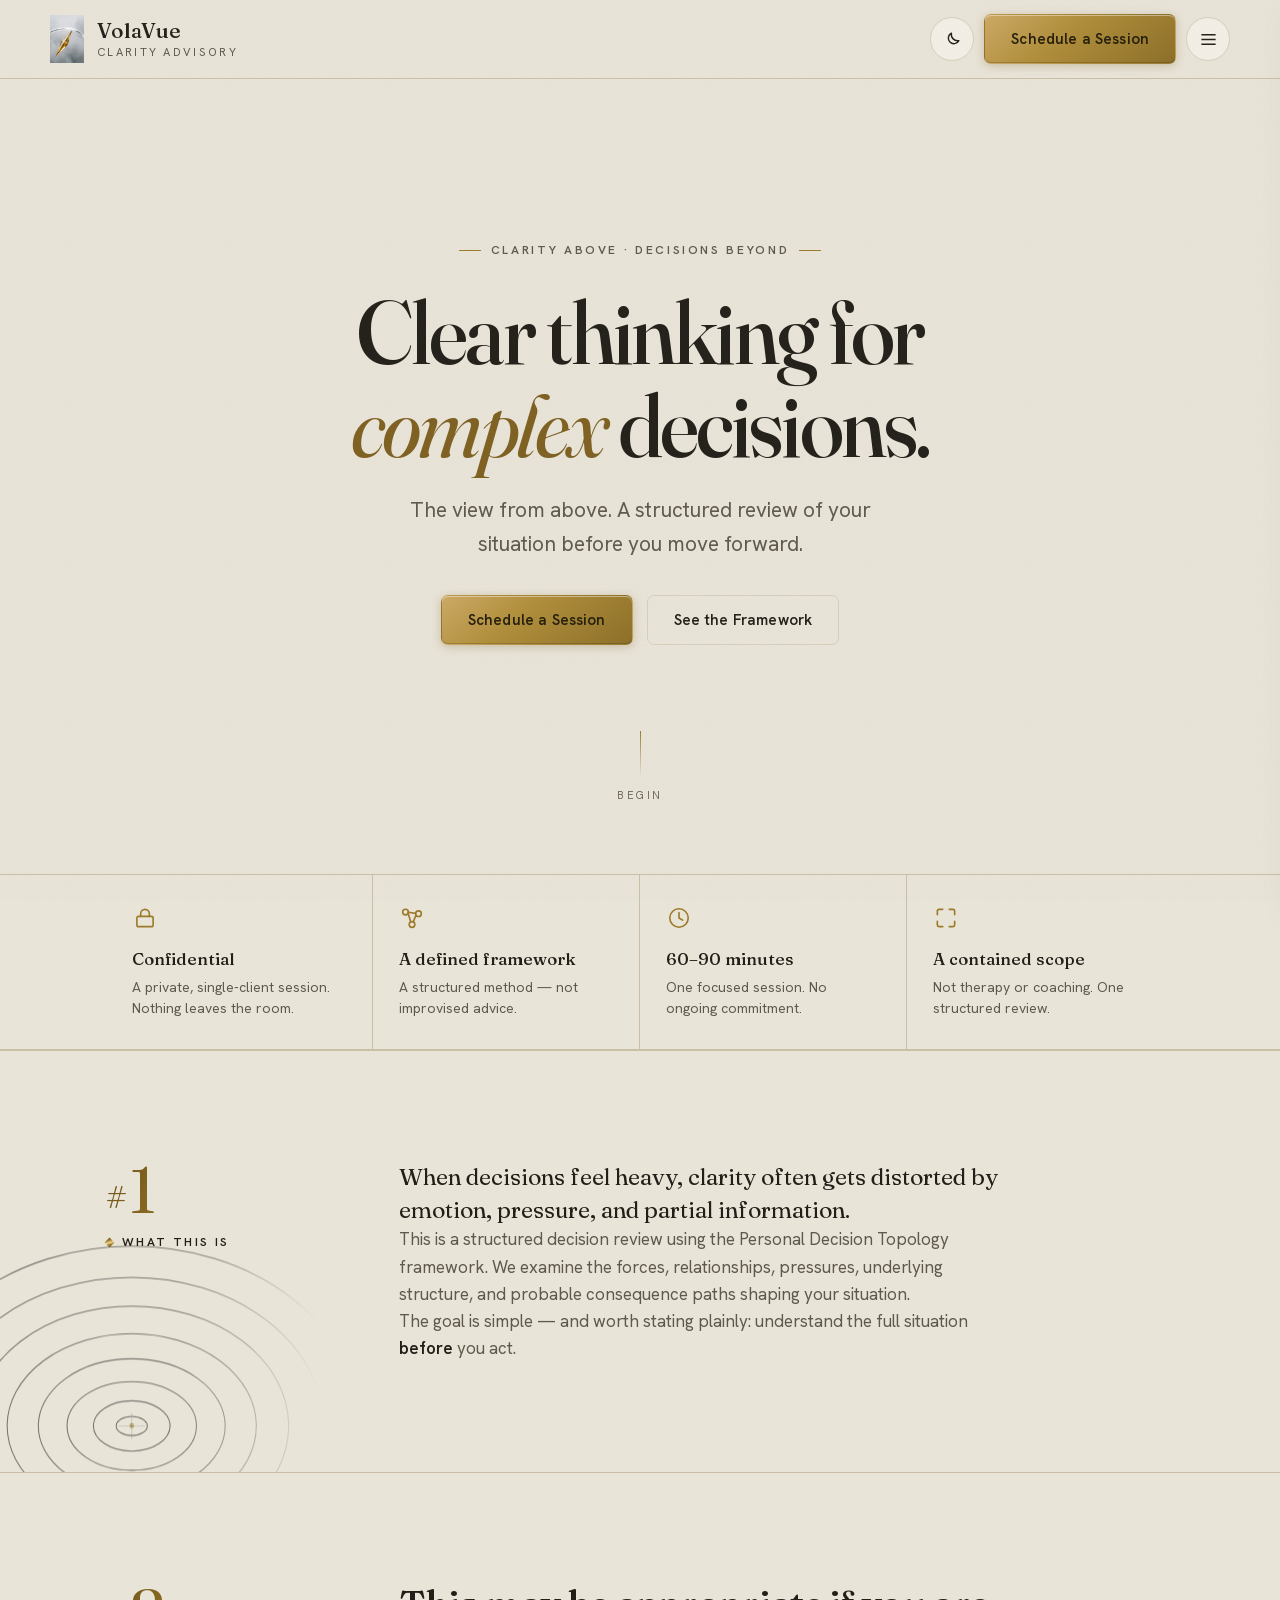
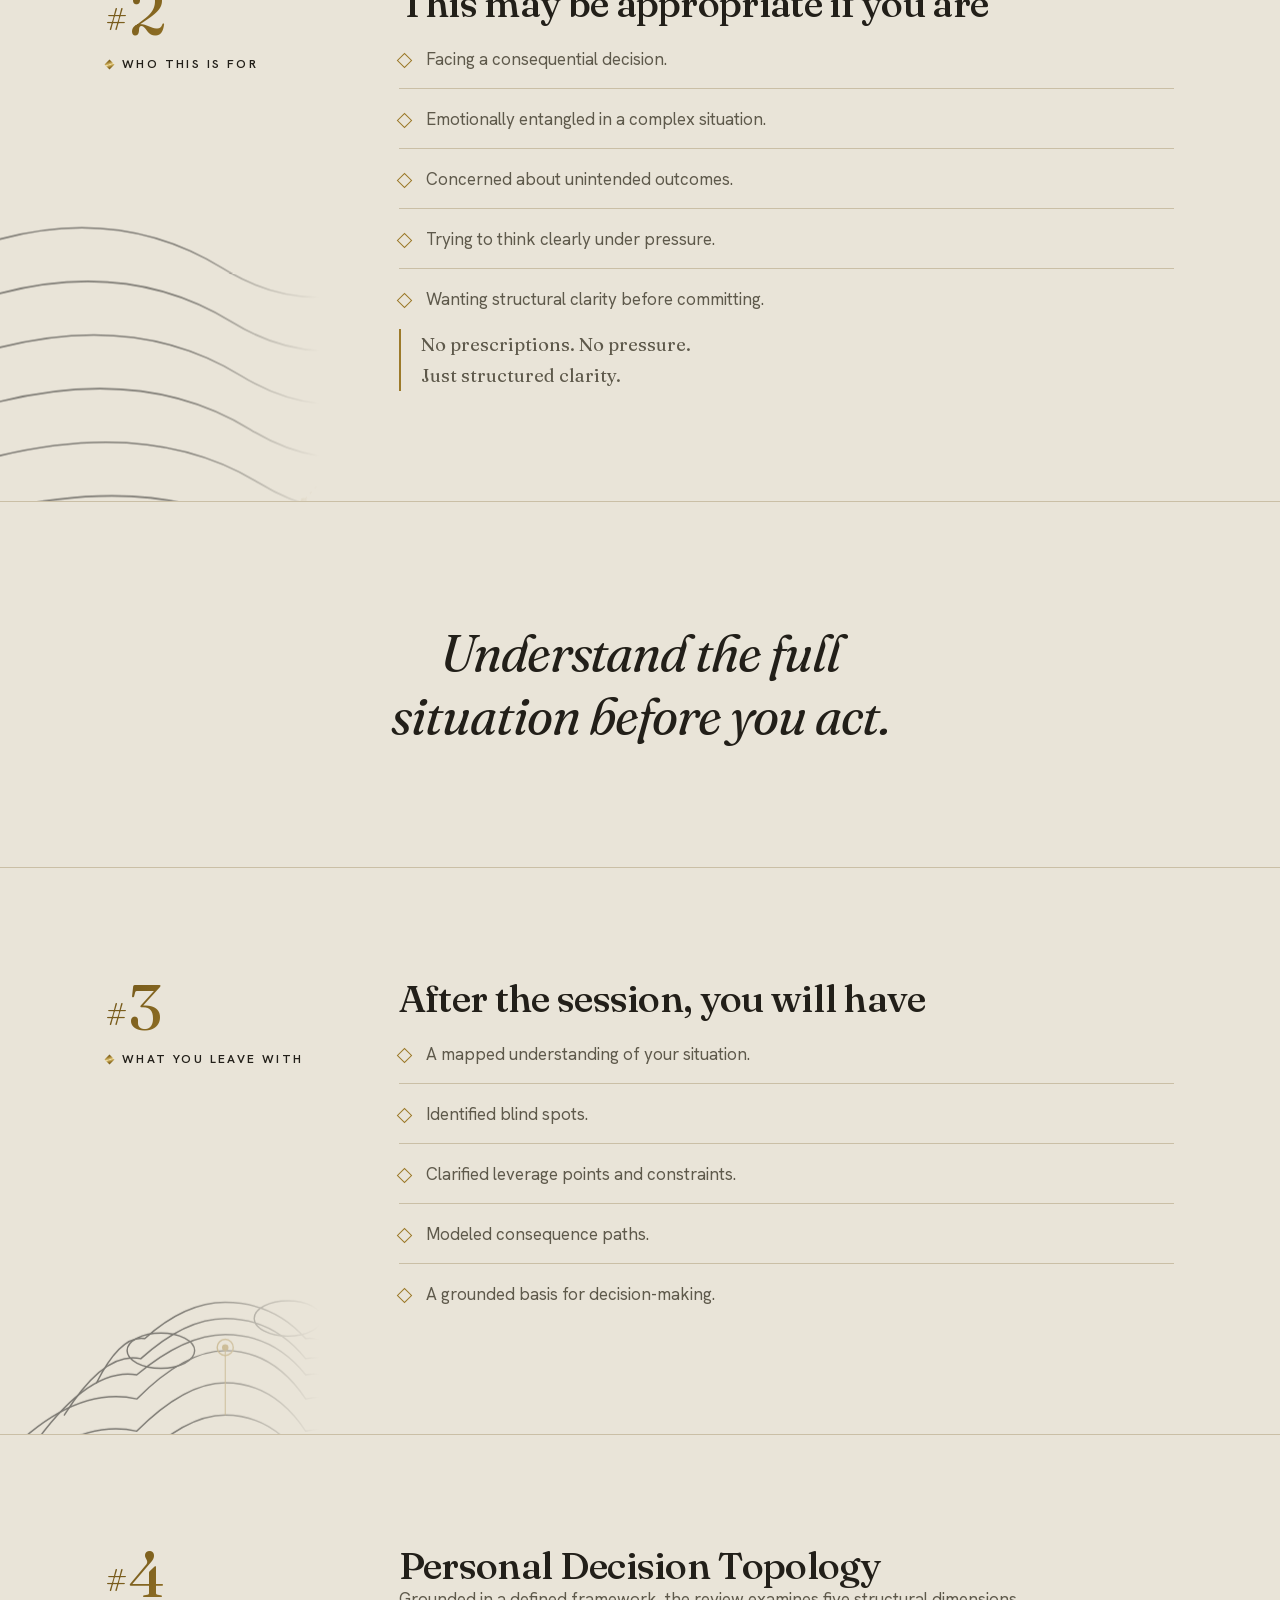
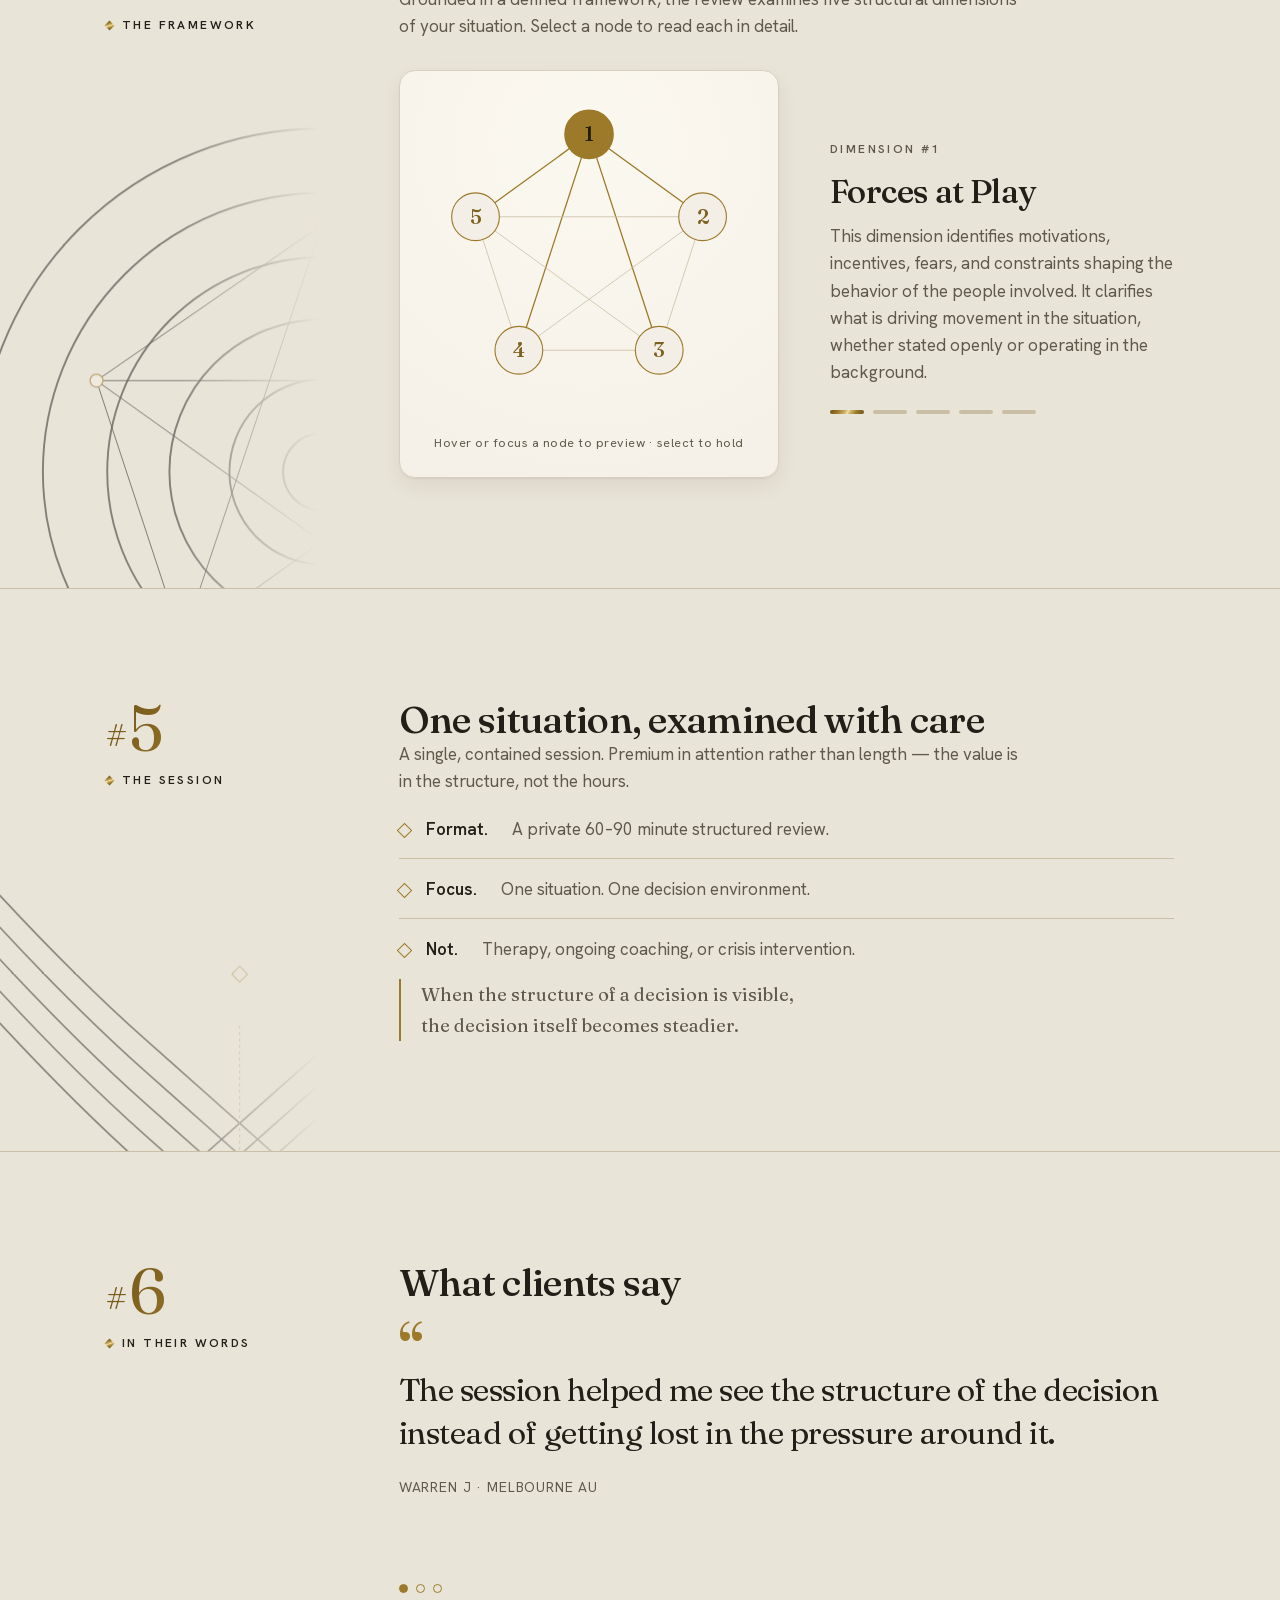
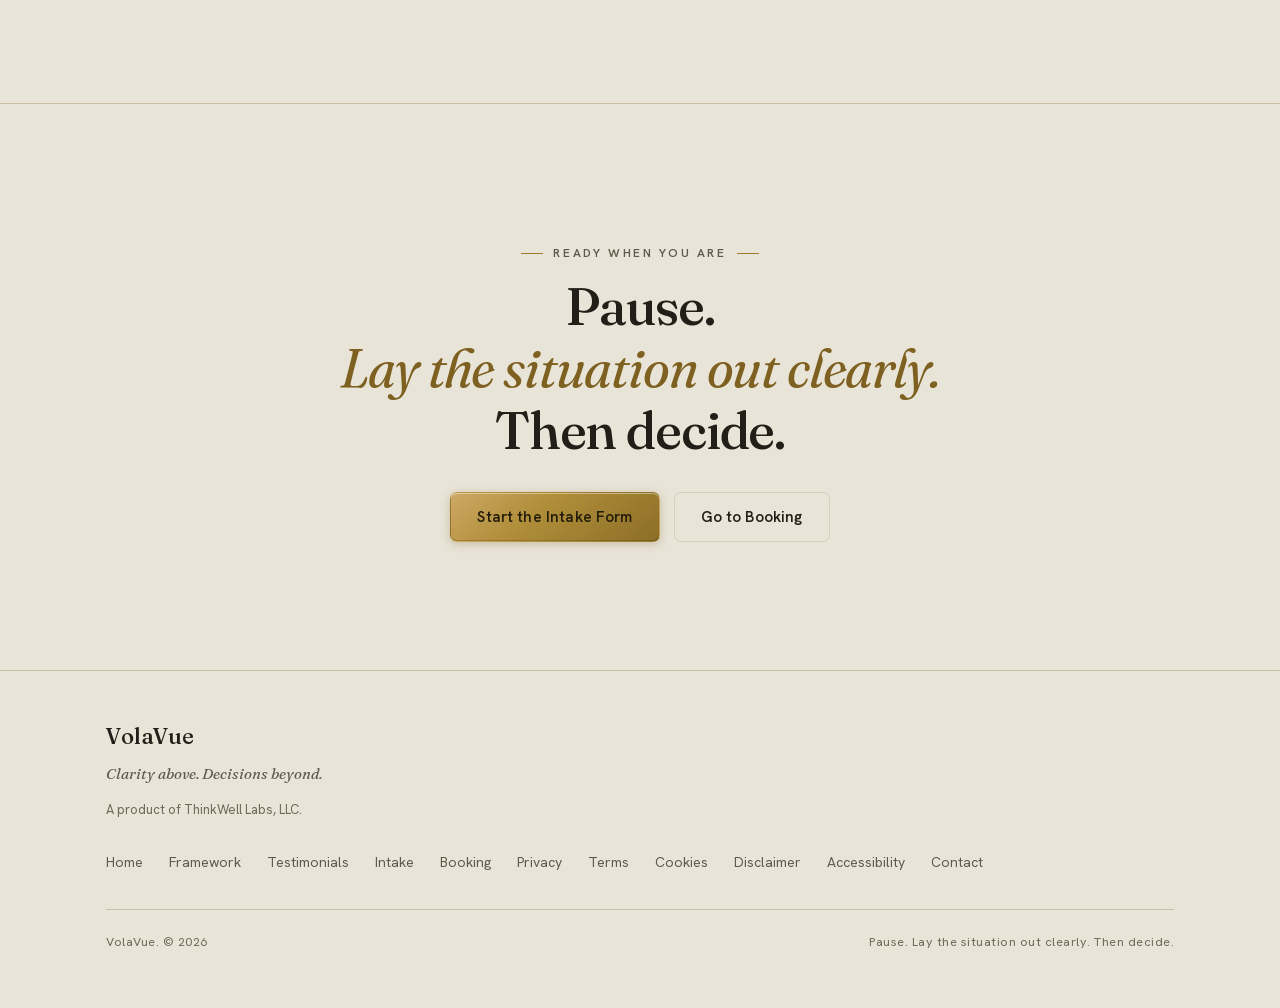
<file: assets/index.html>
<!DOCTYPE html>
<html lang="en">
<head>
<meta charset="utf-8">
<meta name="viewport" content="width=device-width, initial-scale=1">
<title>VolaVue — Clarity above. Decisions beyond.</title>
<meta name="description" content="Clarity above. Decisions beyond. VolaVue is a structured review of your situation — the view from above — before you move forward.">
<link rel="canonical" href="https://volavue.fyi/">
<meta property="og:type" content="website">
<meta property="og:site_name" content="VolaVue">
<meta property="og:url" content="https://volavue.fyi/">
<meta property="og:title" content="VolaVue — Clarity above. Decisions beyond.">
<meta property="og:description" content="The view from above. A structured review of your situation before you move forward.">
<meta property="og:image" content="https://volavue.fyi/volavuelogo.png">
<meta name="twitter:card" content="summary">
<meta name="twitter:title" content="VolaVue — Clarity above. Decisions beyond.">
<meta name="twitter:description" content="The view from above. A structured review before you move forward.">
<meta name="twitter:image" content="https://volavue.fyi/volavuelogo.png">
<link rel="icon" type="image/svg+xml" href="favicon.svg">
<link rel="stylesheet" href="fonts/fonts.css">
<script>document.documentElement.classList.add('js')</script>
<style>
/* ---- Design tokens ------------------------------------------------------ */
:root{
  --bg:#e9e4d8; --surface:#f3efe6; --surface-2:#fbf8f0;
  --text:#221f19; --muted:#5e594b; --soft:#6f6857;
  --border:#d6cfbc; --line:#cabfa6;
  --accent:#7e6020;
  --gold:#9c7a2a;
  --metal:linear-gradient(118deg,#6e5318 0%,#9c7a2a 24%,#d8bd72 47%,#f4e6af 52%,#d8bd72 57%,#9c7a2a 76%,#6e5318 100%);
  --btn:linear-gradient(140deg,#cda964 0%,#b08e3a 40%,#8c6e26 100%);
  --btn-text:#241d09;
  --ring:rgba(150,118,40,.6);
  --shadow:0 1px 2px rgba(40,33,15,.05),0 16px 40px rgba(40,33,15,.10);
  --shadow-sm:0 1px 2px rgba(40,33,15,.06),0 8px 20px rgba(40,33,15,.07);
}
:root.dark{
  --bg:#15140e; --surface:#1e1c14; --surface-2:#26231a;
  --text:#f0ebdd; --muted:#a79f8a; --soft:#7d7763;
  --border:#3a3526; --line:#332f22;
  --accent:#d9bd71;
  --gold:#cda85c;
  --metal:linear-gradient(118deg,#8a6a28 0%,#b9923a 22%,#e8cf8a 47%,#fbf3d4 52%,#e8cf8a 57%,#b9923a 78%,#8a6a28 100%);
  --btn:linear-gradient(140deg,#eccd86 0%,#c9a85a 42%,#a4843c 100%);
  --btn-text:#1b1607;
  --ring:rgba(222,184,98,.62);
  --shadow:0 1px 2px rgba(0,0,0,.32),0 18px 44px rgba(0,0,0,.46);
  --shadow-sm:0 1px 2px rgba(0,0,0,.3),0 10px 22px rgba(0,0,0,.34);
}

/* ---- Base -------------------------------------------------------------- */
*{box-sizing:border-box}
html{scroll-behavior:smooth}
main,.sec{scroll-margin-top:84px}
body{
  margin:0;background:var(--bg);color:var(--text);
  font-family:'Hanken Grotesk',system-ui,Arial,sans-serif;
  font-size:17px;line-height:1.6;-webkit-font-smoothing:antialiased;
  text-rendering:optimizeLegibility;overflow-x:hidden;
}
a{color:inherit;text-decoration:none}
button{font:inherit;color:inherit;cursor:pointer}
img,svg{display:block;max-width:100%}
::selection{background:rgba(156,122,42,.26)}

/* faint film-grain for depth */
body::after{
  content:"";position:fixed;inset:0;z-index:9999;pointer-events:none;opacity:.045;
  background-image:url("data:image/svg+xml;utf8,<svg xmlns='http://www.w3.org/2000/svg' width='160' height='160'><filter id='n'><feTurbulence type='fractalNoise' baseFrequency='0.82' numOctaves='2' stitchTiles='stitch'/></filter><rect width='100%25' height='100%25' filter='url(%23n)'/></svg>");
}

.wrap{max-width:1180px;margin:0 auto;padding:0 clamp(20px,5vw,56px)}
.measure{max-width:62ch}

/* ---- Type -------------------------------------------------------------- */
h1,h2,h3,.display{
  font-family:'Fraunces','Hanken Grotesk',Georgia,serif;
  font-weight:500;font-optical-sizing:auto;letter-spacing:-.018em;
  line-height:1.08;margin:0;
}
.eyebrow{
  font-size:12px;font-weight:600;letter-spacing:.22em;text-transform:uppercase;
  color:var(--muted);display:inline-flex;align-items:center;gap:10px;
}
.eyebrow::before{content:"";width:22px;height:1px;background:var(--gold)}
.eyebrow.center::after{content:"";width:22px;height:1px;background:var(--gold)}

/* metallic gold text — used only at display sizes (AA-safe by size) */
.metal{
  background:var(--metal);background-size:230% auto;
  -webkit-background-clip:text;background-clip:text;
  -webkit-text-fill-color:transparent;color:transparent;
  animation:sheen 8s linear infinite;
}
@keyframes sheen{to{background-position:230% center}}

/* ---- Header ------------------------------------------------------------ */
.hdr{
  position:sticky;top:0;z-index:50;
  background:var(--bg);
  background:color-mix(in srgb,var(--bg) 88%,transparent);
  backdrop-filter:blur(9px);-webkit-backdrop-filter:blur(9px);
  border-bottom:1px solid var(--line);
}
.hdr-in{display:flex;align-items:center;justify-content:space-between;gap:18px;padding:14px 0}
.brand{display:flex;align-items:center;gap:13px;min-width:0}
.brand img{width:34px;height:auto}
.brand-tx{display:flex;flex-direction:column;line-height:1}
.brand-tx b{font-family:'Fraunces',serif;font-weight:500;font-size:21px;letter-spacing:.005em}
.brand-tx span{font-size:11.5px;letter-spacing:.2em;text-transform:uppercase;color:var(--muted);margin-top:5px}
.nav{display:flex;align-items:center;gap:10px}
.icon-btn{
  width:44px;height:44px;border-radius:50%;border:1px solid var(--border);
  background:var(--surface);display:inline-grid;place-items:center;color:var(--text);
  transition:border-color .2s,background .2s,transform .2s;
}
.icon-btn:hover{border-color:var(--gold);transform:translateY(-1px)}
.icon-btn svg{width:19px;height:19px;stroke:currentColor;fill:none;stroke-width:1.8}

/* ---- Buttons ----------------------------------------------------------- */
.btn{
  display:inline-flex;align-items:center;justify-content:center;gap:9px;
  min-height:50px;padding:0 26px;border-radius:7px;font-size:15px;font-weight:600;
  letter-spacing:.01em;border:1px solid transparent;transition:transform .2s,box-shadow .2s,border-color .2s,background .2s;
}
.btn:active{transform:translateY(1px)}
.btn-gold{
  position:relative;overflow:hidden;background:var(--btn);color:var(--btn-text);
  box-shadow:0 2px 10px rgba(120,90,20,.28),inset 0 1px 0 rgba(255,255,255,.42),inset 0 -1px 0 rgba(0,0,0,.16);
}
.btn-gold:hover{transform:translateY(-2px);box-shadow:0 8px 22px rgba(120,90,20,.34),inset 0 1px 0 rgba(255,255,255,.5),inset 0 -1px 0 rgba(0,0,0,.18)}
.btn-gold::after{
  content:"";position:absolute;inset:0;
  background:linear-gradient(108deg,transparent 32%,rgba(255,255,255,.62) 48%,transparent 60%);
  transform:translateX(-130%);transition:transform .8s cubic-bezier(.2,.7,.2,1);
}
.btn-gold:hover::after{transform:translateX(130%)}
.btn-ghost{background:transparent;border-color:var(--border);color:var(--text)}
.btn-ghost:hover{border-color:var(--gold);transform:translateY(-2px);background:var(--surface)}

/* ---- Side menu --------------------------------------------------------- */
#overlay{position:fixed;inset:0;background:rgba(10,9,5,.46);z-index:60;opacity:0;visibility:hidden;transition:opacity .28s}
#overlay.on{opacity:1;visibility:visible}
#sideMenu{
  position:fixed;top:0;right:-340px;width:320px;max-width:86vw;height:100%;z-index:70;
  background:var(--surface);border-left:1px solid var(--border);box-shadow:var(--shadow);
  transition:right .32s cubic-bezier(.4,0,.15,1);padding:26px 28px;
}
#sideMenu.on{right:0}
.menu-top{display:flex;align-items:center;justify-content:space-between;margin-bottom:26px}
.menu-top b{font-family:'Fraunces',serif;font-weight:500;font-size:19px}
#sideMenu nav{display:flex;flex-direction:column}
#sideMenu nav a{
  font-family:'Fraunces',serif;font-size:21px;padding:13px 0;
  border-bottom:1px solid var(--line);transition:color .2s,padding-left .2s;
}
#sideMenu nav a:last-child{border-bottom:0}
#sideMenu nav a:hover{color:var(--accent);padding-left:8px}

/* ---- Hero -------------------------------------------------------------- */
.hero{text-align:center;padding:clamp(70px,12vw,150px) 0 clamp(40px,6vw,70px);position:relative}
.hero .eyebrow{margin-bottom:26px}
.hero h1{
  font-size:clamp(2rem,8vw,5.5rem);font-weight:500;letter-spacing:-.03em;line-height:1.05;
  max-width:15ch;margin:0 auto 22px;
}
.hero h1 em{font-style:italic;font-weight:400;color:var(--accent)}
.hero-sub{font-size:clamp(1.08rem,1.7vw,1.32rem);color:var(--muted);max-width:40ch;margin:0 auto 34px}
.actions{display:flex;gap:14px;justify-content:center;flex-wrap:wrap}
.scroll-cue{margin-top:clamp(46px,7vw,86px);display:flex;flex-direction:column;align-items:center;gap:10px;color:var(--soft)}
.scroll-cue span{font-size:11px;letter-spacing:.24em;text-transform:uppercase}
.scroll-cue i{width:1px;height:46px;background:linear-gradient(var(--gold),transparent)}

/* ---- Trust row --------------------------------------------------------- */
.trust{border-top:1px solid var(--line);border-bottom:1px solid var(--line)}
.trust-grid{display:grid;grid-template-columns:repeat(4,1fr)}
.trust-cell{padding:30px clamp(14px,2vw,26px);border-right:1px solid var(--line)}
.trust-cell:last-child{border-right:0}
.trust-cell svg{width:26px;height:26px;stroke:var(--gold);fill:none;stroke-width:1.5;stroke-linecap:round;stroke-linejoin:round;margin-bottom:14px}
.trust-cell b{display:block;font-family:'Fraunces',serif;font-weight:500;font-size:17px;margin-bottom:5px}
.trust-cell p{margin:0;font-size:14px;color:var(--muted);line-height:1.5}
.trust-cell:nth-child(2){transition-delay:.07s}
.trust-cell:nth-child(3){transition-delay:.14s}
.trust-cell:nth-child(4){transition-delay:.21s}

/* ---- Editorial sections ------------------------------------------------ */
.sec{border-top:1px solid var(--line);padding:clamp(56px,9vw,110px) 0;position:relative;overflow:hidden}
.sec-grid{position:relative;z-index:1;display:grid;grid-template-columns:minmax(0,216px) minmax(0,1fr);gap:clamp(28px,6vw,84px)}
.sec-head{position:relative}

/* parallax aerial-map background — confined to the left gutter behind the numeral */
.sec-bg{
  position:absolute;left:0;top:-14%;height:128%;
  width:min(34vw,320px);
  background-repeat:no-repeat;background-position:left center;background-size:cover;
  color:#3e3826;
  opacity:.55;
  pointer-events:none;z-index:0;
  will-change:transform;
  mask-image:linear-gradient(to right,#000 0%,#000 55%,transparent 100%);
  -webkit-mask-image:linear-gradient(to right,#000 0%,#000 55%,transparent 100%);
}
:root.dark .sec-bg{color:#cfc6ad;opacity:.42}
@media (max-width:860px){.sec-bg{display:none}}

.sec-num{font-family:'Fraunces',serif;font-size:clamp(3rem,5vw,4.3rem);font-weight:400;line-height:.9;display:block}
.sec-num .hash{font-size:.5em;vertical-align:.16em;margin-right:.06em;letter-spacing:0}
.sec-kicker{
  display:block;margin-top:14px;font-size:12px;font-weight:600;
  letter-spacing:.2em;text-transform:uppercase;color:var(--text);
}
.sec-kicker::before{content:"";display:inline-block;width:7px;height:7px;margin-right:9px;
  background:var(--metal);transform:rotate(45deg)}
.sec-body>*+*{margin-top:18px}
.sec-body h2{font-size:clamp(1.7rem,3vw,2.5rem);font-weight:500}
.sec-body p{color:var(--muted);margin:0}
.sec-body p.lead{font-size:clamp(1.15rem,1.9vw,1.45rem);color:var(--text);font-family:'Fraunces',serif;font-weight:400;line-height:1.4}
.sec-body strong{color:var(--text);font-weight:600}

/* list */
.dlist{list-style:none;margin:6px 0 0;padding:0;display:grid;gap:2px}
.dlist li{display:flex;gap:16px;padding:15px 0;border-bottom:1px solid var(--line);color:var(--muted)}
.dlist li:last-child{border-bottom:0}
.dlist li::before{
  content:"";flex:none;width:9px;height:9px;margin-top:9px;border:1px solid var(--gold);
  transform:rotate(45deg);
}
.note{
  margin-top:24px;font-family:'Fraunces',serif;font-size:1.15rem;line-height:1.7;
  color:var(--text);padding-left:20px;border-left:2px solid var(--gold);
}

/* pull quote */
.pull{border-top:1px solid var(--line);text-align:center;padding:clamp(60px,10vw,120px) 0}
.pull blockquote{
  font-family:'Fraunces',serif;font-weight:400;font-style:italic;
  font-size:clamp(1.8rem,4.4vw,3.2rem);line-height:1.22;letter-spacing:-.02em;
  max-width:18ch;margin:0 auto;
}

/* ---- Framework / topology --------------------------------------------- */
.fw{display:grid;grid-template-columns:1.05fr .95fr;gap:clamp(26px,4vw,56px);align-items:center;margin-top:30px}
.fw-stage{
  position:relative;border:1px solid var(--border);border-radius:16px;
  background:radial-gradient(120% 110% at 50% 18%,var(--surface-2),var(--surface));
  box-shadow:var(--shadow-sm);padding:14px;
}
.fw-stage svg{width:100%;height:auto}
.fw-hint{text-align:center;font-size:12.5px;color:var(--soft);letter-spacing:.04em;padding:4px 0 10px}

.vv-edge{stroke:var(--line);stroke-width:1;transition:stroke .25s,stroke-width .25s,opacity .25s}
.vv-edge.lit{stroke:var(--gold);stroke-width:1.6;opacity:1}
.vv-node{cursor:pointer;-webkit-tap-highlight-color:transparent}
.vv-node circle.disc{
  fill:var(--surface);stroke:var(--gold);stroke-width:1.4;
  transition:fill .25s,stroke-width .25s,transform .28s cubic-bezier(.34,1.4,.5,1);
  transform-box:fill-box;transform-origin:center;
}
.vv-node text{
  font-family:'Fraunces',serif;font-size:26px;font-weight:500;
  fill:var(--accent);transition:fill .25s;
}
.vv-node:hover circle.disc,.vv-node.preview circle.disc{stroke-width:2.4;transform:scale(1.08)}
.vv-node.active circle.disc{fill:var(--gold);stroke-width:2.4}
.vv-node.active text{fill:var(--btn-text)}
.vv-node:focus{outline:none}
.vv-node:focus-visible circle.ring{opacity:1}
.vv-node circle.ring{
  fill:none;stroke:var(--ring);stroke-width:1.4;stroke-dasharray:3 4;opacity:0;
  transition:opacity .2s;
}

.fw-panel{align-self:stretch;display:flex;flex-direction:column;justify-content:center}
.fw-panel .p-num{font-size:12px;font-weight:600;letter-spacing:.2em;text-transform:uppercase;color:var(--muted)}
.fw-panel h3{font-size:clamp(1.5rem,2.6vw,2.1rem);font-weight:500;margin:12px 0 14px}
.fw-panel p{color:var(--muted);margin:0}
.fw-fade{transition:opacity .3s,transform .3s}
.fw-fade.swap{opacity:0;transform:translateY(6px)}
.fw-dots{display:flex;gap:9px;margin-top:24px}
.fw-dots button{
  width:34px;height:4px;border-radius:2px;border:0;padding:0;background:var(--line);
  transition:background .25s;
}
.fw-dots button[aria-current="true"]{background:var(--metal)}

/* ---- Testimonials ------------------------------------------------------ */
.quote-wrap{margin-top:30px;position:relative;min-height:220px}
.tcard{position:absolute;inset:0;opacity:0;visibility:hidden;transition:opacity .6s;display:flex;flex-direction:column;justify-content:center}
.tcard.on{opacity:1;visibility:visible;position:relative}
.tmark{font-family:'Fraunces',serif;font-size:4.5rem;line-height:.5;height:34px;color:var(--gold)}
.tcard blockquote{
  font-family:'Fraunces',serif;font-weight:400;font-size:clamp(1.35rem,2.7vw,2rem);
  line-height:1.35;letter-spacing:-.015em;margin:0;
}
.tcard cite{display:block;margin-top:22px;font-style:normal;font-size:14px;
  letter-spacing:.06em;text-transform:uppercase;color:var(--muted)}
.tdots{display:flex;gap:8px;margin-top:30px}
.tdots button{width:9px;height:9px;border-radius:50%;border:1px solid var(--gold);background:transparent;padding:0;transition:background .25s}
.tdots button[aria-current="true"]{background:var(--gold)}

/* ---- Closing CTA ------------------------------------------------------- */
.close-cta{border-top:1px solid var(--line);text-align:center;padding:clamp(64px,11vw,128px) 0}
.close-cta .lines{font-family:'Fraunces',serif;font-size:clamp(1.9rem,4.6vw,3.3rem);line-height:1.18;font-weight:500;letter-spacing:-.022em;margin-bottom:30px}
.close-cta .lines span{display:block}
.close-cta .lines span:nth-child(2){color:var(--accent);font-style:italic;font-weight:400}

/* ---- Footer ------------------------------------------------------------ */
.ft{border-top:1px solid var(--line);padding:48px 0 56px}
.ft-grid{display:flex;justify-content:space-between;gap:30px;flex-wrap:wrap;align-items:flex-start}
.ft-brand b{font-family:'Fraunces',serif;font-weight:500;font-size:22px}
.ft-brand p{margin:8px 0 0;color:var(--muted);font-size:14px;max-width:34ch}
.ft-nav{display:flex;gap:26px;flex-wrap:wrap}
.ft-nav a{font-size:14px;color:var(--muted);transition:color .2s}
.ft-nav a:hover{color:var(--accent)}
.ft-base{margin-top:36px;padding-top:22px;border-top:1px solid var(--line);
  display:flex;justify-content:space-between;gap:14px;flex-wrap:wrap;font-size:12.5px;color:var(--soft);letter-spacing:.04em}

/* ---- Reveal animation -------------------------------------------------- */
.js .reveal{opacity:0;transform:translateY(20px);transition:opacity .8s ease,transform .8s cubic-bezier(.2,.7,.2,1)}
.js .reveal.in{opacity:1;transform:none}
@keyframes rise{from{opacity:0;transform:translateY(18px)}to{opacity:1;transform:none}}
.hero .eyebrow,.hero h1,.hero-sub,.hero .actions,.hero .scroll-cue{animation:rise .9s both}
.hero h1{animation-delay:.08s}
.hero-sub{animation-delay:.16s}
.hero .actions{animation-delay:.24s}
.hero .scroll-cue{animation-delay:.4s}

/* ---- Responsive -------------------------------------------------------- */
@media (max-width:860px){
  .sec-grid{grid-template-columns:1fr;gap:22px}
  .sec-num{font-size:3.2rem}
  .trust-grid{grid-template-columns:1fr 1fr}
  .trust-cell:nth-child(2){border-right:0}
  .trust-cell:nth-child(1),.trust-cell:nth-child(2){border-bottom:1px solid var(--line)}
  .fw{grid-template-columns:1fr;gap:8px}
}
@media (max-width:540px){
  body{font-size:16px}
  .trust-grid{grid-template-columns:1fr}
  .trust-cell{border-right:0;border-bottom:1px solid var(--line)}
  .trust-cell:last-child{border-bottom:0}
}

/* ---- Reduced motion ---------------------------------------------------- */
@media (max-width:640px){
  .hdr .btn-gold{display:none}
}

@media (prefers-reduced-motion:reduce){
  html{scroll-behavior:auto}
  *,*::before,*::after{animation-duration:.001ms!important;animation-iteration-count:1!important;transition-duration:.001ms!important}
  .reveal{opacity:1!important;transform:none!important}
  .metal{animation:none}
}
</style>
</head>
<body>

<header class="hdr">
  <div class="wrap hdr-in">
    <a class="brand" href="#top" aria-label="VolaVue home">
      <img src="volavuelogo.png" alt="">
      <span class="brand-tx"><b>VolaVue</b><span>Clarity advisory</span></span>
    </a>
    <nav class="nav">
      <button class="icon-btn" id="themeToggle" type="button" aria-label="Toggle light and dark mode">
        <svg id="themeIcon" viewBox="0 0 24 24" aria-hidden="true"></svg>
      </button>
      <a class="btn btn-gold" href="booking.html">Schedule a Session</a>
      <button class="icon-btn" id="menuToggle" type="button" aria-label="Open menu" aria-expanded="false">
        <svg viewBox="0 0 24 24" aria-hidden="true"><path d="M3 6h18M3 12h18M3 18h18"/></svg>
      </button>
    </nav>
  </div>
</header>

<div id="overlay"></div>
<aside id="sideMenu" aria-label="Site menu" aria-hidden="true">
  <div class="menu-top">
    <b>Menu</b>
    <button class="icon-btn" id="menuClose" type="button" aria-label="Close menu">
      <svg viewBox="0 0 24 24" aria-hidden="true"><path d="M6 6l12 12M18 6L6 18"/></svg>
    </button>
  </div>
  <nav>
    <a href="#top">Home</a>
    <a href="#framework">Framework</a>
    <a href="#testimonials">Testimonials</a>
    <a href="intake.html">Intake</a>
    <a href="booking.html">Booking</a>
  </nav>
</aside>

<main id="top">

  <!-- Hero -->
  <section class="hero">
    <div class="wrap">
      <p class="eyebrow center">Clarity above &middot; Decisions beyond</p>
      <h1>Clear thinking for <em>complex</em> decisions.</h1>
      <p class="hero-sub">The view from above. A structured review of your situation before you move forward.</p>
      <div class="actions">
        <a class="btn btn-gold" href="booking.html">Schedule a Session</a>
        <a class="btn btn-ghost" href="#framework">See the Framework</a>
      </div>
      <div class="scroll-cue" aria-hidden="true"><i></i><span>Begin</span></div>
    </div>
  </section>

  <!-- Trust row -->
  <section class="trust">
    <div class="wrap">
      <div class="trust-grid">
        <div class="trust-cell reveal">
          <svg viewBox="0 0 24 24" aria-hidden="true"><rect x="4.5" y="10.5" width="15" height="9.5" rx="1.6"/><path d="M8 10.5V8a4 4 0 0 1 8 0v2.5"/></svg>
          <b>Confidential</b>
          <p>A private, single-client session. Nothing leaves the room.</p>
        </div>
        <div class="trust-cell reveal">
          <svg viewBox="0 0 24 24" aria-hidden="true"><circle cx="6" cy="6.5" r="2.6"/><circle cx="18" cy="8" r="2.6"/><circle cx="12" cy="18" r="2.6"/><path d="M8.4 7.6 10.8 15.4M15.6 9.4 13.2 15.6M8.5 6.7l6.7 1"/></svg>
          <b>A defined framework</b>
          <p>A structured method — not improvised advice.</p>
        </div>
        <div class="trust-cell reveal">
          <svg viewBox="0 0 24 24" aria-hidden="true"><circle cx="12" cy="12" r="8.5"/><path d="M12 7v5l3.4 2"/></svg>
          <b>60–90 minutes</b>
          <p>One focused session. No ongoing commitment.</p>
        </div>
        <div class="trust-cell reveal">
          <svg viewBox="0 0 24 24" aria-hidden="true"><path d="M9 4H5.5A1.5 1.5 0 0 0 4 5.5V9M15 4h3.5A1.5 1.5 0 0 1 20 5.5V9M9 20H5.5A1.5 1.5 0 0 1 4 18.5V15M15 20h3.5a1.5 1.5 0 0 0 1.5-1.5V15"/></svg>
          <b>A contained scope</b>
          <p>Not therapy or coaching. One structured review.</p>
        </div>
      </div>
    </div>
  </section>

  <!-- 01 What this is -->
  <section class="sec">
    <div class="sec-bg" style="background-image:url('img/topo-1.svg')"></div>
    <div class="wrap sec-grid">
      <div class="sec-head reveal">
        <span class="sec-num metal"><span class="hash">#</span>1</span>
        <span class="sec-kicker">What this is</span>
      </div>
      <div class="sec-body reveal measure">
        <p class="lead">When decisions feel heavy, clarity often gets distorted by emotion, pressure, and partial information.</p>
        <p>This is a structured decision review using the Personal Decision Topology framework. We examine the forces, relationships, pressures, underlying structure, and probable consequence paths shaping your situation.</p>
        <p>The goal is simple — and worth stating plainly: understand the full situation <strong>before</strong> you act.</p>
      </div>
    </div>
  </section>

  <!-- 02 Who this is for -->
  <section class="sec">
    <div class="sec-bg" style="background-image:url('img/topo-2.svg')"></div>
    <div class="wrap sec-grid">
      <div class="sec-head reveal">
        <span class="sec-num metal"><span class="hash">#</span>2</span>
        <span class="sec-kicker">Who this is for</span>
      </div>
      <div class="sec-body reveal">
        <h2>This may be appropriate if you are</h2>
        <ul class="dlist">
          <li>Facing a consequential decision.</li>
          <li>Emotionally entangled in a complex situation.</li>
          <li>Concerned about unintended outcomes.</li>
          <li>Trying to think clearly under pressure.</li>
          <li>Wanting structural clarity before committing.</li>
        </ul>
        <p class="note">No prescriptions. No pressure.<br>Just structured clarity.</p>
      </div>
    </div>
  </section>

  <!-- Pull quote -->
  <section class="pull">
    <div class="wrap">
      <blockquote class="reveal">Understand the full situation before you act.</blockquote>
    </div>
  </section>

  <!-- 03 What you leave with -->
  <section class="sec">
    <div class="sec-bg" style="background-image:url('img/topo-3.svg')"></div>
    <div class="wrap sec-grid">
      <div class="sec-head reveal">
        <span class="sec-num metal"><span class="hash">#</span>3</span>
        <span class="sec-kicker">What you leave with</span>
      </div>
      <div class="sec-body reveal">
        <h2>After the session, you will have</h2>
        <ul class="dlist">
          <li>A mapped understanding of your situation.</li>
          <li>Identified blind spots.</li>
          <li>Clarified leverage points and constraints.</li>
          <li>Modeled consequence paths.</li>
          <li>A grounded basis for decision-making.</li>
        </ul>
      </div>
    </div>
  </section>

  <!-- 04 Framework -->
  <section class="sec" id="framework">
    <div class="sec-bg" style="background-image:url('img/topo-4.svg')"></div>
    <div class="wrap sec-grid">
      <div class="sec-head reveal">
        <span class="sec-num metal"><span class="hash">#</span>4</span>
        <span class="sec-kicker">The framework</span>
      </div>
      <div class="sec-body reveal">
        <h2>Personal Decision Topology</h2>
        <p class="measure">Grounded in a defined framework, the review examines five structural dimensions of your situation. Select a node to read each in detail.</p>

        <div class="fw">
          <div class="fw-stage">
            <svg viewBox="0 0 440 432" role="group" aria-label="The five dimensions of Personal Decision Topology. Use arrow keys to move between nodes, Enter to select.">
              <g id="vvEdges" stroke-linecap="round">
                <line class="vv-edge" data-a="1" data-b="2" x1="220" y1="62" x2="362.7" y2="165.6"/>
                <line class="vv-edge" data-a="1" data-b="3" x1="220" y1="62" x2="308.2" y2="333.4"/>
                <line class="vv-edge" data-a="1" data-b="4" x1="220" y1="62" x2="131.8" y2="333.4"/>
                <line class="vv-edge" data-a="1" data-b="5" x1="220" y1="62" x2="77.3" y2="165.6"/>
                <line class="vv-edge" data-a="2" data-b="3" x1="362.7" y1="165.6" x2="308.2" y2="333.4"/>
                <line class="vv-edge" data-a="2" data-b="4" x1="362.7" y1="165.6" x2="131.8" y2="333.4"/>
                <line class="vv-edge" data-a="2" data-b="5" x1="362.7" y1="165.6" x2="77.3" y2="165.6"/>
                <line class="vv-edge" data-a="3" data-b="4" x1="308.2" y1="333.4" x2="131.8" y2="333.4"/>
                <line class="vv-edge" data-a="3" data-b="5" x1="308.2" y1="333.4" x2="77.3" y2="165.6"/>
                <line class="vv-edge" data-a="4" data-b="5" x1="131.8" y1="333.4" x2="77.3" y2="165.6"/>
              </g>
              <g id="vvNodes" font-family="Fraunces" text-anchor="middle">
                <g class="vv-node" data-i="1" tabindex="0" role="button" aria-label="Dimension 1, Forces at Play">
                  <circle class="ring" cx="220" cy="62" r="38"/><circle class="disc" cx="220" cy="62" r="30"/><text x="220" y="71">1</text>
                </g>
                <g class="vv-node" data-i="2" tabindex="0" role="button" aria-label="Dimension 2, Relational Dynamics">
                  <circle class="ring" cx="362.7" cy="165.6" r="38"/><circle class="disc" cx="362.7" cy="165.6" r="30"/><text x="362.7" y="174.6">2</text>
                </g>
                <g class="vv-node" data-i="3" tabindex="0" role="button" aria-label="Dimension 3, Active Pressures">
                  <circle class="ring" cx="308.2" cy="333.4" r="38"/><circle class="disc" cx="308.2" cy="333.4" r="30"/><text x="308.2" y="342.4">3</text>
                </g>
                <g class="vv-node" data-i="4" tabindex="0" role="button" aria-label="Dimension 4, Underlying Structure">
                  <circle class="ring" cx="131.8" cy="333.4" r="38"/><circle class="disc" cx="131.8" cy="333.4" r="30"/><text x="131.8" y="342.4">4</text>
                </g>
                <g class="vv-node" data-i="5" tabindex="0" role="button" aria-label="Dimension 5, Probable Consequence Paths">
                  <circle class="ring" cx="77.3" cy="165.6" r="38"/><circle class="disc" cx="77.3" cy="165.6" r="30"/><text x="77.3" y="174.6">5</text>
                </g>
              </g>
            </svg>
            <p class="fw-hint">Hover or focus a node to preview · select to hold</p>
          </div>

          <div class="fw-panel">
            <div class="fw-fade" id="fwFade" aria-live="polite">
              <span class="p-num" id="fwNum">Dimension #1</span>
              <h3 id="fwName">Forces at Play</h3>
              <p id="fwText">This dimension identifies motivations, incentives, fears, and constraints shaping the behavior of the people involved. It clarifies what is driving movement in the situation, whether stated openly or operating in the background.</p>
            </div>
            <div class="fw-dots" id="fwDots" aria-label="Choose a dimension"></div>
          </div>
        </div>
      </div>
    </div>
  </section>

  <!-- 05 The session -->
  <section class="sec">
    <div class="sec-bg" style="background-image:url('img/topo-5.svg')"></div>
    <div class="wrap sec-grid">
      <div class="sec-head reveal">
        <span class="sec-num metal"><span class="hash">#</span>5</span>
        <span class="sec-kicker">The session</span>
      </div>
      <div class="sec-body reveal">
        <h2>One situation, examined with care</h2>
        <p class="measure">A single, contained session. Premium in attention rather than length — the value is in the structure, not the hours.</p>
        <ul class="dlist">
          <li><strong>Format.</strong>&nbsp; A private 60–90 minute structured review.</li>
          <li><strong>Focus.</strong>&nbsp; One situation. One decision environment.</li>
          <li><strong>Not.</strong>&nbsp; Therapy, ongoing coaching, or crisis intervention.</li>
        </ul>
        <p class="note">When the structure of a decision is visible,<br>the decision itself becomes steadier.</p>
      </div>
    </div>
  </section>

  <!-- Testimonials -->
  <section class="sec" id="testimonials">
    <div class="sec-bg" style="background-image:url('img/topo-6.svg')"></div>
    <div class="wrap sec-grid">
      <div class="sec-head reveal">
        <span class="sec-num metal"><span class="hash">#</span>6</span>
        <span class="sec-kicker">In their words</span>
      </div>
      <div class="sec-body reveal">
        <h2>What clients say</h2>
        <div class="quote-wrap" id="tWrap">
          <div class="tcard on">
            <div class="tmark" aria-hidden="true">&ldquo;</div>
            <blockquote>The session helped me see the structure of the decision instead of getting lost in the pressure around it.</blockquote>
            <cite>Warren J · Melbourne AU</cite>
          </div>
          <div class="tcard">
            <div class="tmark" aria-hidden="true">&ldquo;</div>
            <blockquote>Clear, calm, and surprisingly practical. I left with a much better sense of what mattered.</blockquote>
            <cite>Ava M · Sydney AU</cite>
          </div>
          <div class="tcard">
            <div class="tmark" aria-hidden="true">&ldquo;</div>
            <blockquote>It gave me the clarity I needed to move forward with confidence.</blockquote>
            <cite>Daniel R · Melbourne AU</cite>
          </div>
        </div>
        <div class="tdots" id="tDots" aria-label="Testimonials"></div>
      </div>
    </div>
  </section>

  <!-- Closing CTA -->
  <section class="close-cta">
    <div class="wrap">
      <p class="eyebrow center reveal">Ready when you are</p>
      <div class="lines reveal">
        <span>Pause.</span>
        <span>Lay the situation out clearly.</span>
        <span>Then decide.</span>
      </div>
      <div class="actions reveal">
        <a class="btn btn-gold" href="intake.html">Start the Intake Form</a>
        <a class="btn btn-ghost" href="booking.html">Go to Booking</a>
      </div>
    </div>
  </section>

</main>

<footer class="ft">
  <div class="wrap">
    <div class="ft-grid">
      <div class="ft-brand">
        <b>VolaVue</b>
        <p style="font-family:'Fraunces',serif;font-style:italic;color:var(--muted);font-size:15px;margin:8px 0 0;max-width:36ch">Clarity above. Decisions beyond.</p>
        <p style="font-size:13px;color:var(--soft);margin:14px 0 0">A product of ThinkWell Labs, LLC.</p>
      </div>
      <nav class="ft-nav">
        <a href="#top">Home</a>
        <a href="#framework">Framework</a>
        <a href="#testimonials">Testimonials</a>
        <a href="intake.html">Intake</a>
        <a href="booking.html">Booking</a>
        <a href="privacy.html">Privacy</a>
        <a href="terms.html">Terms</a>
        <a href="cookies.html">Cookies</a>
        <a href="disclaimer.html">Disclaimer</a>
        <a href="accessibility.html">Accessibility</a>
        <a href="contact.html">Contact</a>
      </nav>
    </div>
    <div class="ft-base">
      <span>VolaVue. &copy; 2026</span>
      <span>Pause. Lay the situation out clearly. Then decide.</span>
    </div>
  </div>
</footer>

<script>
/* ---- Theme ------------------------------------------------------------- */
(function(){
  var root=document.documentElement,btn=document.getElementById('themeToggle'),icon=document.getElementById('themeIcon');
  var sun='<g fill="none" stroke="currentColor" stroke-width="1.8" stroke-linecap="round"><circle cx="12" cy="12" r="4.2"/><path d="M12 2.5v2.6M12 18.9v2.6M21.5 12h-2.6M5.1 12H2.5M18.7 5.3l-1.8 1.8M7.1 16.9l-1.8 1.8M18.7 18.7l-1.8-1.8M7.1 7.1 5.3 5.3"/></g>';
  var moon='<path fill="none" stroke="currentColor" stroke-width="1.8" stroke-linejoin="round" d="M20 13.4A8 8 0 0 1 10.6 4 7 7 0 1 0 20 13.4Z"/>';
  function set(mode){var d=mode==='dark';root.classList.toggle('dark',d);if(icon)icon.innerHTML=d?sun:moon;if(btn)btn.setAttribute('aria-label',d?'Switch to light mode':'Switch to dark mode');}
  var mq=window.matchMedia('(prefers-color-scheme: dark)');
  set(mq.matches?'dark':'light');
  mq.addEventListener('change',function(e){set(e.matches?'dark':'light');});
  btn&&btn.addEventListener('click',function(){set(root.classList.contains('dark')?'light':'dark');});
})();

/* ---- Side menu --------------------------------------------------------- */
(function(){
  var open=document.getElementById('menuToggle'),close=document.getElementById('menuClose'),
      menu=document.getElementById('sideMenu'),ov=document.getElementById('overlay');
  function show(o){
    menu.classList.toggle('on',o);ov.classList.toggle('on',o);
    menu.setAttribute('aria-hidden',o?'false':'true');
    open.setAttribute('aria-expanded',o?'true':'false');
    if(o)close.focus();else open.focus();
  }
  open.addEventListener('click',function(){show(true);});
  close.addEventListener('click',function(){show(false);});
  ov.addEventListener('click',function(){show(false);});
  menu.querySelectorAll('a').forEach(function(a){a.addEventListener('click',function(){show(false);});});
  document.addEventListener('keydown',function(e){if(e.key==='Escape'&&menu.classList.contains('on'))show(false);});
})();

/* ---- Interactive topology --------------------------------------------- */
(function(){
  var DIMS=[
    {n:'#1',name:'Forces at Play',text:'This dimension identifies motivations, incentives, fears, and constraints shaping the behavior of the people involved. It clarifies what is driving movement in the situation, whether stated openly or operating in the background.'},
    {n:'#2',name:'Relational Dynamics',text:'This dimension examines the structure between people: dependencies, asymmetries, obligations, alignments, and recurring patterns. It helps show where leverage, friction, or distortion may be entering the decision environment.'},
    {n:'#3',name:'Active Pressures',text:'This dimension looks at present-tense pressures affecting judgment and timing. These can include financial strain, deadlines, social expectations, emotional intensity, or external demands that compress the decision space.'},
    {n:'#4',name:'Underlying Structure',text:'This dimension focuses on what is not immediately visible but materially influential. It may include unspoken incentives, hidden conflicts, identity tensions, or systemic arrangements that shape outcomes beneath the surface.'},
    {n:'#5',name:'Probable Consequence Paths',text:'This dimension models how different choices are likely to unfold over time. It is used to clarify second-order effects, irreversible thresholds, and feedback loops before action is taken.'}
  ];
  var nodes=[].slice.call(document.querySelectorAll('.vv-node'));
  var edges=[].slice.call(document.querySelectorAll('.vv-edge'));
  var fade=document.getElementById('fwFade'),numEl=document.getElementById('fwNum'),
      nameEl=document.getElementById('fwName'),textEl=document.getElementById('fwText'),
      dotWrap=document.getElementById('fwDots');
  if(!nodes.length)return;
  var selected=1;

  function paint(i){
    nodes.forEach(function(g){
      var k=+g.dataset.i;
      g.classList.toggle('active',k===selected);
      g.classList.toggle('preview',k===i&&k!==selected);
      g.setAttribute('aria-pressed',k===selected?'true':'false');
    });
    edges.forEach(function(e){
      var on=(+e.dataset.a===i||+e.dataset.b===i);
      e.classList.toggle('lit',on);
    });
    [].slice.call(dotWrap.children).forEach(function(b,idx){
      b.setAttribute('aria-current',idx+1===selected?'true':'false');
    });
  }
  var pend;
  function render(i){
    var d=DIMS[i-1];
    fade.classList.add('swap');
    clearTimeout(pend);
    pend=setTimeout(function(){
      numEl.textContent='Dimension '+d.n;
      nameEl.textContent=d.name;
      textEl.textContent=d.text;
      fade.classList.remove('swap');
    },170);
  }
  function preview(i){paint(i);render(i);}
  function revert(){paint(selected);render(selected);}
  function select(i){selected=i;paint(selected);render(selected);}

  nodes.forEach(function(g){
    var i=+g.dataset.i;
    g.addEventListener('pointerenter',function(){if(matchMedia('(hover:hover)').matches)preview(i);});
    g.addEventListener('pointerleave',function(){if(matchMedia('(hover:hover)').matches)revert();});
    g.addEventListener('focus',function(){preview(i);});
    g.addEventListener('blur',function(){revert();});
    g.addEventListener('click',function(){select(i);});
    g.addEventListener('keydown',function(e){
      if(e.key==='Enter'||e.key===' '){e.preventDefault();select(i);}
      else if(e.key==='ArrowRight'||e.key==='ArrowDown'){e.preventDefault();nodes[i%5].focus();}
      else if(e.key==='ArrowLeft'||e.key==='ArrowUp'){e.preventDefault();nodes[(i+3)%5].focus();}
    });
  });

  DIMS.forEach(function(d,idx){
    var b=document.createElement('button');
    b.type='button';
    b.setAttribute('aria-label','Dimension '+d.n+', '+d.name);
    b.addEventListener('click',function(){select(idx+1);nodes[idx].focus();});
    dotWrap.appendChild(b);
  });

  numEl.textContent='Dimension '+DIMS[0].n;
  nameEl.textContent=DIMS[0].name;
  textEl.textContent=DIMS[0].text;
  paint(selected);
})();

/* ---- Testimonials carousel -------------------------------------------- */
(function(){
  var cards=[].slice.call(document.querySelectorAll('#tWrap .tcard')),
      dots=document.getElementById('tDots');
  if(!cards.length)return;
  var i=0,timer;
  function go(n){
    cards[i].classList.remove('on');
    i=(n+cards.length)%cards.length;
    cards[i].classList.add('on');
    [].slice.call(dots.children).forEach(function(d,x){d.setAttribute('aria-current',x===i?'true':'false');});
  }
  cards.forEach(function(_,x){
    var b=document.createElement('button');
    b.type='button';b.setAttribute('aria-label','Testimonial '+(x+1));
    b.addEventListener('click',function(){go(x);reset();});
    dots.appendChild(b);
  });
  dots.firstChild.setAttribute('aria-current','true');
  function reset(){clearInterval(timer);timer=setInterval(function(){go(i+1);},6500);}
  if(!matchMedia('(prefers-reduced-motion: reduce)').matches)reset();
})();

/* ---- Scroll reveal ----------------------------------------------------- */
(function(){
  var els=[].slice.call(document.querySelectorAll('.reveal'));
  if(matchMedia('(prefers-reduced-motion: reduce)').matches||!('IntersectionObserver'in window)){
    els.forEach(function(e){e.classList.add('in');});return;
  }
  var io=new IntersectionObserver(function(ents){
    ents.forEach(function(en){if(en.isIntersecting){en.target.classList.add('in');io.unobserve(en.target);}});
  },{threshold:.12,rootMargin:'0px 0px -8% 0px'});
  els.forEach(function(e){io.observe(e);});
})();

/* ---- Parallax aerial-map backgrounds ---------------------------------- */
(function(){
  if(matchMedia('(prefers-reduced-motion: reduce)').matches)return;
  var bgs=[].slice.call(document.querySelectorAll('.sec-bg'));
  if(!bgs.length||!('IntersectionObserver'in window))return;
  var visible=new Set();
  var raf=0;
  function update(){
    raf=0;
    var vh=window.innerHeight||document.documentElement.clientHeight;
    visible.forEach(function(el){
      var r=el.getBoundingClientRect();
      var center=r.top+r.height/2;
      var offset=(center-vh/2)*-0.18;
      el.style.transform='translate3d(0,'+offset.toFixed(1)+'px,0)';
    });
  }
  function schedule(){if(!raf)raf=requestAnimationFrame(update);}
  var io=new IntersectionObserver(function(ents){
    ents.forEach(function(en){
      if(en.isIntersecting)visible.add(en.target);else visible.delete(en.target);
    });
    schedule();
  },{rootMargin:'20% 0px 20% 0px'});
  bgs.forEach(function(b){io.observe(b);});
  window.addEventListener('scroll',schedule,{passive:true});
  window.addEventListener('resize',schedule);
  update();
})();
</script>
</body>
</html>
</file>
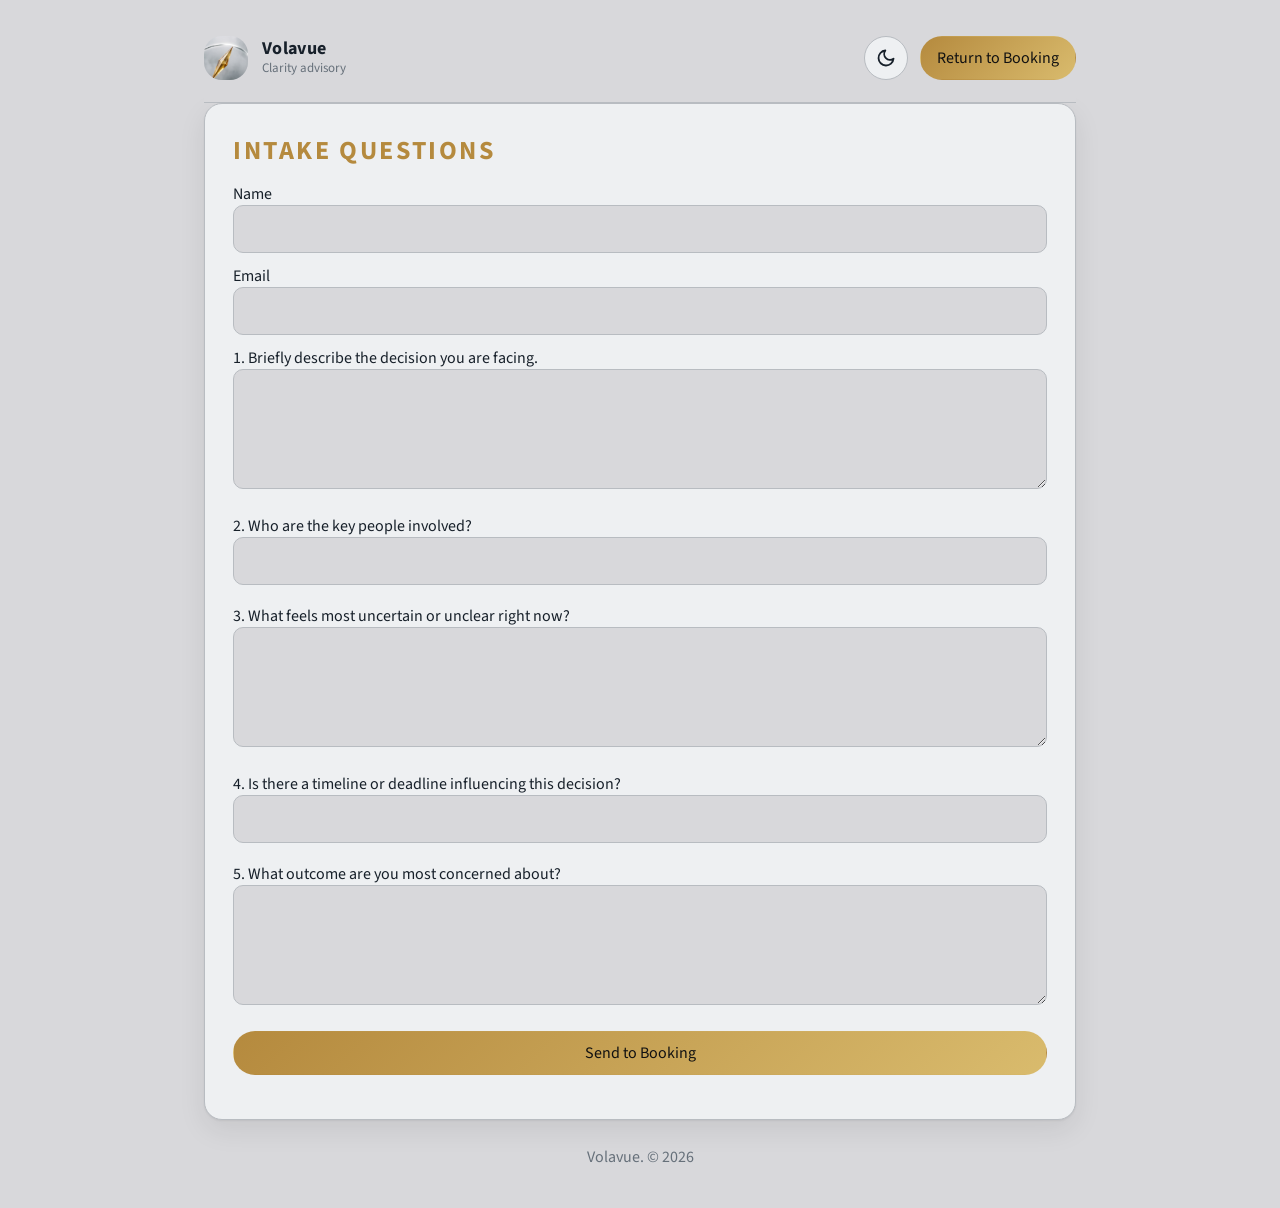
<file: backup intake form.html>
<!DOCTYPE html>
<html lang="en">
<head>
<link rel="preconnect" href="https://fonts.googleapis.com">
<link rel="preconnect" href="https://fonts.gstatic.com" crossorigin>
<link href="https://fonts.googleapis.com/css2?family=Source+Sans+3:wght@400;500;600;700&display=swap" rel="stylesheet">
<meta charset="utf-8">
<meta name="viewport" content="width=device-width, initial-scale=1">
<title>Volavue Intake</title>
<style>
:root{--bg:#d8d8db;--text:#17202a;--muted:#66707a;--surface:#eef0f2;--border:#b8bcc1;--accent:#b58a3e;--shadow:0 1px 2px rgba(0,0,0,.06),0 10px 28px rgba(0,0,0,.08)}
:root.dark{--bg:#101214;--text:#f2f0eb;--muted:#b8b2a7;--surface:#1a1b1d;--border:#4b4336;--accent:#d6b15c;--shadow:0 1px 2px rgba(0,0,0,.18),0 10px 28px rgba(0,0,0,.28)}
*{box-sizing:border-box}body{margin:0;font-family:'Source Sans 3',Arial,Helvetica,sans-serif;background:var(--bg);color:var(--text);-webkit-font-smoothing:antialiased}a{color:inherit;text-decoration:none}button,input,textarea{font:inherit}img,svg{display:block;max-width:100%}
.container{max-width:920px;margin:0 auto;padding:28px 24px 40px}.card{background:var(--surface);border:1px solid var(--border);border-radius:18px;padding:28px;box-shadow:var(--shadow)}.btn{display:inline-flex;align-items:center;justify-content:center;min-height:44px;padding:0 16px;border-radius:999px;border:1px solid var(--border);background:var(--surface);text-decoration:none;color:inherit}.primary{background:linear-gradient(135deg,var(--accent),#d9bb6d);border-color:transparent;color:#111}.section-title{font-size:26px;letter-spacing:.10em;text-transform:uppercase;color:var(--accent);margin-bottom:12px;font-weight:700}.form-grid{display:grid;gap:12px;margin-top:14px}.field{display:grid;gap:8px}input,textarea{width:100%;border-radius:10px;border:1px solid var(--border);background:var(--bg);color:var(--text);padding:12px 12px}textarea{min-height:120px}.footer{padding:26px 0 0;text-align:center;color:var(--muted)}h1{margin-top:0;font-size:20px;line-height:1.2;font-weight:700;letter-spacing:-.01em}.header{display:flex;align-items:center;justify-content:space-between;gap:16px;padding:8px 0 22px;position:sticky;top:0;background:var(--bg);z-index:10;border-bottom:1px solid var(--border)}.brand{display:flex;align-items:center;gap:14px;min-width:0}.brand-text{display:flex;flex-direction:column;min-width:0}.brand-text strong{font-size:18px;line-height:1.1;letter-spacing:.02em}.brand-text span{font-size:13px;color:var(--muted)}.nav{display:flex;align-items:center;gap:12px;flex-wrap:wrap}.icon-btn{width:44px;height:44px;padding:0;border-radius:999px;border:1px solid var(--border);background:var(--surface);display:inline-grid;place-items:center;color:var(--text)}.icon-btn svg{width:20px;height:20px;stroke-width:2.2;stroke:currentColor;fill:none}.dark .icon-btn{color:#f4efe4}.dark .icon-btn svg{stroke:#f4efe4}.bullet{padding-left:22px;color:var(--muted)}.bullet li{margin:8px 0}\n</style>
</head>
<body>
<div class="container">
  <header class="header">
    <a class="brand" href="index.html" aria-label="Volavue home">
      <img src="volavuelogo.png" alt="Volavue" width="44" height="44" style="border-radius:18px;object-fit:cover;display:block;">
      <span class="brand-text"><strong>Volavue</strong><span>Clarity advisory</span></span>
    </a>
    <div class="nav">
      <button class="icon-btn" id="themeToggle" type="button" aria-label="Toggle light and dark mode"><svg id="themeIcon" viewBox="0 0 24 24" fill="none" stroke="currentColor" stroke-width="2" stroke-linecap="round" stroke-linejoin="round" aria-hidden="true"></svg></button>
      <a class="btn primary" href="booking.html">Return to Booking</a>
    </div>
  </header>
  <section class="card">
    <div class="section-title">Intake Questions</div>
    <form class="form-grid" id="prefillForm">
        <div class="field"><label for="name">Name<input id="name" type="text" placeholder=""></label></div>
        <div class="field"><label for="email">Email<input id="email" type="email" placeholder=""></label></div>
        <div class="field"><label for="description">1. Briefly describe the decision you are facing.<textarea id="description" rows="3" placeholder=""></textarea></label><div id="descriptionCount" style="color:var(--muted);font-size:13px"></div></div>
        <div class="field"><label for="keypeople">2. Who are the key people involved?<input id="keypeople" type="text" placeholder=""></label><div id="keypeopleCount" style="color:var(--muted);font-size:13px"></div></div>
        <div class="field"><label for="feeling">3. What feels most uncertain or unclear right now?<textarea id="feeling" rows="3" placeholder=""></textarea></label><div id="feelingCount" style="color:var(--muted);font-size:13px"></div></div>
        <div class="field"><label for="timeline">4. Is there a timeline or deadline influencing this decision?<input id="timeline" type="text" placeholder=""></label><div id="timelineCount" style="color:var(--muted);font-size:13px"></div></div>
        <div class="field"><label for="outcome">5. What outcome are you most concerned about?<textarea id="outcome" rows="3" placeholder=""></textarea></label><div id="outcomeCount" style="color:var(--muted);font-size:13px"></div></div>
        <button class="btn primary" type="submit">Send to Booking</button>
    </form>
    <p id="status" style="margin-top:12px;color:var(--muted)"></p>
  </section>
  <footer class="footer">Volavue. © 2026</footer>
</div>
<script>
const root=document.documentElement,btn=document.getElementById('themeToggle'),icon=document.getElementById('themeIcon');
const sun=`<path d="M12 3v2M12 19v2M4.22 4.22l1.42 1.42M18.36 18.36l1.42 1.42M3 12h2M19 12h2M4.22 19.78l1.42-1.42M18.36 5.64l1.42-1.42"/><circle cx="12" cy="12" r="5"/>`;
const moon=`<path d="M21 12.79A9 9 0 1 1 11.21 3 7 7 0 0 0 21 12.79z"/>`;
function setTheme(mode){const dark=mode==='dark';root.classList.toggle('dark',dark);if(icon){icon.innerHTML=dark?sun:moon;}if(btn){btn.setAttribute('aria-label',dark?'Switch to light mode':'Switch to dark mode');}}
const prefersDark=window.matchMedia('(prefers-color-scheme: dark)');setTheme(prefersDark.matches?'dark':'light');prefersDark.addEventListener('change',e=>setTheme(e.matches?'dark':'light'));btn&&btn.addEventListener('click',()=>setTheme(root.classList.contains('dark')?'light':'dark'));
const limits={description:1000,keypeople:1000,feeling:1000,timeline:1000,outcome:1000};
function wireLimit(id,msgId){const el=document.getElementById(id);const msg=document.getElementById(msgId);const update=()=>{if(el.value.length>limits[id]) el.value=el.value.slice(0,limits[id]); const left=limits[id]-el.value.length; msg.textContent=el.value.length>=990 ? `${left} characters left` : '';}; el.addEventListener('input',update); update();}
wireLimit('description','descriptionCount');wireLimit('keypeople','keypeopleCount');wireLimit('feeling','feelingCount');wireLimit('timeline','timelineCount');wireLimit('outcome','outcomeCount');
document.getElementById('prefillForm').addEventListener('submit', function(e){e.preventDefault();const name=document.getElementById('name').value.trim();const email=document.getElementById('email').value.trim();const q1=document.getElementById('description').value.trim();const q2=document.getElementById('keypeople').value.trim();const q3=document.getElementById('feeling').value.trim();const q4=document.getElementById('timeline').value.trim();const q5=document.getElementById('outcome').value.trim();const params = new URLSearchParams();if(name) params.set('name', name);if(email) params.set('email', email);if(q1) params.set('q1', q1);if(q2) params.set('q2', q2);if(q3) params.set('q3', q3);if(q4) params.set('q4', q4);if(q5) params.set('q5', q5);const target = 'booking.html' + (params.toString() ? '?' + params.toString() : '');document.getElementById('status').textContent = 'Sending to booking page...';window.location.href = target;});
</script>
</body>
</html>
</file>
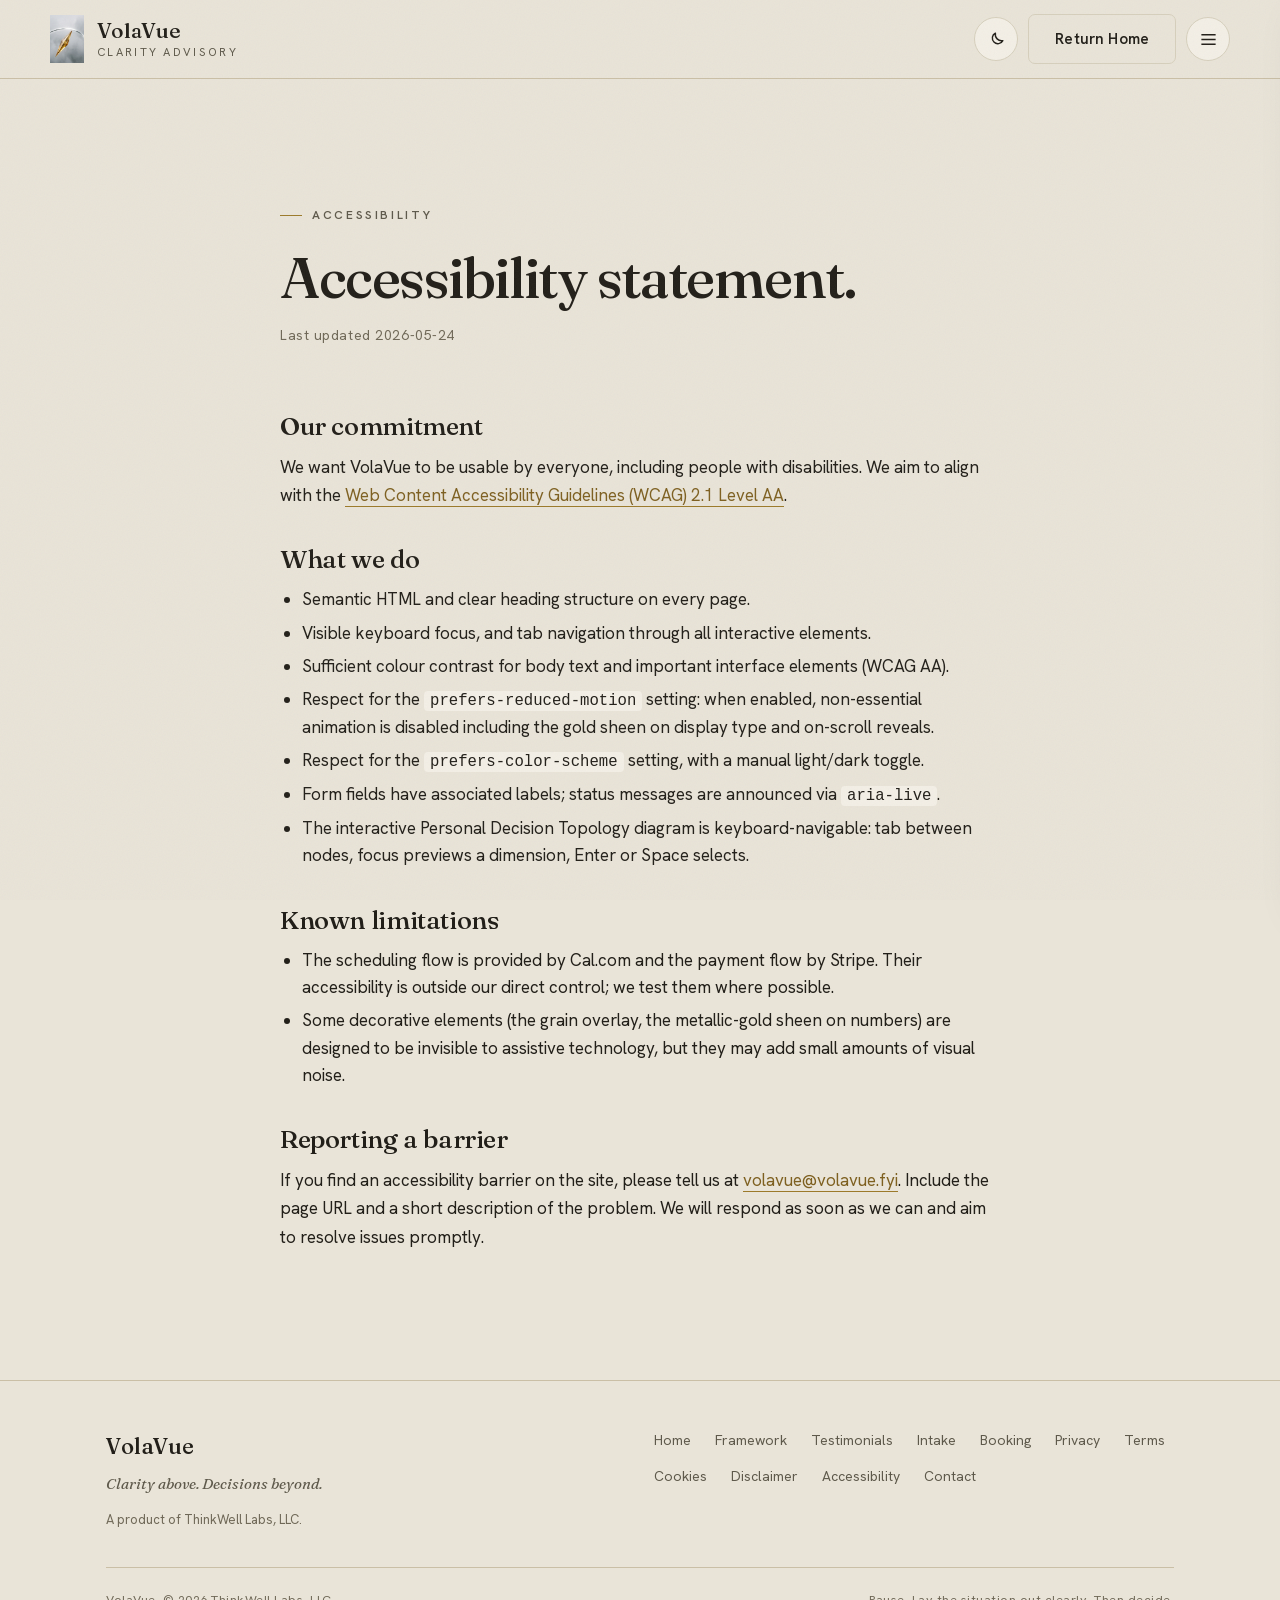
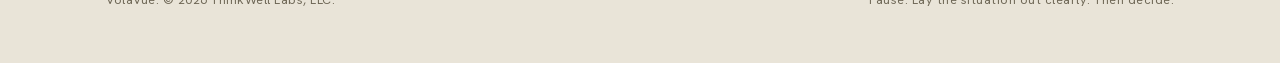
<file: assets/accessibility.html>
<!DOCTYPE html>
<html lang="en">
<head>
<meta charset="utf-8">
<meta name="viewport" content="width=device-width,initial-scale=1">
<title>VolaVue — Accessibility</title>
<meta name="description" content="VolaVue's accessibility commitment, what we do, known limitations, and how to report a barrier.">
<link rel="canonical" href="https://volavue.fyi/accessibility">
<meta property="og:type" content="website">
<meta property="og:site_name" content="VolaVue">
<meta property="og:url" content="https://volavue.fyi/accessibility">
<meta property="og:title" content="VolaVue — Accessibility">
<meta property="og:description" content="VolaVue's accessibility commitment and how to report a barrier.">
<meta property="og:image" content="https://volavue.fyi/volavuelogo.png">
<meta name="twitter:card" content="summary">
<meta name="twitter:title" content="VolaVue — Accessibility">
<meta name="twitter:description" content="VolaVue's accessibility commitment and how to report a barrier.">
<meta name="twitter:image" content="https://volavue.fyi/volavuelogo.png">
<link rel="icon" type="image/svg+xml" href="favicon.svg">
<link rel="stylesheet" href="fonts/fonts.css">
<link rel="stylesheet" href="styles.css">
<script>document.documentElement.classList.add('js')</script>
</head>
<body>

<header class="hdr">
  <div class="wrap hdr-in">
    <a class="brand" href="index.html" aria-label="VolaVue home">
      <img src="volavuelogo.png" alt="">
      <span class="brand-tx"><b>VolaVue</b><span>Clarity advisory</span></span>
    </a>
    <nav class="nav">
      <button class="icon-btn" id="themeToggle" type="button" aria-label="Toggle light and dark mode"><svg id="themeIcon" viewBox="0 0 24 24" aria-hidden="true"></svg></button>
      <a class="btn btn-ghost" href="index.html">Return Home</a>
      <button class="icon-btn" id="menuToggle" type="button" aria-label="Open menu" aria-expanded="false"><svg viewBox="0 0 24 24" aria-hidden="true"><path d="M3 6h18M3 12h18M3 18h18"/></svg></button>
    </nav>
  </div>
</header>

<div id="overlay"></div>
<aside id="sideMenu" aria-label="Site menu" aria-hidden="true">
  <div class="menu-top">
    <b>Menu</b>
    <button class="icon-btn" id="menuClose" type="button" aria-label="Close menu"><svg viewBox="0 0 24 24" aria-hidden="true"><path d="M6 6l12 12M18 6L6 18"/></svg></button>
  </div>
  <nav>
    <a href="index.html">Home</a>
    <a href="index.html#framework">Framework</a>
    <a href="index.html#testimonials">Testimonials</a>
    <a href="intake.html">Intake</a>
    <a href="booking.html">Booking</a>
  </nav>
</aside>

<main id="top">
  <section class="intro">
    <div class="wrap"><div class="col">
      <p class="eyebrow">Accessibility</p>
      <h1>Accessibility statement.</h1>
      <p class="meta">Last updated 2026-05-24</p>
    </div></div>
  </section>

  <section class="legal">
    <div class="wrap"><div class="col reveal">
      <h2>Our commitment</h2>
      <p>We want VolaVue to be usable by everyone, including people with disabilities. We aim to align with the <a href="https://www.w3.org/WAI/standards-guidelines/wcag/" target="_blank" rel="noopener noreferrer">Web Content Accessibility Guidelines (WCAG) 2.1 Level AA</a>.</p>

      <h2>What we do</h2>
      <ul>
        <li>Semantic HTML and clear heading structure on every page.</li>
        <li>Visible keyboard focus, and tab navigation through all interactive elements.</li>
        <li>Sufficient colour contrast for body text and important interface elements (WCAG AA).</li>
        <li>Respect for the <code>prefers-reduced-motion</code> setting: when enabled, non-essential animation is disabled including the gold sheen on display type and on-scroll reveals.</li>
        <li>Respect for the <code>prefers-color-scheme</code> setting, with a manual light/dark toggle.</li>
        <li>Form fields have associated labels; status messages are announced via <code>aria-live</code>.</li>
        <li>The interactive Personal Decision Topology diagram is keyboard-navigable: tab between nodes, focus previews a dimension, Enter or Space selects.</li>
      </ul>

      <h2>Known limitations</h2>
      <ul>
        <li>The scheduling flow is provided by Cal.com and the payment flow by Stripe. Their accessibility is outside our direct control; we test them where possible.</li>
        <li>Some decorative elements (the grain overlay, the metallic-gold sheen on numbers) are designed to be invisible to assistive technology, but they may add small amounts of visual noise.</li>
      </ul>

      <h2>Reporting a barrier</h2>
      <p>If you find an accessibility barrier on the site, please tell us at <a href="mailto:volavue@volavue.fyi">volavue@volavue.fyi</a>. Include the page URL and a short description of the problem. We will respond as soon as we can and aim to resolve issues promptly.</p>
    </div></div>
  </section>
</main>

<footer class="ft">
  <div class="wrap">
    <div class="ft-grid">
      <div class="ft-brand">
        <b>VolaVue</b>
        <p class="ft-tagline">Clarity above. Decisions beyond.</p>
        <p class="ft-attribution">A product of ThinkWell Labs, LLC.</p>
      </div>
      <nav class="ft-nav">
        <a href="index.html">Home</a>
        <a href="index.html#framework">Framework</a>
        <a href="index.html#testimonials">Testimonials</a>
        <a href="intake.html">Intake</a>
        <a href="booking.html">Booking</a>
        <a href="privacy.html">Privacy</a>
        <a href="terms.html">Terms</a>
        <a href="cookies.html">Cookies</a>
        <a href="disclaimer.html">Disclaimer</a>
        <a href="accessibility.html">Accessibility</a>
        <a href="contact.html">Contact</a>
      </nav>
    </div>
    <div class="ft-base">
      <span>VolaVue. &copy; 2026 ThinkWell Labs, LLC.</span>
      <span>Pause. Lay the situation out clearly. Then decide.</span>
    </div>
  </div>
</footer>

<script>
(function(){
  var root=document.documentElement,btn=document.getElementById('themeToggle'),icon=document.getElementById('themeIcon');
  var sun='<g fill="none" stroke="currentColor" stroke-width="1.8" stroke-linecap="round"><circle cx="12" cy="12" r="4.2"/><path d="M12 2.5v2.6M12 18.9v2.6M21.5 12h-2.6M5.1 12H2.5M18.7 5.3l-1.8 1.8M7.1 16.9l-1.8 1.8M18.7 18.7l-1.8-1.8M7.1 7.1 5.3 5.3"/></g>';
  var moon='<path fill="none" stroke="currentColor" stroke-width="1.8" stroke-linejoin="round" d="M20 13.4A8 8 0 0 1 10.6 4 7 7 0 1 0 20 13.4Z"/>';
  function set(mode){var d=mode==='dark';root.classList.toggle('dark',d);if(icon)icon.innerHTML=d?sun:moon;if(btn)btn.setAttribute('aria-label',d?'Switch to light mode':'Switch to dark mode');}
  var mq=window.matchMedia('(prefers-color-scheme: dark)');set(mq.matches?'dark':'light');
  mq.addEventListener('change',function(e){set(e.matches?'dark':'light');});
  btn&&btn.addEventListener('click',function(){set(root.classList.contains('dark')?'light':'dark');});
})();
(function(){
  var open=document.getElementById('menuToggle'),close=document.getElementById('menuClose'),menu=document.getElementById('sideMenu'),ov=document.getElementById('overlay');
  function show(o){menu.classList.toggle('on',o);ov.classList.toggle('on',o);menu.setAttribute('aria-hidden',o?'false':'true');open.setAttribute('aria-expanded',o?'true':'false');if(o)close.focus();else open.focus();}
  open.addEventListener('click',function(){show(true);});close.addEventListener('click',function(){show(false);});ov.addEventListener('click',function(){show(false);});
  menu.querySelectorAll('a').forEach(function(a){a.addEventListener('click',function(){show(false);});});
  document.addEventListener('keydown',function(e){if(e.key==='Escape'&&menu.classList.contains('on'))show(false);});
})();
(function(){
  var els=[].slice.call(document.querySelectorAll('.reveal'));
  if(matchMedia('(prefers-reduced-motion: reduce)').matches||!('IntersectionObserver'in window)){els.forEach(function(e){e.classList.add('in');});return;}
  var io=new IntersectionObserver(function(ents){ents.forEach(function(en){if(en.isIntersecting){en.target.classList.add('in');io.unobserve(en.target);}});},{threshold:.1});
  els.forEach(function(e){io.observe(e);});
})();
</script>
</body>
</html>
</file>
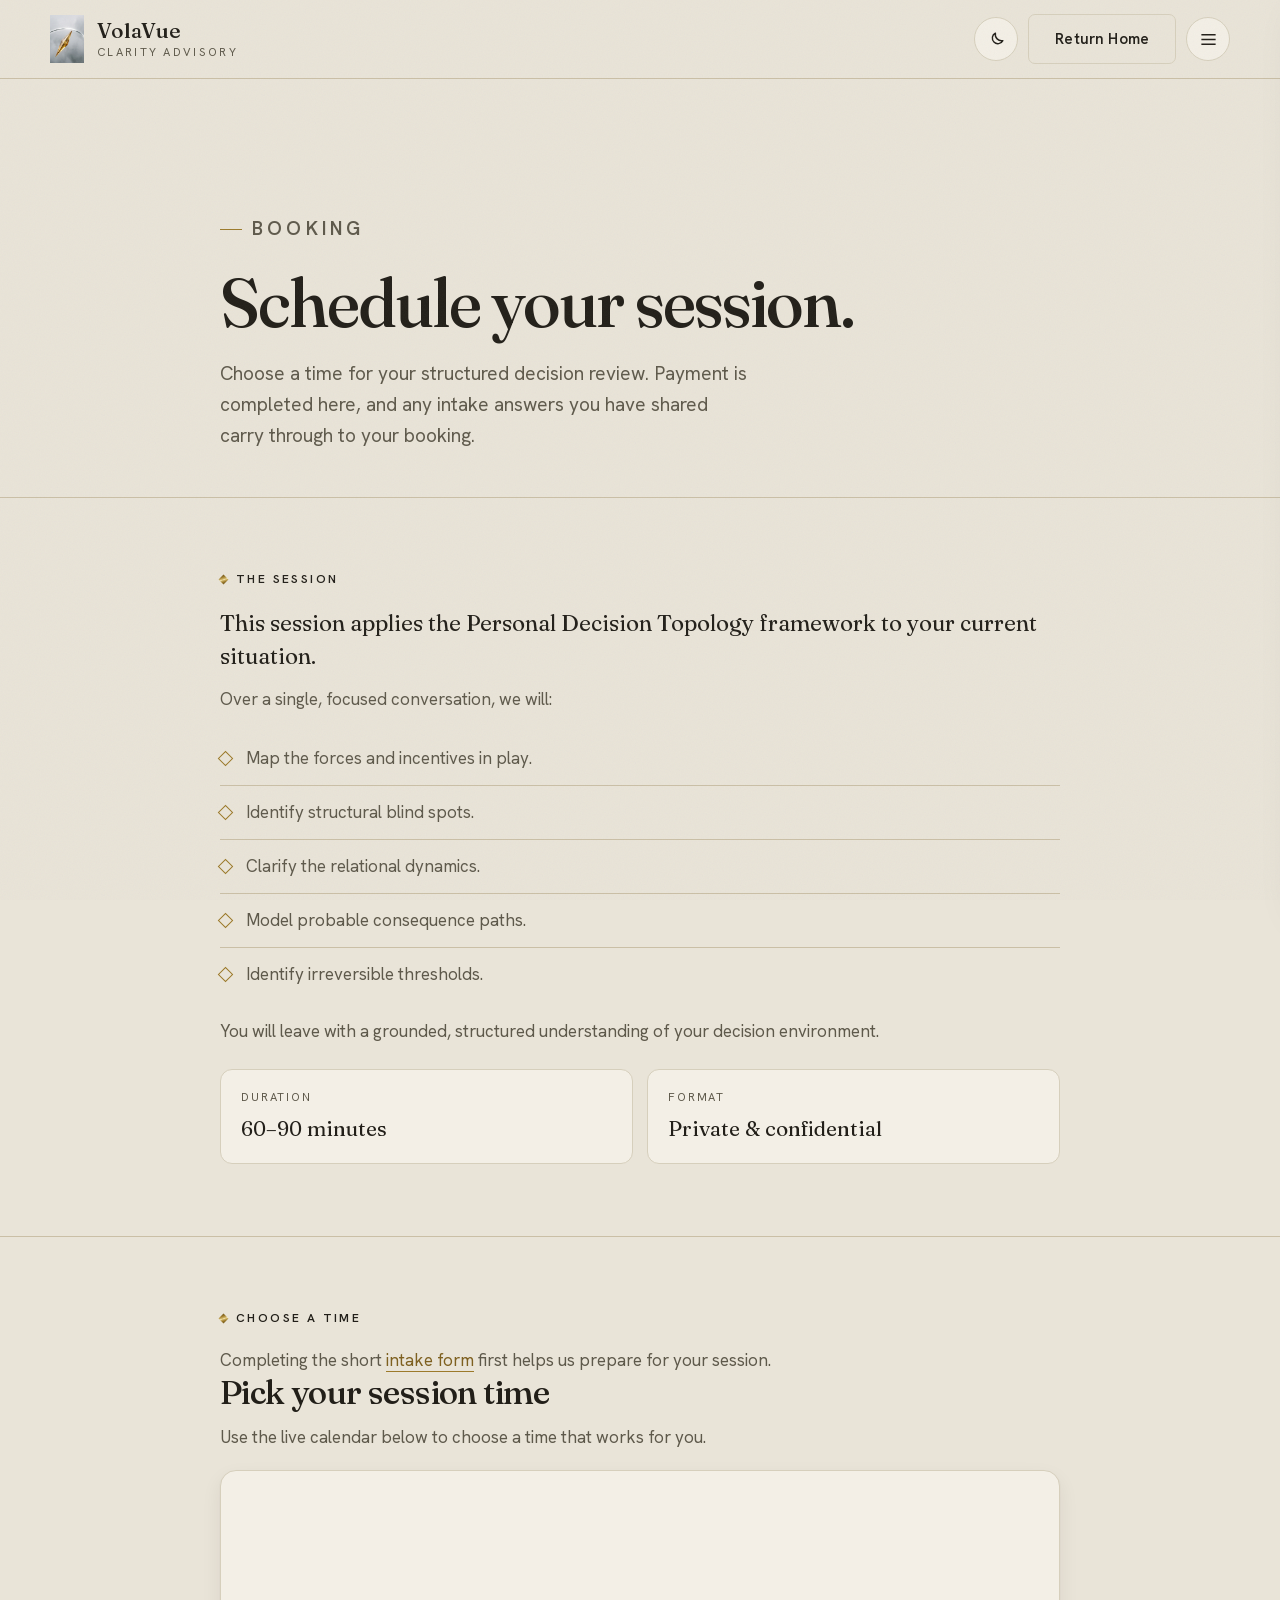
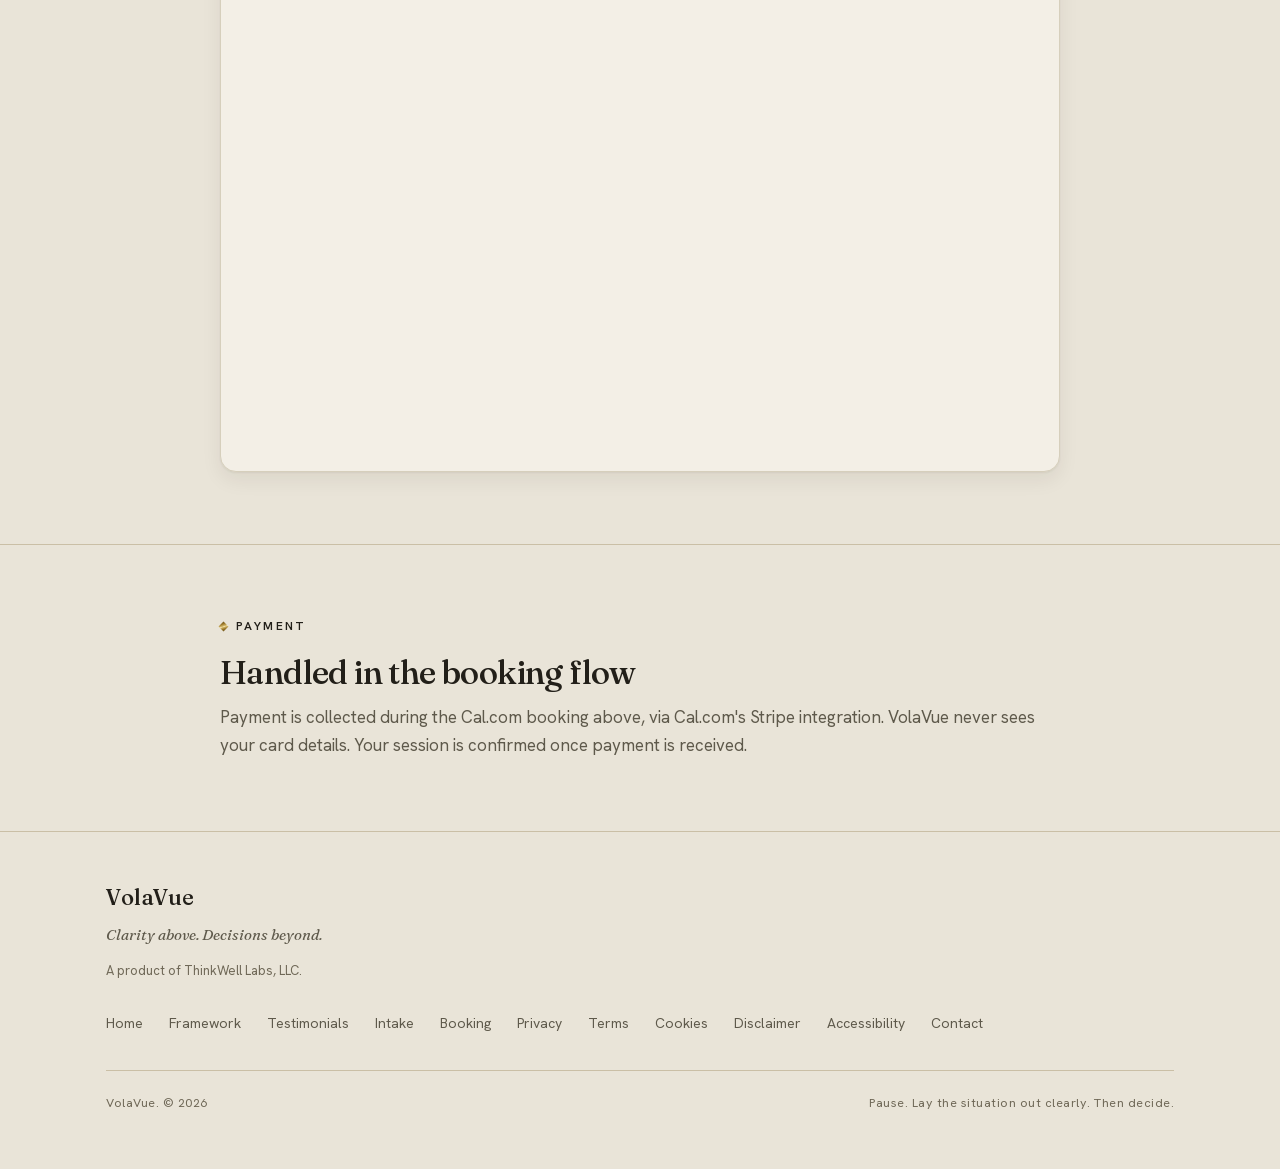
<file: assets/booking.html>
<!DOCTYPE html>
<html lang="en">
<head>
<meta charset="utf-8">
<meta name="viewport" content="width=device-width, initial-scale=1">
<title>VolaVue — Schedule a Session</title>
<meta name="description" content="Clarity above. Decisions beyond. Schedule your structured decision review with VolaVue.">
<link rel="canonical" href="https://volavue.fyi/booking">
<meta property="og:type" content="website">
<meta property="og:site_name" content="VolaVue">
<meta property="og:url" content="https://volavue.fyi/booking">
<meta property="og:title" content="VolaVue — Schedule a Session">
<meta property="og:description" content="Clarity above. Decisions beyond. Schedule your structured decision review.">
<meta property="og:image" content="https://volavue.fyi/volavuelogo.png">
<meta name="twitter:card" content="summary">
<meta name="twitter:title" content="VolaVue — Schedule a Session">
<meta name="twitter:description" content="Clarity above. Decisions beyond.">
<meta name="twitter:image" content="https://volavue.fyi/volavuelogo.png">
<link rel="icon" type="image/svg+xml" href="favicon.svg">
<link rel="stylesheet" href="fonts/fonts.css">
<script>document.documentElement.classList.add('js')</script>
<style>
/* ---- Design tokens ----------------------------------------------------- */
:root{
  --bg:#e9e4d8; --surface:#f3efe6; --surface-2:#fbf8f0;
  --text:#221f19; --muted:#5e594b; --soft:#6f6857;
  --border:#d6cfbc; --line:#cabfa6;
  --accent:#7e6020;
  --gold:#9c7a2a;
  --metal:linear-gradient(118deg,#6e5318 0%,#9c7a2a 24%,#d8bd72 47%,#f4e6af 52%,#d8bd72 57%,#9c7a2a 76%,#6e5318 100%);
  --btn:linear-gradient(140deg,#cda964 0%,#b08e3a 40%,#8c6e26 100%);
  --btn-text:#241d09;
  --ring:rgba(150,118,40,.6);
  --shadow:0 1px 2px rgba(40,33,15,.05),0 16px 40px rgba(40,33,15,.10);
  --shadow-sm:0 1px 2px rgba(40,33,15,.06),0 8px 20px rgba(40,33,15,.07);
}
:root.dark{
  --bg:#15140e; --surface:#1e1c14; --surface-2:#26231a;
  --text:#f0ebdd; --muted:#a79f8a; --soft:#7d7763;
  --border:#3a3526; --line:#332f22;
  --accent:#d9bd71;
  --gold:#cda85c;
  --metal:linear-gradient(118deg,#8a6a28 0%,#b9923a 22%,#e8cf8a 47%,#fbf3d4 52%,#e8cf8a 57%,#b9923a 78%,#8a6a28 100%);
  --btn:linear-gradient(140deg,#eccd86 0%,#c9a85a 42%,#a4843c 100%);
  --btn-text:#1b1607;
  --ring:rgba(222,184,98,.62);
  --shadow:0 1px 2px rgba(0,0,0,.32),0 18px 44px rgba(0,0,0,.46);
  --shadow-sm:0 1px 2px rgba(0,0,0,.3),0 10px 22px rgba(0,0,0,.34);
}
/* ---- Base -------------------------------------------------------------- */
*{box-sizing:border-box}
html{scroll-behavior:smooth}
body{margin:0;background:var(--bg);color:var(--text);font-family:'Hanken Grotesk',system-ui,Arial,sans-serif;font-size:17px;line-height:1.6;-webkit-font-smoothing:antialiased;text-rendering:optimizeLegibility;overflow-x:hidden}
a{color:inherit;text-decoration:none}
button{font:inherit;color:inherit;cursor:pointer}
input,textarea{font:inherit}
img,svg{display:block;max-width:100%}
::selection{background:rgba(156,122,42,.26)}
body::after{content:"";position:fixed;inset:0;z-index:9999;pointer-events:none;opacity:.045;background-image:url("data:image/svg+xml;utf8,<svg xmlns='http://www.w3.org/2000/svg' width='160' height='160'><filter id='n'><feTurbulence type='fractalNoise' baseFrequency='0.82' numOctaves='2' stitchTiles='stitch'/></filter><rect width='100%25' height='100%25' filter='url(%23n)'/></svg>")}
.wrap{max-width:1180px;margin:0 auto;padding:0 clamp(20px,5vw,56px)}
.col{max-width:840px;margin:0 auto}
/* ---- Type -------------------------------------------------------------- */
h1,h2,h3{font-family:'Fraunces','Hanken Grotesk',Georgia,serif;font-weight:500;font-optical-sizing:auto;letter-spacing:-.018em;line-height:1.1;margin:0}
.eyebrow{font-size:12px;font-weight:600;letter-spacing:.22em;text-transform:uppercase;color:var(--muted);display:inline-flex;align-items:center;gap:10px}
.eyebrow::before{content:"";width:22px;height:1px;background:var(--gold)}
.metal{background:var(--metal);background-size:230% auto;-webkit-background-clip:text;background-clip:text;-webkit-text-fill-color:transparent;color:transparent;animation:sheen 8s linear infinite}
@keyframes sheen{to{background-position:230% center}}
/* ---- Header ------------------------------------------------------------ */
.hdr{position:sticky;top:0;z-index:50;background:var(--bg);background:color-mix(in srgb,var(--bg) 88%,transparent);backdrop-filter:blur(9px);-webkit-backdrop-filter:blur(9px);border-bottom:1px solid var(--line)}
.hdr-in{display:flex;align-items:center;justify-content:space-between;gap:18px;padding:14px 0}
.brand{display:flex;align-items:center;gap:13px;min-width:0}
.brand img{width:34px;height:auto}
.brand-tx{display:flex;flex-direction:column;line-height:1}
.brand-tx b{font-family:'Fraunces',serif;font-weight:500;font-size:21px;letter-spacing:.005em}
.brand-tx span{font-size:11.5px;letter-spacing:.2em;text-transform:uppercase;color:var(--muted);margin-top:5px}
.nav{display:flex;align-items:center;gap:10px}
.icon-btn{width:44px;height:44px;border-radius:50%;border:1px solid var(--border);background:var(--surface);display:inline-grid;place-items:center;color:var(--text);transition:border-color .2s,background .2s,transform .2s}
.icon-btn:hover{border-color:var(--gold);transform:translateY(-1px)}
.icon-btn svg{width:19px;height:19px;stroke:currentColor;fill:none;stroke-width:1.8}
/* ---- Buttons ----------------------------------------------------------- */
.btn{display:inline-flex;align-items:center;justify-content:center;gap:9px;min-height:50px;padding:0 26px;border-radius:7px;font-size:15px;font-weight:600;letter-spacing:.01em;border:1px solid transparent;transition:transform .2s,box-shadow .2s,border-color .2s,background .2s}
.btn:active{transform:translateY(1px)}
.btn-gold{position:relative;overflow:hidden;background:var(--btn);color:var(--btn-text);box-shadow:0 2px 10px rgba(120,90,20,.28),inset 0 1px 0 rgba(255,255,255,.42),inset 0 -1px 0 rgba(0,0,0,.16)}
.btn-gold:hover{transform:translateY(-2px);box-shadow:0 8px 22px rgba(120,90,20,.34),inset 0 1px 0 rgba(255,255,255,.5),inset 0 -1px 0 rgba(0,0,0,.18)}
.btn-gold::after{content:"";position:absolute;inset:0;background:linear-gradient(108deg,transparent 32%,rgba(255,255,255,.62) 48%,transparent 60%);transform:translateX(-130%);transition:transform .8s cubic-bezier(.2,.7,.2,1)}
.btn-gold:hover::after{transform:translateX(130%)}
.btn-ghost{background:transparent;border-color:var(--border);color:var(--text)}
.btn-ghost:hover{border-color:var(--gold);transform:translateY(-2px);background:var(--surface)}
/* ---- Side menu --------------------------------------------------------- */
#overlay{position:fixed;inset:0;background:rgba(10,9,5,.46);z-index:60;opacity:0;visibility:hidden;transition:opacity .28s}
#overlay.on{opacity:1;visibility:visible}
#sideMenu{position:fixed;top:0;right:-340px;width:320px;max-width:86vw;height:100%;z-index:70;background:var(--surface);border-left:1px solid var(--border);box-shadow:var(--shadow);transition:right .32s cubic-bezier(.4,0,.15,1);padding:26px 28px}
#sideMenu.on{right:0}
.menu-top{display:flex;align-items:center;justify-content:space-between;margin-bottom:26px}
.menu-top b{font-family:'Fraunces',serif;font-weight:500;font-size:19px}
#sideMenu nav{display:flex;flex-direction:column}
#sideMenu nav a{font-family:'Fraunces',serif;font-size:21px;padding:13px 0;border-bottom:1px solid var(--line);transition:color .2s,padding-left .2s}
#sideMenu nav a:last-child{border-bottom:0}
#sideMenu nav a:hover{color:var(--accent);padding-left:8px}
/* ---- Intro ------------------------------------------------------------- */
.intro{padding:clamp(56px,9vw,116px) 0 clamp(26px,4vw,46px)}
.intro .eyebrow{margin-bottom:22px}
.intro h1{font-size:clamp(2.3rem,6vw,4.3rem);font-weight:500;letter-spacing:-.03em;line-height:1.05;max-width:17ch}
.intro p{margin:20px 0 0;color:var(--muted);font-size:clamp(1.05rem,1.5vw,1.24rem);max-width:48ch}
/* ---- Sections ---------------------------------------------------------- */
.sec{border-top:1px solid var(--line);padding:clamp(40px,6vw,72px) 0}
.sec-kicker{display:block;font-size:12px;font-weight:600;letter-spacing:.2em;text-transform:uppercase;color:var(--text);margin-bottom:18px}
.sec-kicker::before{content:"";display:inline-block;width:7px;height:7px;margin-right:9px;background:var(--metal);transform:rotate(45deg)}
.sec h2{font-size:clamp(1.55rem,2.6vw,2.2rem);font-weight:500;margin:0 0 14px}
.sec p{color:var(--muted);margin:0}
.sec p+p{margin-top:12px}
.lead{font-family:'Fraunces',serif!important;font-weight:400;font-size:clamp(1.12rem,1.8vw,1.4rem);line-height:1.45;color:var(--text)!important}
.dlist{list-style:none;margin:18px 0 0;padding:0}
.dlist li{display:flex;gap:15px;padding:13px 0;border-bottom:1px solid var(--line);color:var(--muted)}
.dlist li:last-child{border-bottom:0}
.dlist li::before{content:"";flex:none;width:9px;height:9px;margin-top:8px;border:1px solid var(--gold);transform:rotate(45deg)}
.dlist li strong{color:var(--text);font-weight:600}
.facts{display:flex;gap:14px;flex-wrap:wrap;margin-top:24px}
.fact{flex:1 1 200px;border:1px solid var(--border);border-radius:12px;background:var(--surface);padding:18px 20px}
.fact .k{font-size:11.5px;letter-spacing:.16em;text-transform:uppercase;color:var(--muted)}
.fact .v{font-family:'Fraunces',serif;font-size:1.3rem;margin-top:6px}
/* ---- Intake summary ---------------------------------------------------- */
.intake-box{margin-bottom:22px;border:1px solid var(--border);border-radius:14px;background:var(--surface-2);padding:20px 22px}
.intake-box strong{display:block;font-family:'Fraunces',serif;font-weight:500;font-size:1.08rem;margin-bottom:12px}
.intake-box dl{margin:0;display:grid;gap:11px}
.intake-box dt{font-size:11.5px;letter-spacing:.08em;text-transform:uppercase;color:var(--muted)}
.intake-box dd{margin:3px 0 0;color:var(--text);line-height:1.5;white-space:pre-wrap}
.intake-prompt{margin-bottom:22px;color:var(--muted)}
.intake-prompt a{color:var(--accent);border-bottom:1px solid var(--gold)}
/* ---- Calendar stage ---------------------------------------------------- */
.stage{border:1px solid var(--border);border-radius:16px;background:var(--surface);box-shadow:var(--shadow-sm);padding:clamp(12px,2vw,20px)}
#my-cal-inline{width:100%;min-height:560px;overflow:auto}
/* ---- Payment ----------------------------------------------------------- */
.pay-note{margin-top:14px;font-size:14px;color:var(--soft)}
/* ---- Cal placeholder --------------------------------------------------- */
.cal-placeholder{padding:42px 24px;text-align:center;color:var(--muted);min-height:300px;display:flex;flex-direction:column;justify-content:center;gap:10px}
.cal-placeholder p{margin:0;max-width:48ch;align-self:center}
.cal-placeholder a{color:var(--accent);border-bottom:1px solid var(--gold)}
/* ---- Footer ------------------------------------------------------------ */
.ft{border-top:1px solid var(--line);padding:48px 0 56px}
.ft-grid{display:flex;justify-content:space-between;gap:30px;flex-wrap:wrap;align-items:flex-start}
.ft-brand b{font-family:'Fraunces',serif;font-weight:500;font-size:22px}
.ft-brand p{margin:8px 0 0;color:var(--muted);font-size:14px;max-width:34ch}
.ft-nav{display:flex;gap:26px;flex-wrap:wrap}
.ft-nav a{font-size:14px;color:var(--muted);transition:color .2s}
.ft-nav a:hover{color:var(--accent)}
.ft-base{margin-top:36px;padding-top:22px;border-top:1px solid var(--line);display:flex;justify-content:space-between;gap:14px;flex-wrap:wrap;font-size:12.5px;color:var(--soft);letter-spacing:.04em}
/* ---- Reveal ------------------------------------------------------------ */
main,.sec{scroll-margin-top:84px}
.js .reveal{opacity:0;transform:translateY(20px);transition:opacity .8s ease,transform .8s cubic-bezier(.2,.7,.2,1)}
.js .reveal.in{opacity:1;transform:none}
/* ---- Responsive -------------------------------------------------------- */
@media (max-width:640px){.hdr .btn{display:none}}
@media (prefers-reduced-motion:reduce){
  html{scroll-behavior:auto}
  *,*::before,*::after{animation-duration:.001ms!important;animation-iteration-count:1!important;transition-duration:.001ms!important}
  .js .reveal{opacity:1!important;transform:none!important}
  .metal{animation:none}
}
</style>
</head>
<body>

<header class="hdr">
  <div class="wrap hdr-in">
    <a class="brand" href="index.html" aria-label="VolaVue home">
      <img src="volavuelogo.png" alt="">
      <span class="brand-tx"><b>VolaVue</b><span>Clarity advisory</span></span>
    </a>
    <nav class="nav">
      <button class="icon-btn" id="themeToggle" type="button" aria-label="Toggle light and dark mode">
        <svg id="themeIcon" viewBox="0 0 24 24" aria-hidden="true"></svg>
      </button>
      <a class="btn btn-ghost" href="index.html">Return Home</a>
      <button class="icon-btn" id="menuToggle" type="button" aria-label="Open menu" aria-expanded="false">
        <svg viewBox="0 0 24 24" aria-hidden="true"><path d="M3 6h18M3 12h18M3 18h18"/></svg>
      </button>
    </nav>
  </div>
</header>

<div id="overlay"></div>
<aside id="sideMenu" aria-label="Site menu" aria-hidden="true">
  <div class="menu-top">
    <b>Menu</b>
    <button class="icon-btn" id="menuClose" type="button" aria-label="Close menu">
      <svg viewBox="0 0 24 24" aria-hidden="true"><path d="M6 6l12 12M18 6L6 18"/></svg>
    </button>
  </div>
  <nav>
    <a href="index.html">Home</a>
    <a href="index.html#framework">Framework</a>
    <a href="index.html#testimonials">Testimonials</a>
    <a href="intake.html">Intake</a>
    <a href="booking.html">Booking</a>
  </nav>
</aside>

<main id="top">

  <section class="intro">
    <div class="wrap"><div class="col">
      <p class="eyebrow">Booking</p>
      <h1>Schedule your session.</h1>
      <p>Choose a time for your structured decision review. Payment is completed here, and any intake answers you have shared carry through to your booking.</p>
    </div></div>
  </section>

  <section class="sec">
    <div class="wrap"><div class="col reveal">
      <span class="sec-kicker">The session</span>
      <p class="lead">This session applies the Personal Decision Topology framework to your current situation.</p>
      <p style="margin-top:14px">Over a single, focused conversation, we will:</p>
      <ul class="dlist">
        <li>Map the forces and incentives in play.</li>
        <li>Identify structural blind spots.</li>
        <li>Clarify the relational dynamics.</li>
        <li>Model probable consequence paths.</li>
        <li>Identify irreversible thresholds.</li>
      </ul>
      <p style="margin-top:16px">You will leave with a grounded, structured understanding of your decision environment.</p>
      <div class="facts">
        <div class="fact"><div class="k">Duration</div><div class="v">60–90 minutes</div></div>
        <div class="fact"><div class="k">Format</div><div class="v">Private &amp; confidential</div></div>
      </div>
    </div></div>
  </section>

  <section class="sec">
    <div class="wrap"><div class="col reveal">
      <span class="sec-kicker">Choose a time</span>
      <div id="intakeSummary" class="intake-box" style="display:none">
        <strong>Your intake summary</strong>
        <dl id="intakeSummaryList"></dl>
      </div>
      <p id="intakePrompt" class="intake-prompt" style="display:none">Completing the short <a href="intake.html">intake form</a> first helps us prepare for your session.</p>
      <h2>Pick your session time</h2>
      <p>Use the live calendar below to choose a time that works for you.</p>
      <div class="stage" style="margin-top:18px">
        <!-- Cal account: next-level-etpkqv on cal.com, event slug 60-minute-structured-decision-review. Payment is collected by Cal's native Stripe integration. -->
        <div id="my-cal-inline">
          <div id="cal-placeholder" class="cal-placeholder">
            <p>Loading the scheduler from <strong>Cal.com</strong>…</p>
            <p>If it does not appear, contact us directly: <a href="mailto:volavue@volavue.fyi">volavue@volavue.fyi</a>.</p>
          </div>
        </div>
        <script type="text/javascript">
          // Cal.com embed auto-loads on DOMContentLoaded via the auto-load block in the page script below.
          window.vvLoadCal = function(intake){
            var vvConfig = {"layout":"month_view","useSlotsViewOnSmallScreen":"true"};
            if(intake){
              if(intake.name) vvConfig.name = intake.name;
              if(intake.email) vvConfig.email = intake.email;
              var labels = {q1:'Decision',q2:'Key people',q3:'Most uncertain',q4:'Timeline',q5:'Outcome concern'};
              var notes = Object.keys(labels).map(function(k){return intake[k]?labels[k]+': '+intake[k]:null;}).filter(Boolean).join('\n');
              if(notes) vvConfig.notes = notes;
            }
            var holder=document.getElementById('cal-placeholder');
            if(holder && holder.parentNode) holder.parentNode.removeChild(holder);
            (function (C, A, L) { let p = function (a, ar) { a.q.push(ar); }; let d = C.document; C.Cal = C.Cal || function () { let cal = C.Cal; let ar = arguments; if (!cal.loaded) { cal.ns = {}; cal.q = cal.q || []; d.head.appendChild(d.createElement("script")).src = A; cal.loaded = true; } if (ar[0] === L) { const api = function () { p(api, arguments); }; const namespace = ar[1]; api.q = api.q || []; if(typeof namespace === "string"){cal.ns[namespace] = cal.ns[namespace] || api;p(cal.ns[namespace], ar);p(cal, ["initNamespace", namespace]);} else p(cal, ar); return;} p(cal, ar); }; })(window, "https://app.cal.com/embed/embed.js", "init");
            Cal("init", "booking", {origin:"https://app.cal.com"});
            Cal.ns["booking"]("inline", {
              elementOrSelector:"#my-cal-inline",
              config: vvConfig,
              calLink: "next-level-etpkqv/60-minute-structured-decision-review",
            });
            Cal.ns["booking"]("ui", {"hideEventTypeDetails":false,"layout":"month_view"});
          };
        </script>
      </div>
    </div></div>
  </section>

  <section class="sec">
    <div class="wrap"><div class="col reveal">
      <span class="sec-kicker">Payment</span>
      <h2>Handled in the booking flow</h2>
      <p>Payment is collected during the Cal.com booking above, via Cal.com's Stripe integration. VolaVue never sees your card details. Your session is confirmed once payment is received.</p>
    </div></div>
  </section>

</main>

<footer class="ft">
  <div class="wrap">
    <div class="ft-grid">
      <div class="ft-brand">
        <b>VolaVue</b>
        <p style="font-family:'Fraunces',serif;font-style:italic;color:var(--muted);font-size:15px;margin:8px 0 0;max-width:36ch">Clarity above. Decisions beyond.</p>
        <p style="font-size:13px;color:var(--soft);margin:14px 0 0">A product of ThinkWell Labs, LLC.</p>
      </div>
      <nav class="ft-nav">
        <a href="index.html">Home</a>
        <a href="index.html#framework">Framework</a>
        <a href="index.html#testimonials">Testimonials</a>
        <a href="intake.html">Intake</a>
        <a href="booking.html">Booking</a>
        <a href="privacy.html">Privacy</a>
        <a href="terms.html">Terms</a>
        <a href="cookies.html">Cookies</a>
        <a href="disclaimer.html">Disclaimer</a>
        <a href="accessibility.html">Accessibility</a>
        <a href="contact.html">Contact</a>
      </nav>
    </div>
    <div class="ft-base">
      <span>VolaVue. &copy; 2026</span>
      <span>Pause. Lay the situation out clearly. Then decide.</span>
    </div>
  </div>
</footer>

<script>
/* ---- Theme ------------------------------------------------------------- */
(function(){
  var root=document.documentElement,btn=document.getElementById('themeToggle'),icon=document.getElementById('themeIcon');
  var sun='<g fill="none" stroke="currentColor" stroke-width="1.8" stroke-linecap="round"><circle cx="12" cy="12" r="4.2"/><path d="M12 2.5v2.6M12 18.9v2.6M21.5 12h-2.6M5.1 12H2.5M18.7 5.3l-1.8 1.8M7.1 16.9l-1.8 1.8M18.7 18.7l-1.8-1.8M7.1 7.1 5.3 5.3"/></g>';
  var moon='<path fill="none" stroke="currentColor" stroke-width="1.8" stroke-linejoin="round" d="M20 13.4A8 8 0 0 1 10.6 4 7 7 0 1 0 20 13.4Z"/>';
  function set(mode){var d=mode==='dark';root.classList.toggle('dark',d);if(icon)icon.innerHTML=d?sun:moon;if(btn)btn.setAttribute('aria-label',d?'Switch to light mode':'Switch to dark mode');}
  var mq=window.matchMedia('(prefers-color-scheme: dark)');
  set(mq.matches?'dark':'light');
  mq.addEventListener('change',function(e){set(e.matches?'dark':'light');});
  btn&&btn.addEventListener('click',function(){set(root.classList.contains('dark')?'light':'dark');});
})();

/* ---- Side menu --------------------------------------------------------- */
(function(){
  var open=document.getElementById('menuToggle'),close=document.getElementById('menuClose'),
      menu=document.getElementById('sideMenu'),ov=document.getElementById('overlay');
  function show(o){
    menu.classList.toggle('on',o);ov.classList.toggle('on',o);
    menu.setAttribute('aria-hidden',o?'false':'true');
    open.setAttribute('aria-expanded',o?'true':'false');
    if(o)close.focus();else open.focus();
  }
  open.addEventListener('click',function(){show(true);});
  close.addEventListener('click',function(){show(false);});
  ov.addEventListener('click',function(){show(false);});
  menu.querySelectorAll('a').forEach(function(a){a.addEventListener('click',function(){show(false);});});
  document.addEventListener('keydown',function(e){if(e.key==='Escape'&&menu.classList.contains('on'))show(false);});
})();

/* ---- Intake summary (renders URL params with textContent, XSS-safe) ---- */
// Pull intake answers from sessionStorage (not URL params) — keeps PII out of history/logs/referrer.
window.vvIntake = null;
(function(){
  var data;
  try{ var raw=sessionStorage.getItem('vv_intake'); if(raw) data=JSON.parse(raw); }catch(err){}
  window.vvIntake = data;
  if(!data){
    document.getElementById('intakeSummary').style.display='none';
    document.getElementById('intakePrompt').style.display='block';
    return;
  }
  var fields=[['name','Name'],['email','Email'],['q1','Decision'],['q2','Key people'],['q3','Most uncertain'],['q4','Timeline'],['q5','Outcome concern']];
  var list=document.getElementById('intakeSummaryList'),any=false;
  fields.forEach(function(f){
    var v=data[f[0]];
    if(!v) return;
    any=true;
    var dt=document.createElement('dt');dt.textContent=f[1];
    var dd=document.createElement('dd');dd.textContent=v;
    list.appendChild(dt);list.appendChild(dd);
  });
  document.getElementById('intakeSummary').style.display=any?'block':'none';
  document.getElementById('intakePrompt').style.display=any?'none':'block';
})();

// Auto-load Cal.com embed. Cal cookies are strictly necessary for the scheduler to function.
(function(){
  try{ localStorage.removeItem('vv_consent'); }catch(err){}
  if(window.vvLoadCal){ window.vvLoadCal(window.vvIntake); }
})();

/* ---- Scroll reveal ----------------------------------------------------- */
(function(){
  var els=[].slice.call(document.querySelectorAll('.reveal'));
  if(matchMedia('(prefers-reduced-motion: reduce)').matches||!('IntersectionObserver'in window)){
    els.forEach(function(e){e.classList.add('in');});return;
  }
  var io=new IntersectionObserver(function(ents){
    ents.forEach(function(en){if(en.isIntersecting){en.target.classList.add('in');io.unobserve(en.target);}});
  },{threshold:.1,rootMargin:'0px 0px -6% 0px'});
  els.forEach(function(e){io.observe(e);});
})();
</script>

</body>
</html>
</file>
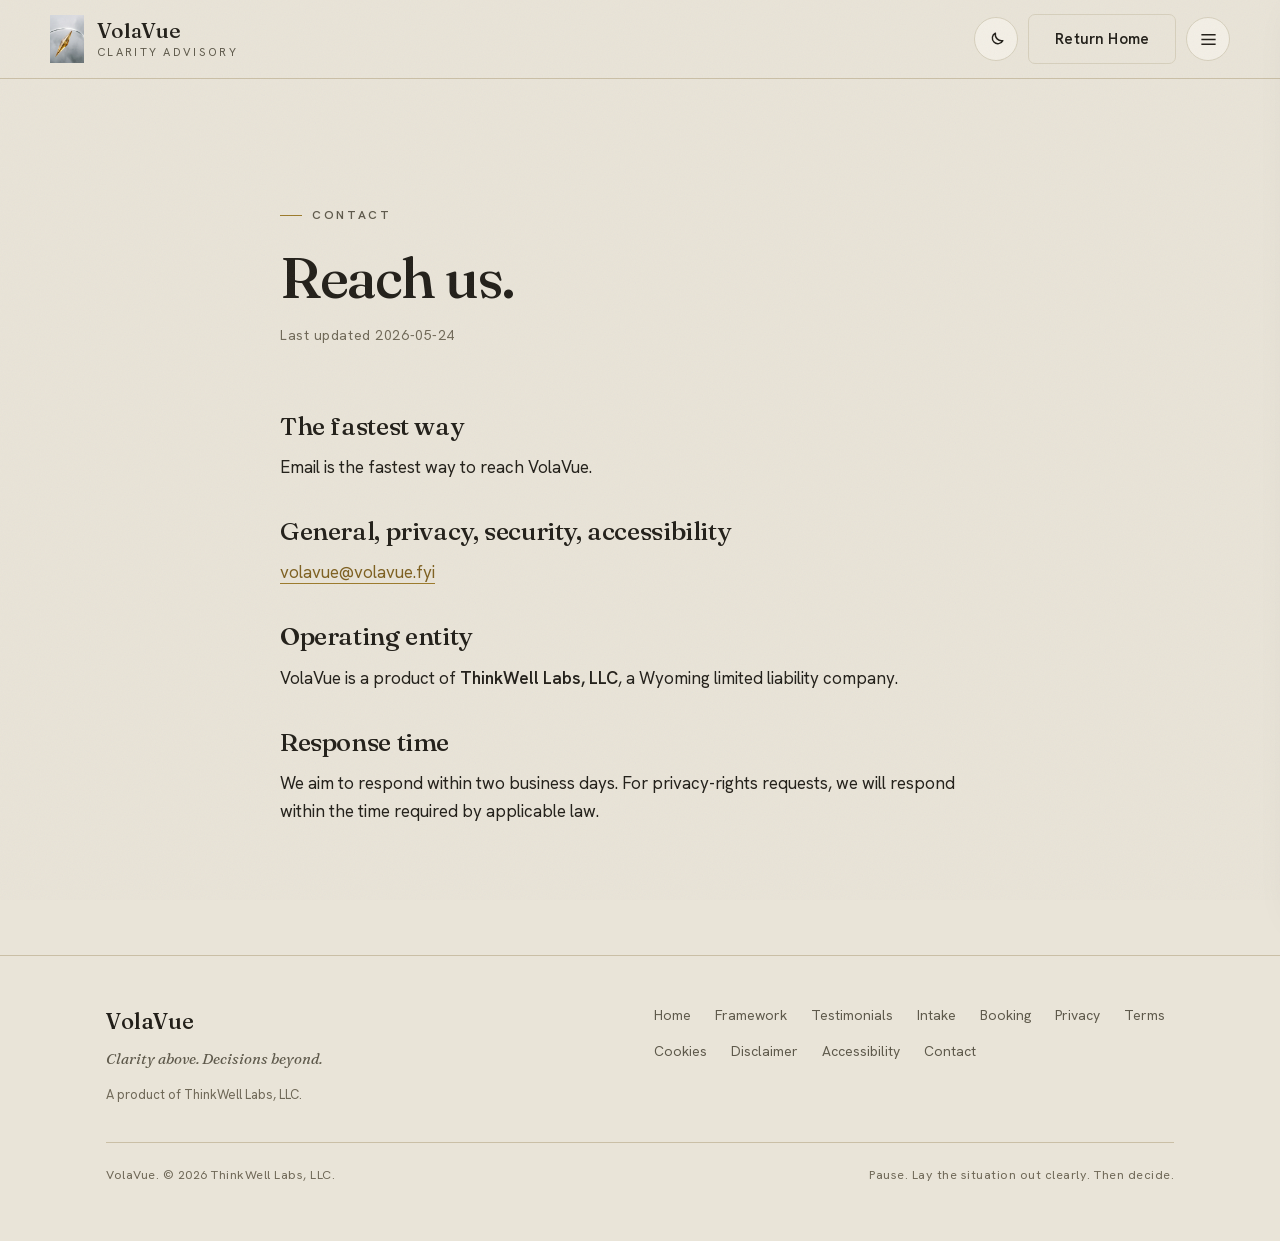
<file: assets/contact.html>
<!DOCTYPE html>
<html lang="en">
<head>
<meta charset="utf-8">
<meta name="viewport" content="width=device-width,initial-scale=1">
<title>VolaVue — Contact</title>
<meta name="description" content="How to reach VolaVue and ThinkWell Labs, LLC.">
<link rel="canonical" href="https://volavue.fyi/contact">
<meta property="og:type" content="website">
<meta property="og:site_name" content="VolaVue">
<meta property="og:url" content="https://volavue.fyi/contact">
<meta property="og:title" content="VolaVue — Contact">
<meta property="og:description" content="How to reach VolaVue and ThinkWell Labs, LLC.">
<meta property="og:image" content="https://volavue.fyi/volavuelogo.png">
<meta name="twitter:card" content="summary">
<meta name="twitter:title" content="VolaVue — Contact">
<meta name="twitter:description" content="How to reach VolaVue.">
<meta name="twitter:image" content="https://volavue.fyi/volavuelogo.png">
<link rel="icon" type="image/svg+xml" href="favicon.svg">
<link rel="stylesheet" href="fonts/fonts.css">
<link rel="stylesheet" href="styles.css">
<script>document.documentElement.classList.add('js')</script>
</head>
<body>

<header class="hdr">
  <div class="wrap hdr-in">
    <a class="brand" href="index.html" aria-label="VolaVue home">
      <img src="volavuelogo.png" alt="">
      <span class="brand-tx"><b>VolaVue</b><span>Clarity advisory</span></span>
    </a>
    <nav class="nav">
      <button class="icon-btn" id="themeToggle" type="button" aria-label="Toggle light and dark mode"><svg id="themeIcon" viewBox="0 0 24 24" aria-hidden="true"></svg></button>
      <a class="btn btn-ghost" href="index.html">Return Home</a>
      <button class="icon-btn" id="menuToggle" type="button" aria-label="Open menu" aria-expanded="false"><svg viewBox="0 0 24 24" aria-hidden="true"><path d="M3 6h18M3 12h18M3 18h18"/></svg></button>
    </nav>
  </div>
</header>

<div id="overlay"></div>
<aside id="sideMenu" aria-label="Site menu" aria-hidden="true">
  <div class="menu-top">
    <b>Menu</b>
    <button class="icon-btn" id="menuClose" type="button" aria-label="Close menu"><svg viewBox="0 0 24 24" aria-hidden="true"><path d="M6 6l12 12M18 6L6 18"/></svg></button>
  </div>
  <nav>
    <a href="index.html">Home</a>
    <a href="index.html#framework">Framework</a>
    <a href="index.html#testimonials">Testimonials</a>
    <a href="intake.html">Intake</a>
    <a href="booking.html">Booking</a>
  </nav>
</aside>

<main id="top">
  <section class="intro">
    <div class="wrap"><div class="col">
      <p class="eyebrow">Contact</p>
      <h1>Reach us.</h1>
      <p class="meta">Last updated 2026-05-24</p>
    </div></div>
  </section>

  <section class="legal">
    <div class="wrap"><div class="col reveal">
      <h2>The fastest way</h2>
      <p>Email is the fastest way to reach VolaVue.</p>

      <h2>General, privacy, security, accessibility</h2>
      <p><a href="mailto:volavue@volavue.fyi">volavue@volavue.fyi</a></p>

      <h2>Operating entity</h2>
      <p>VolaVue is a product of <strong>ThinkWell Labs, LLC</strong>, a Wyoming limited liability company.</p>

      <h2>Response time</h2>
      <p>We aim to respond within two business days. For privacy-rights requests, we will respond within the time required by applicable law.</p>
    </div></div>
  </section>
</main>

<footer class="ft">
  <div class="wrap">
    <div class="ft-grid">
      <div class="ft-brand">
        <b>VolaVue</b>
        <p class="ft-tagline">Clarity above. Decisions beyond.</p>
        <p class="ft-attribution">A product of ThinkWell Labs, LLC.</p>
      </div>
      <nav class="ft-nav">
        <a href="index.html">Home</a>
        <a href="index.html#framework">Framework</a>
        <a href="index.html#testimonials">Testimonials</a>
        <a href="intake.html">Intake</a>
        <a href="booking.html">Booking</a>
        <a href="privacy.html">Privacy</a>
        <a href="terms.html">Terms</a>
        <a href="cookies.html">Cookies</a>
        <a href="disclaimer.html">Disclaimer</a>
        <a href="accessibility.html">Accessibility</a>
        <a href="contact.html">Contact</a>
      </nav>
    </div>
    <div class="ft-base">
      <span>VolaVue. &copy; 2026 ThinkWell Labs, LLC.</span>
      <span>Pause. Lay the situation out clearly. Then decide.</span>
    </div>
  </div>
</footer>

<script>
(function(){
  var root=document.documentElement,btn=document.getElementById('themeToggle'),icon=document.getElementById('themeIcon');
  var sun='<g fill="none" stroke="currentColor" stroke-width="1.8" stroke-linecap="round"><circle cx="12" cy="12" r="4.2"/><path d="M12 2.5v2.6M12 18.9v2.6M21.5 12h-2.6M5.1 12H2.5M18.7 5.3l-1.8 1.8M7.1 16.9l-1.8 1.8M18.7 18.7l-1.8-1.8M7.1 7.1 5.3 5.3"/></g>';
  var moon='<path fill="none" stroke="currentColor" stroke-width="1.8" stroke-linejoin="round" d="M20 13.4A8 8 0 0 1 10.6 4 7 7 0 1 0 20 13.4Z"/>';
  function set(mode){var d=mode==='dark';root.classList.toggle('dark',d);if(icon)icon.innerHTML=d?sun:moon;if(btn)btn.setAttribute('aria-label',d?'Switch to light mode':'Switch to dark mode');}
  var mq=window.matchMedia('(prefers-color-scheme: dark)');set(mq.matches?'dark':'light');
  mq.addEventListener('change',function(e){set(e.matches?'dark':'light');});
  btn&&btn.addEventListener('click',function(){set(root.classList.contains('dark')?'light':'dark');});
})();
(function(){
  var open=document.getElementById('menuToggle'),close=document.getElementById('menuClose'),menu=document.getElementById('sideMenu'),ov=document.getElementById('overlay');
  function show(o){menu.classList.toggle('on',o);ov.classList.toggle('on',o);menu.setAttribute('aria-hidden',o?'false':'true');open.setAttribute('aria-expanded',o?'true':'false');if(o)close.focus();else open.focus();}
  open.addEventListener('click',function(){show(true);});close.addEventListener('click',function(){show(false);});ov.addEventListener('click',function(){show(false);});
  menu.querySelectorAll('a').forEach(function(a){a.addEventListener('click',function(){show(false);});});
  document.addEventListener('keydown',function(e){if(e.key==='Escape'&&menu.classList.contains('on'))show(false);});
})();
(function(){
  var els=[].slice.call(document.querySelectorAll('.reveal'));
  if(matchMedia('(prefers-reduced-motion: reduce)').matches||!('IntersectionObserver'in window)){els.forEach(function(e){e.classList.add('in');});return;}
  var io=new IntersectionObserver(function(ents){ents.forEach(function(en){if(en.isIntersecting){en.target.classList.add('in');io.unobserve(en.target);}});},{threshold:.1});
  els.forEach(function(e){io.observe(e);});
})();
</script>
</body>
</html>
</file>
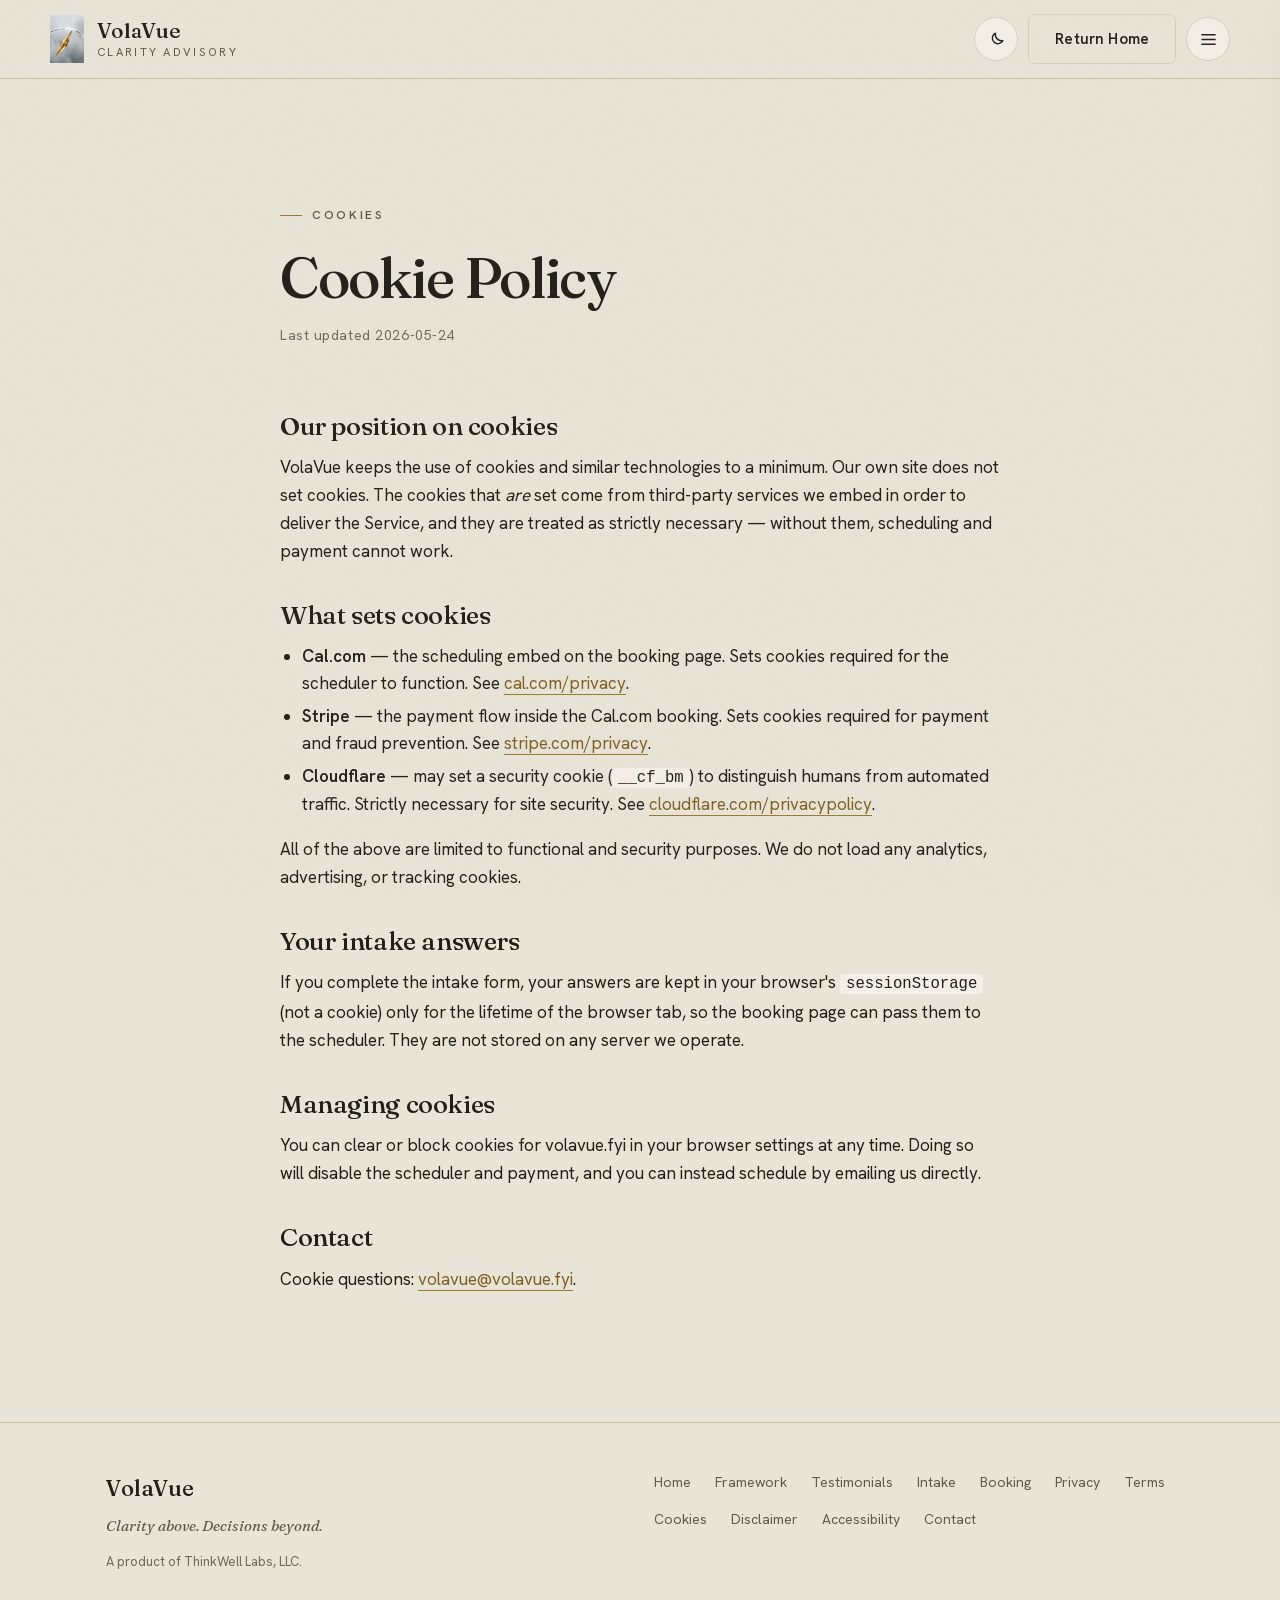
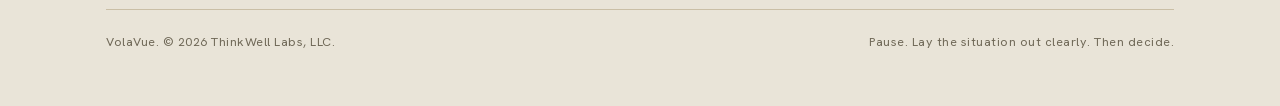
<file: assets/cookies.html>
<!DOCTYPE html>
<html lang="en">
<head>
<meta charset="utf-8">
<meta name="viewport" content="width=device-width,initial-scale=1">
<title>VolaVue — Cookie Policy</title>
<meta name="description" content="What cookies VolaVue uses, when they are set, and how to manage your choices.">
<link rel="canonical" href="https://volavue.fyi/cookies">
<meta property="og:type" content="website">
<meta property="og:site_name" content="VolaVue">
<meta property="og:url" content="https://volavue.fyi/cookies">
<meta property="og:title" content="VolaVue — Cookie Policy">
<meta property="og:description" content="What cookies VolaVue uses, when they are set, and how to manage your choices.">
<meta property="og:image" content="https://volavue.fyi/volavuelogo.png">
<meta name="twitter:card" content="summary">
<meta name="twitter:title" content="VolaVue — Cookie Policy">
<meta name="twitter:description" content="What cookies VolaVue uses, and how to manage them.">
<meta name="twitter:image" content="https://volavue.fyi/volavuelogo.png">
<link rel="icon" type="image/svg+xml" href="favicon.svg">
<link rel="stylesheet" href="fonts/fonts.css">
<link rel="stylesheet" href="styles.css">
<script>document.documentElement.classList.add('js')</script>
</head>
<body>

<header class="hdr">
  <div class="wrap hdr-in">
    <a class="brand" href="index.html" aria-label="VolaVue home">
      <img src="volavuelogo.png" alt="">
      <span class="brand-tx"><b>VolaVue</b><span>Clarity advisory</span></span>
    </a>
    <nav class="nav">
      <button class="icon-btn" id="themeToggle" type="button" aria-label="Toggle light and dark mode"><svg id="themeIcon" viewBox="0 0 24 24" aria-hidden="true"></svg></button>
      <a class="btn btn-ghost" href="index.html">Return Home</a>
      <button class="icon-btn" id="menuToggle" type="button" aria-label="Open menu" aria-expanded="false"><svg viewBox="0 0 24 24" aria-hidden="true"><path d="M3 6h18M3 12h18M3 18h18"/></svg></button>
    </nav>
  </div>
</header>

<div id="overlay"></div>
<aside id="sideMenu" aria-label="Site menu" aria-hidden="true">
  <div class="menu-top">
    <b>Menu</b>
    <button class="icon-btn" id="menuClose" type="button" aria-label="Close menu"><svg viewBox="0 0 24 24" aria-hidden="true"><path d="M6 6l12 12M18 6L6 18"/></svg></button>
  </div>
  <nav>
    <a href="index.html">Home</a>
    <a href="index.html#framework">Framework</a>
    <a href="index.html#testimonials">Testimonials</a>
    <a href="intake.html">Intake</a>
    <a href="booking.html">Booking</a>
  </nav>
</aside>

<main id="top">
  <section class="intro">
    <div class="wrap"><div class="col">
      <p class="eyebrow">Cookies</p>
      <h1>Cookie Policy</h1>
      <p class="meta">Last updated 2026-05-24</p>
    </div></div>
  </section>

  <section class="legal">
    <div class="wrap"><div class="col reveal">
      <h2>Our position on cookies</h2>
      <p>VolaVue keeps the use of cookies and similar technologies to a minimum. Our own site does not set cookies. The cookies that <em>are</em> set come from third-party services we embed in order to deliver the Service, and they are treated as strictly necessary — without them, scheduling and payment cannot work.</p>

      <h2>What sets cookies</h2>
      <ul>
        <li><strong>Cal.com</strong> — the scheduling embed on the booking page. Sets cookies required for the scheduler to function. See <a href="https://cal.com/privacy" target="_blank" rel="noopener noreferrer">cal.com/privacy</a>.</li>
        <li><strong>Stripe</strong> — the payment flow inside the Cal.com booking. Sets cookies required for payment and fraud prevention. See <a href="https://stripe.com/privacy" target="_blank" rel="noopener noreferrer">stripe.com/privacy</a>.</li>
        <li><strong>Cloudflare</strong> — may set a security cookie (<code>__cf_bm</code>) to distinguish humans from automated traffic. Strictly necessary for site security. See <a href="https://www.cloudflare.com/privacypolicy/" target="_blank" rel="noopener noreferrer">cloudflare.com/privacypolicy</a>.</li>
      </ul>
      <p>All of the above are limited to functional and security purposes. We do not load any analytics, advertising, or tracking cookies.</p>

      <h2>Your intake answers</h2>
      <p>If you complete the intake form, your answers are kept in your browser's <code>sessionStorage</code> (not a cookie) only for the lifetime of the browser tab, so the booking page can pass them to the scheduler. They are not stored on any server we operate.</p>

      <h2>Managing cookies</h2>
      <p>You can clear or block cookies for volavue.fyi in your browser settings at any time. Doing so will disable the scheduler and payment, and you can instead schedule by emailing us directly.</p>

      <h2>Contact</h2>
      <p>Cookie questions: <a href="mailto:volavue@volavue.fyi">volavue@volavue.fyi</a>.</p>
    </div></div>
  </section>
</main>

<footer class="ft">
  <div class="wrap">
    <div class="ft-grid">
      <div class="ft-brand">
        <b>VolaVue</b>
        <p class="ft-tagline">Clarity above. Decisions beyond.</p>
        <p class="ft-attribution">A product of ThinkWell Labs, LLC.</p>
      </div>
      <nav class="ft-nav">
        <a href="index.html">Home</a>
        <a href="index.html#framework">Framework</a>
        <a href="index.html#testimonials">Testimonials</a>
        <a href="intake.html">Intake</a>
        <a href="booking.html">Booking</a>
        <a href="privacy.html">Privacy</a>
        <a href="terms.html">Terms</a>
        <a href="cookies.html">Cookies</a>
        <a href="disclaimer.html">Disclaimer</a>
        <a href="accessibility.html">Accessibility</a>
        <a href="contact.html">Contact</a>
      </nav>
    </div>
    <div class="ft-base">
      <span>VolaVue. &copy; 2026 ThinkWell Labs, LLC.</span>
      <span>Pause. Lay the situation out clearly. Then decide.</span>
    </div>
  </div>
</footer>

<script>
(function(){
  var root=document.documentElement,btn=document.getElementById('themeToggle'),icon=document.getElementById('themeIcon');
  var sun='<g fill="none" stroke="currentColor" stroke-width="1.8" stroke-linecap="round"><circle cx="12" cy="12" r="4.2"/><path d="M12 2.5v2.6M12 18.9v2.6M21.5 12h-2.6M5.1 12H2.5M18.7 5.3l-1.8 1.8M7.1 16.9l-1.8 1.8M18.7 18.7l-1.8-1.8M7.1 7.1 5.3 5.3"/></g>';
  var moon='<path fill="none" stroke="currentColor" stroke-width="1.8" stroke-linejoin="round" d="M20 13.4A8 8 0 0 1 10.6 4 7 7 0 1 0 20 13.4Z"/>';
  function set(mode){var d=mode==='dark';root.classList.toggle('dark',d);if(icon)icon.innerHTML=d?sun:moon;if(btn)btn.setAttribute('aria-label',d?'Switch to light mode':'Switch to dark mode');}
  var mq=window.matchMedia('(prefers-color-scheme: dark)');set(mq.matches?'dark':'light');
  mq.addEventListener('change',function(e){set(e.matches?'dark':'light');});
  btn&&btn.addEventListener('click',function(){set(root.classList.contains('dark')?'light':'dark');});
})();
(function(){
  var open=document.getElementById('menuToggle'),close=document.getElementById('menuClose'),menu=document.getElementById('sideMenu'),ov=document.getElementById('overlay');
  function show(o){menu.classList.toggle('on',o);ov.classList.toggle('on',o);menu.setAttribute('aria-hidden',o?'false':'true');open.setAttribute('aria-expanded',o?'true':'false');if(o)close.focus();else open.focus();}
  open.addEventListener('click',function(){show(true);});close.addEventListener('click',function(){show(false);});ov.addEventListener('click',function(){show(false);});
  menu.querySelectorAll('a').forEach(function(a){a.addEventListener('click',function(){show(false);});});
  document.addEventListener('keydown',function(e){if(e.key==='Escape'&&menu.classList.contains('on'))show(false);});
})();
(function(){
  var els=[].slice.call(document.querySelectorAll('.reveal'));
  if(matchMedia('(prefers-reduced-motion: reduce)').matches||!('IntersectionObserver'in window)){els.forEach(function(e){e.classList.add('in');});return;}
  var io=new IntersectionObserver(function(ents){ents.forEach(function(en){if(en.isIntersecting){en.target.classList.add('in');io.unobserve(en.target);}});},{threshold:.1});
  els.forEach(function(e){io.observe(e);});
})();
</script>
</body>
</html>
</file>
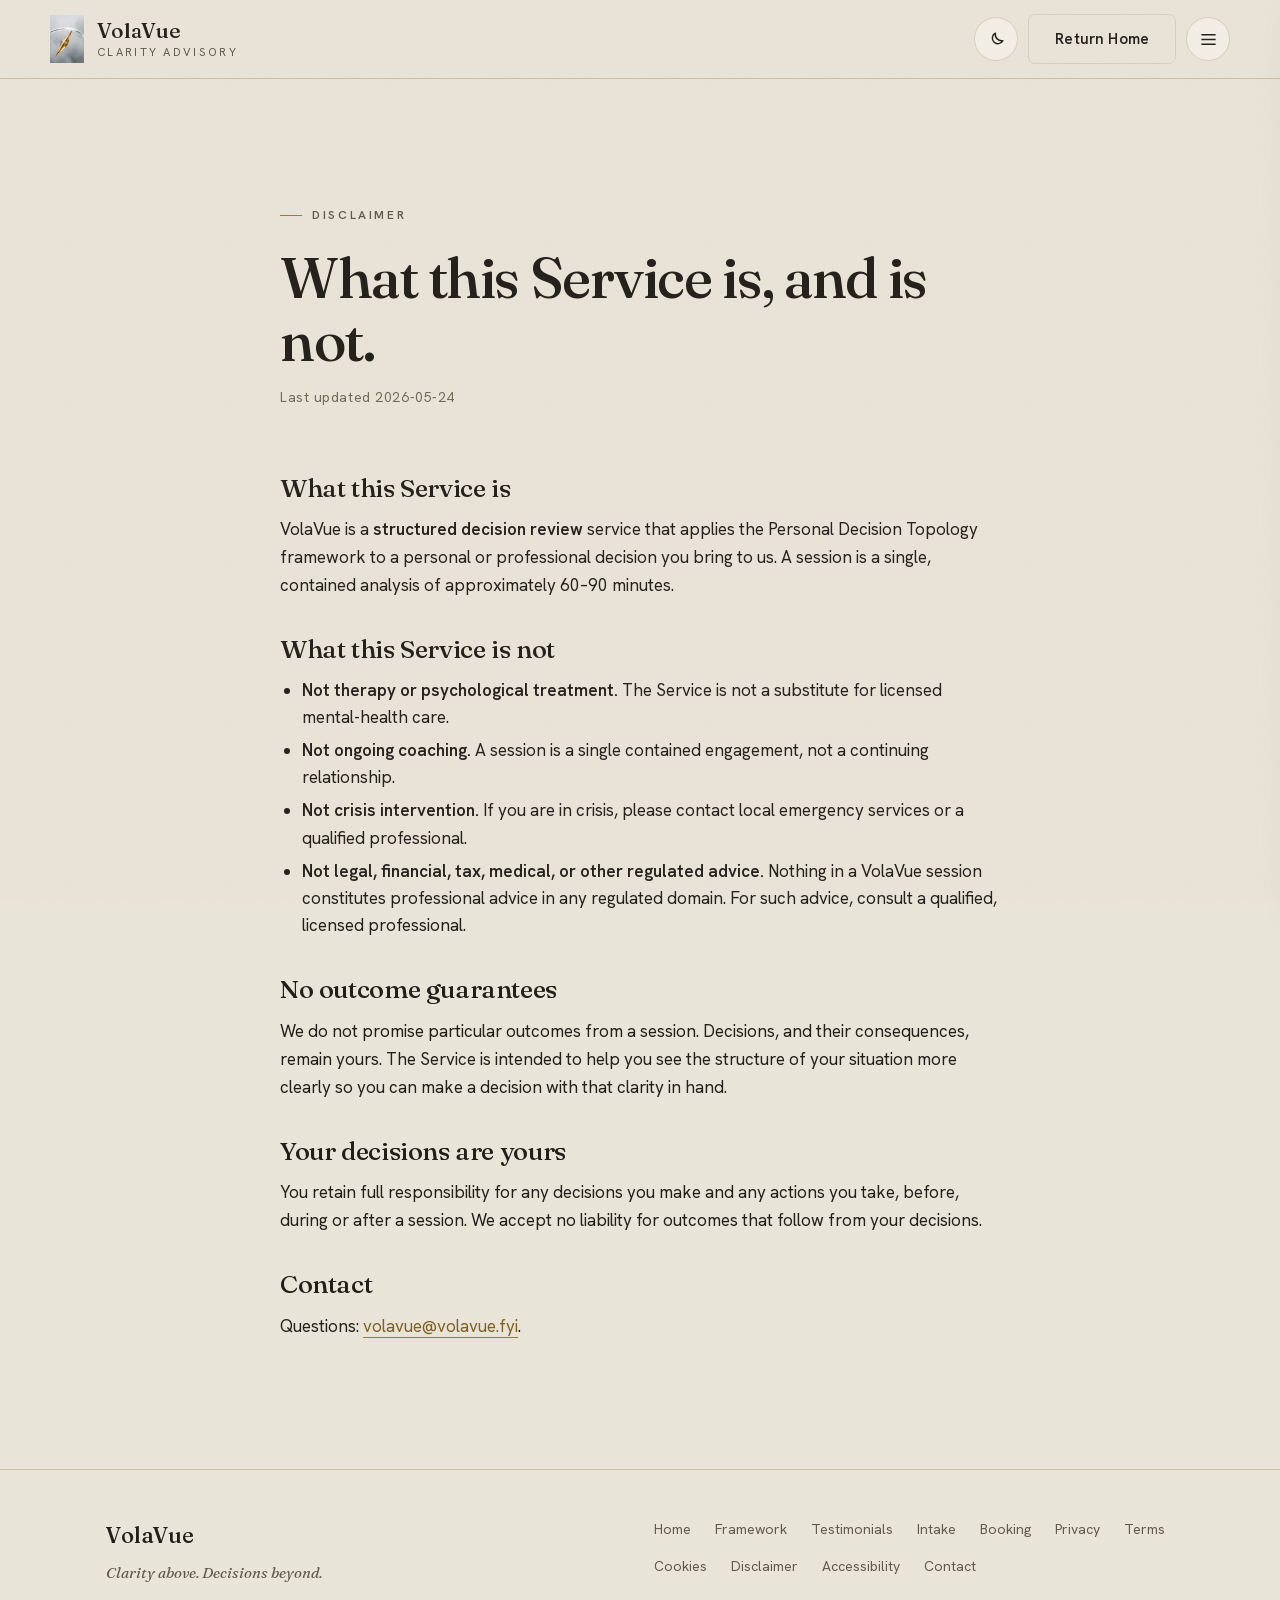
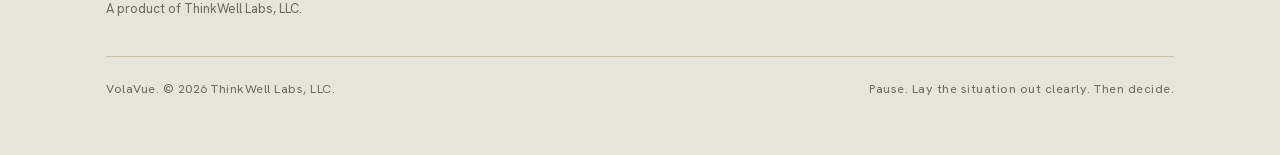
<file: assets/disclaimer.html>
<!DOCTYPE html>
<html lang="en">
<head>
<meta charset="utf-8">
<meta name="viewport" content="width=device-width,initial-scale=1">
<title>VolaVue — Disclaimer</title>
<meta name="description" content="What VolaVue is and is not — a contained structured decision review, not therapy, coaching, or regulated professional advice.">
<link rel="canonical" href="https://volavue.fyi/disclaimer">
<meta property="og:type" content="website">
<meta property="og:site_name" content="VolaVue">
<meta property="og:url" content="https://volavue.fyi/disclaimer">
<meta property="og:title" content="VolaVue — Disclaimer">
<meta property="og:description" content="What VolaVue is and is not.">
<meta property="og:image" content="https://volavue.fyi/volavuelogo.png">
<meta name="twitter:card" content="summary">
<meta name="twitter:title" content="VolaVue — Disclaimer">
<meta name="twitter:description" content="What VolaVue is and is not.">
<meta name="twitter:image" content="https://volavue.fyi/volavuelogo.png">
<link rel="icon" type="image/svg+xml" href="favicon.svg">
<link rel="stylesheet" href="fonts/fonts.css">
<link rel="stylesheet" href="styles.css">
<script>document.documentElement.classList.add('js')</script>
</head>
<body>

<header class="hdr">
  <div class="wrap hdr-in">
    <a class="brand" href="index.html" aria-label="VolaVue home">
      <img src="volavuelogo.png" alt="">
      <span class="brand-tx"><b>VolaVue</b><span>Clarity advisory</span></span>
    </a>
    <nav class="nav">
      <button class="icon-btn" id="themeToggle" type="button" aria-label="Toggle light and dark mode"><svg id="themeIcon" viewBox="0 0 24 24" aria-hidden="true"></svg></button>
      <a class="btn btn-ghost" href="index.html">Return Home</a>
      <button class="icon-btn" id="menuToggle" type="button" aria-label="Open menu" aria-expanded="false"><svg viewBox="0 0 24 24" aria-hidden="true"><path d="M3 6h18M3 12h18M3 18h18"/></svg></button>
    </nav>
  </div>
</header>

<div id="overlay"></div>
<aside id="sideMenu" aria-label="Site menu" aria-hidden="true">
  <div class="menu-top">
    <b>Menu</b>
    <button class="icon-btn" id="menuClose" type="button" aria-label="Close menu"><svg viewBox="0 0 24 24" aria-hidden="true"><path d="M6 6l12 12M18 6L6 18"/></svg></button>
  </div>
  <nav>
    <a href="index.html">Home</a>
    <a href="index.html#framework">Framework</a>
    <a href="index.html#testimonials">Testimonials</a>
    <a href="intake.html">Intake</a>
    <a href="booking.html">Booking</a>
  </nav>
</aside>

<main id="top">
  <section class="intro">
    <div class="wrap"><div class="col">
      <p class="eyebrow">Disclaimer</p>
      <h1>What this Service is, and is not.</h1>
      <p class="meta">Last updated 2026-05-24</p>
    </div></div>
  </section>

  <section class="legal">
    <div class="wrap"><div class="col reveal">
      <h2>What this Service is</h2>
      <p>VolaVue is a <strong>structured decision review</strong> service that applies the Personal Decision Topology framework to a personal or professional decision you bring to us. A session is a single, contained analysis of approximately 60–90 minutes.</p>

      <h2>What this Service is not</h2>
      <ul>
        <li><strong>Not therapy or psychological treatment.</strong> The Service is not a substitute for licensed mental-health care.</li>
        <li><strong>Not ongoing coaching.</strong> A session is a single contained engagement, not a continuing relationship.</li>
        <li><strong>Not crisis intervention.</strong> If you are in crisis, please contact local emergency services or a qualified professional.</li>
        <li><strong>Not legal, financial, tax, medical, or other regulated advice.</strong> Nothing in a VolaVue session constitutes professional advice in any regulated domain. For such advice, consult a qualified, licensed professional.</li>
      </ul>

      <h2>No outcome guarantees</h2>
      <p>We do not promise particular outcomes from a session. Decisions, and their consequences, remain yours. The Service is intended to help you see the structure of your situation more clearly so you can make a decision with that clarity in hand.</p>

      <h2>Your decisions are yours</h2>
      <p>You retain full responsibility for any decisions you make and any actions you take, before, during or after a session. We accept no liability for outcomes that follow from your decisions.</p>

      <h2>Contact</h2>
      <p>Questions: <a href="mailto:volavue@volavue.fyi">volavue@volavue.fyi</a>.</p>
    </div></div>
  </section>
</main>

<footer class="ft">
  <div class="wrap">
    <div class="ft-grid">
      <div class="ft-brand">
        <b>VolaVue</b>
        <p class="ft-tagline">Clarity above. Decisions beyond.</p>
        <p class="ft-attribution">A product of ThinkWell Labs, LLC.</p>
      </div>
      <nav class="ft-nav">
        <a href="index.html">Home</a>
        <a href="index.html#framework">Framework</a>
        <a href="index.html#testimonials">Testimonials</a>
        <a href="intake.html">Intake</a>
        <a href="booking.html">Booking</a>
        <a href="privacy.html">Privacy</a>
        <a href="terms.html">Terms</a>
        <a href="cookies.html">Cookies</a>
        <a href="disclaimer.html">Disclaimer</a>
        <a href="accessibility.html">Accessibility</a>
        <a href="contact.html">Contact</a>
      </nav>
    </div>
    <div class="ft-base">
      <span>VolaVue. &copy; 2026 ThinkWell Labs, LLC.</span>
      <span>Pause. Lay the situation out clearly. Then decide.</span>
    </div>
  </div>
</footer>

<script>
(function(){
  var root=document.documentElement,btn=document.getElementById('themeToggle'),icon=document.getElementById('themeIcon');
  var sun='<g fill="none" stroke="currentColor" stroke-width="1.8" stroke-linecap="round"><circle cx="12" cy="12" r="4.2"/><path d="M12 2.5v2.6M12 18.9v2.6M21.5 12h-2.6M5.1 12H2.5M18.7 5.3l-1.8 1.8M7.1 16.9l-1.8 1.8M18.7 18.7l-1.8-1.8M7.1 7.1 5.3 5.3"/></g>';
  var moon='<path fill="none" stroke="currentColor" stroke-width="1.8" stroke-linejoin="round" d="M20 13.4A8 8 0 0 1 10.6 4 7 7 0 1 0 20 13.4Z"/>';
  function set(mode){var d=mode==='dark';root.classList.toggle('dark',d);if(icon)icon.innerHTML=d?sun:moon;if(btn)btn.setAttribute('aria-label',d?'Switch to light mode':'Switch to dark mode');}
  var mq=window.matchMedia('(prefers-color-scheme: dark)');set(mq.matches?'dark':'light');
  mq.addEventListener('change',function(e){set(e.matches?'dark':'light');});
  btn&&btn.addEventListener('click',function(){set(root.classList.contains('dark')?'light':'dark');});
})();
(function(){
  var open=document.getElementById('menuToggle'),close=document.getElementById('menuClose'),menu=document.getElementById('sideMenu'),ov=document.getElementById('overlay');
  function show(o){menu.classList.toggle('on',o);ov.classList.toggle('on',o);menu.setAttribute('aria-hidden',o?'false':'true');open.setAttribute('aria-expanded',o?'true':'false');if(o)close.focus();else open.focus();}
  open.addEventListener('click',function(){show(true);});close.addEventListener('click',function(){show(false);});ov.addEventListener('click',function(){show(false);});
  menu.querySelectorAll('a').forEach(function(a){a.addEventListener('click',function(){show(false);});});
  document.addEventListener('keydown',function(e){if(e.key==='Escape'&&menu.classList.contains('on'))show(false);});
})();
(function(){
  var els=[].slice.call(document.querySelectorAll('.reveal'));
  if(matchMedia('(prefers-reduced-motion: reduce)').matches||!('IntersectionObserver'in window)){els.forEach(function(e){e.classList.add('in');});return;}
  var io=new IntersectionObserver(function(ents){ents.forEach(function(en){if(en.isIntersecting){en.target.classList.add('in');io.unobserve(en.target);}});},{threshold:.1});
  els.forEach(function(e){io.observe(e);});
})();
</script>
</body>
</html>
</file>
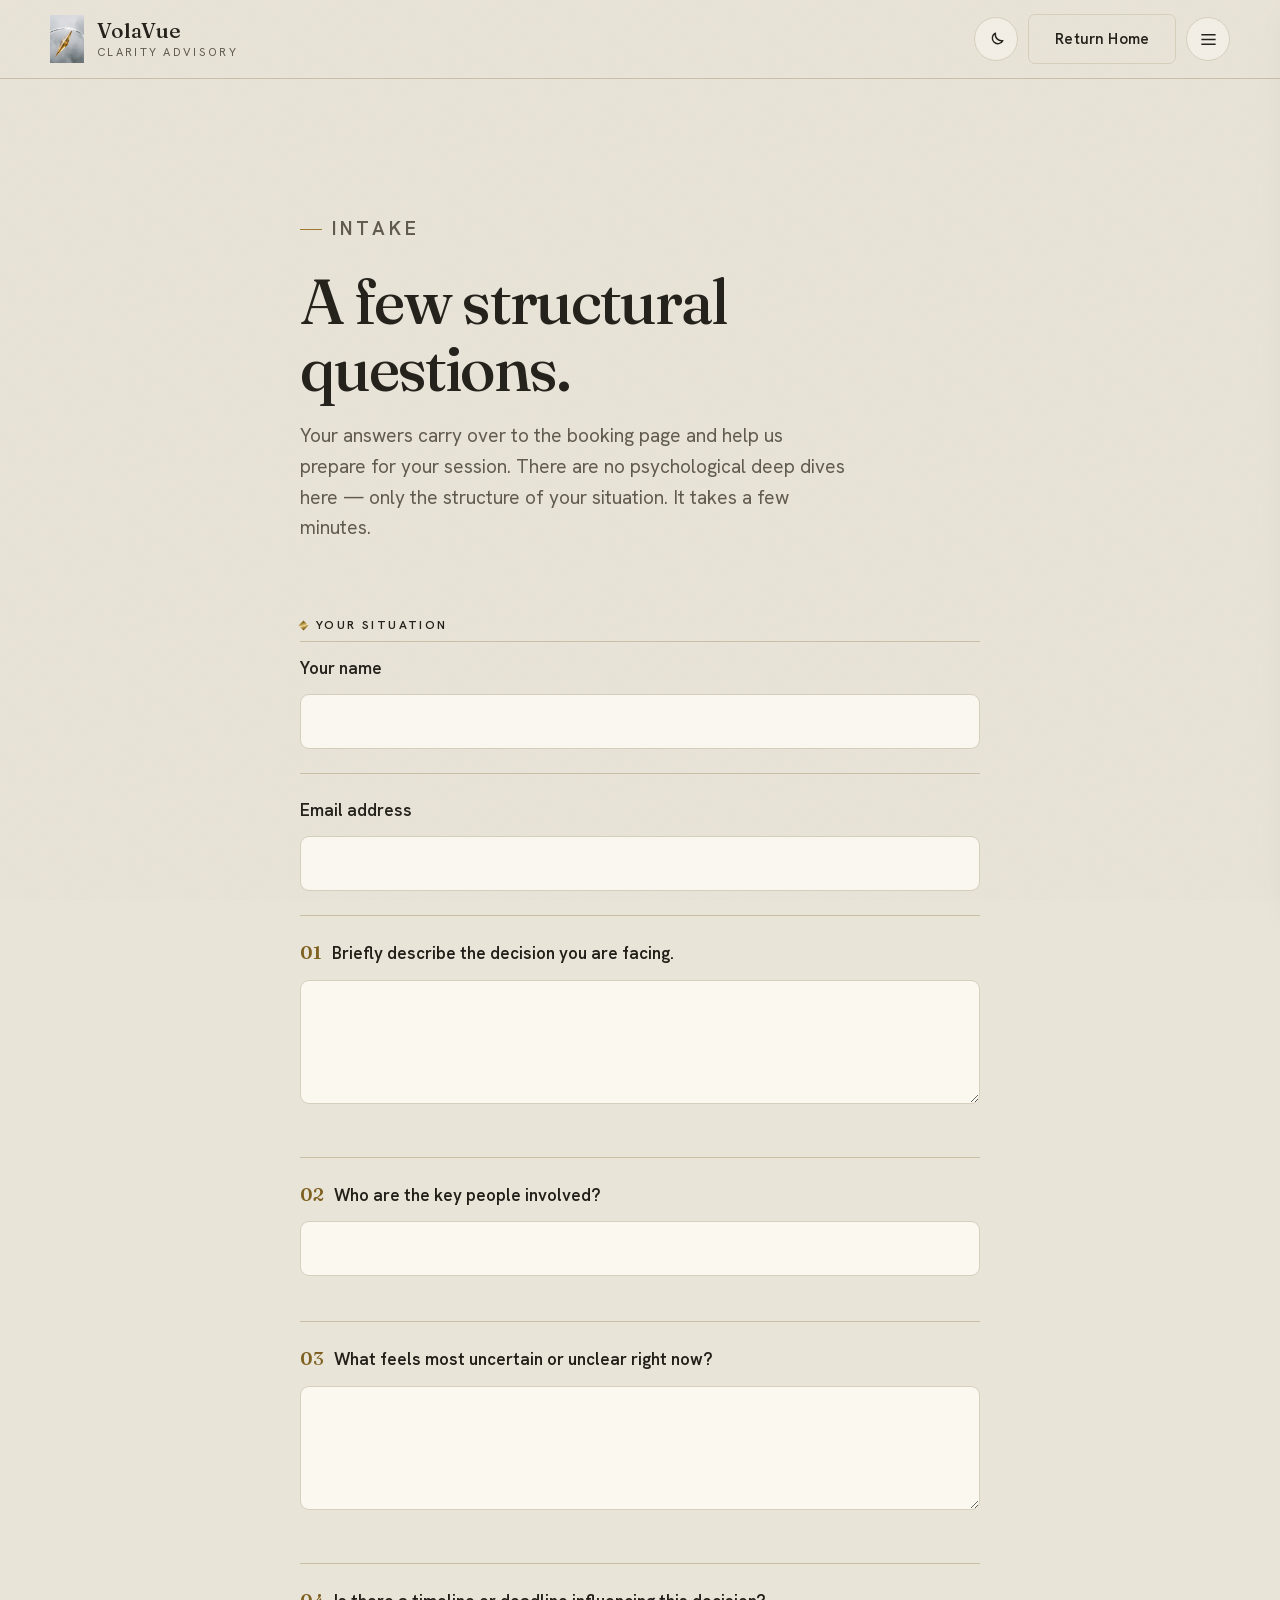
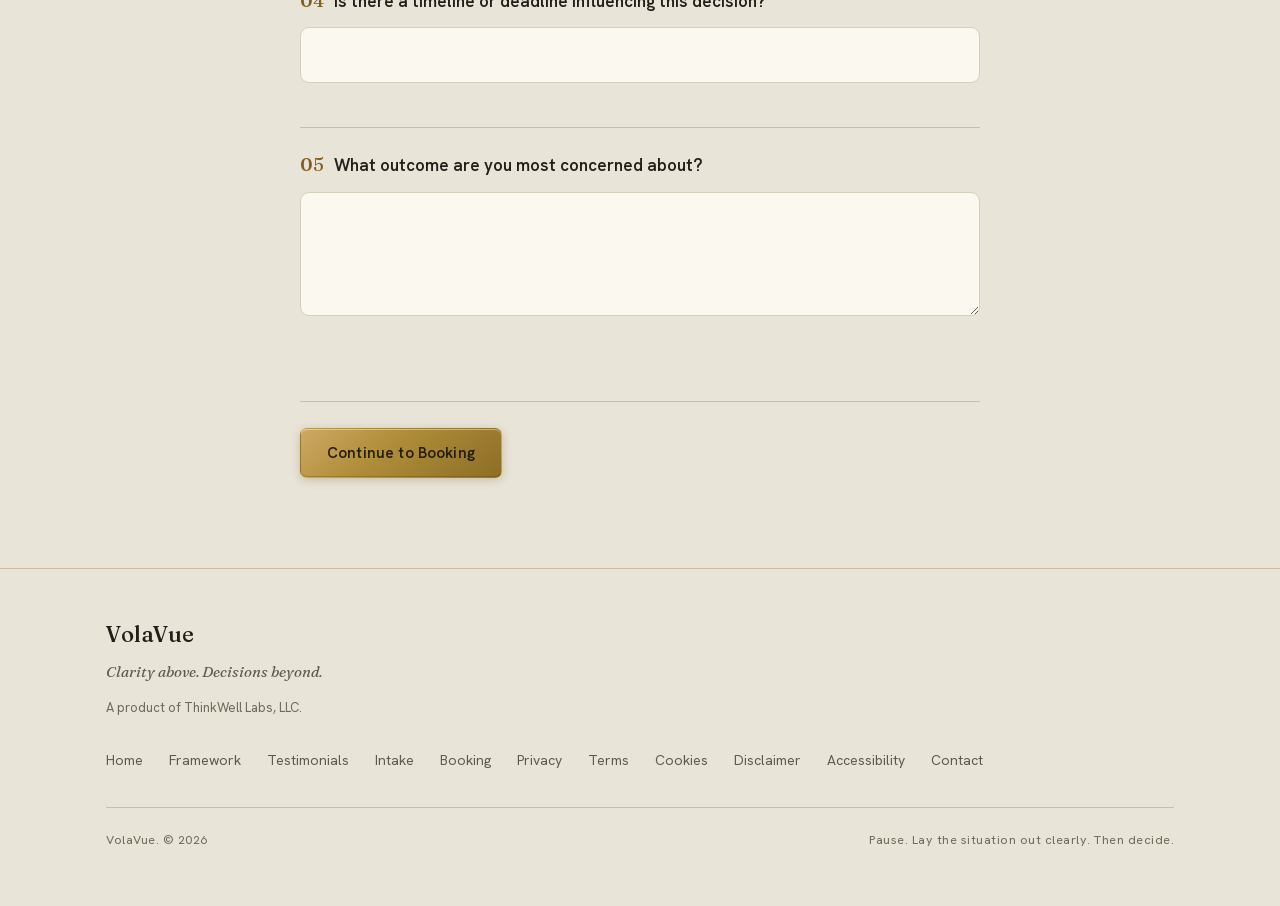
<file: assets/intake.html>
<!DOCTYPE html>
<html lang="en">
<head>
<meta charset="utf-8">
<meta name="viewport" content="width=device-width, initial-scale=1">
<title>VolaVue — Intake</title>
<meta name="description" content="Clarity above. Decisions beyond. A few structural questions to prepare your VolaVue decision review.">
<link rel="canonical" href="https://volavue.fyi/intake">
<meta property="og:type" content="website">
<meta property="og:site_name" content="VolaVue">
<meta property="og:url" content="https://volavue.fyi/intake">
<meta property="og:title" content="VolaVue — Intake">
<meta property="og:description" content="Clarity above. Decisions beyond. A few structural questions before your session.">
<meta property="og:image" content="https://volavue.fyi/volavuelogo.png">
<meta name="twitter:card" content="summary">
<meta name="twitter:title" content="VolaVue — Intake">
<meta name="twitter:description" content="Clarity above. Decisions beyond.">
<meta name="twitter:image" content="https://volavue.fyi/volavuelogo.png">
<link rel="icon" type="image/svg+xml" href="favicon.svg">
<link rel="stylesheet" href="fonts/fonts.css">
<script>document.documentElement.classList.add('js')</script>
<style>
/* ---- Design tokens ----------------------------------------------------- */
:root{
  --bg:#e9e4d8; --surface:#f3efe6; --surface-2:#fbf8f0;
  --text:#221f19; --muted:#5e594b; --soft:#6f6857;
  --border:#d6cfbc; --line:#cabfa6;
  --accent:#7e6020;
  --gold:#9c7a2a;
  --metal:linear-gradient(118deg,#6e5318 0%,#9c7a2a 24%,#d8bd72 47%,#f4e6af 52%,#d8bd72 57%,#9c7a2a 76%,#6e5318 100%);
  --btn:linear-gradient(140deg,#cda964 0%,#b08e3a 40%,#8c6e26 100%);
  --btn-text:#241d09;
  --ring:rgba(150,118,40,.6);
  --shadow:0 1px 2px rgba(40,33,15,.05),0 16px 40px rgba(40,33,15,.10);
  --shadow-sm:0 1px 2px rgba(40,33,15,.06),0 8px 20px rgba(40,33,15,.07);
}
:root.dark{
  --bg:#15140e; --surface:#1e1c14; --surface-2:#26231a;
  --text:#f0ebdd; --muted:#a79f8a; --soft:#7d7763;
  --border:#3a3526; --line:#332f22;
  --accent:#d9bd71;
  --gold:#cda85c;
  --metal:linear-gradient(118deg,#8a6a28 0%,#b9923a 22%,#e8cf8a 47%,#fbf3d4 52%,#e8cf8a 57%,#b9923a 78%,#8a6a28 100%);
  --btn:linear-gradient(140deg,#eccd86 0%,#c9a85a 42%,#a4843c 100%);
  --btn-text:#1b1607;
  --ring:rgba(222,184,98,.62);
  --shadow:0 1px 2px rgba(0,0,0,.32),0 18px 44px rgba(0,0,0,.46);
  --shadow-sm:0 1px 2px rgba(0,0,0,.3),0 10px 22px rgba(0,0,0,.34);
}
/* ---- Base -------------------------------------------------------------- */
*{box-sizing:border-box}
html{scroll-behavior:smooth}
body{margin:0;background:var(--bg);color:var(--text);font-family:'Hanken Grotesk',system-ui,Arial,sans-serif;font-size:17px;line-height:1.6;-webkit-font-smoothing:antialiased;text-rendering:optimizeLegibility;overflow-x:hidden}
a{color:inherit;text-decoration:none}
button{font:inherit;color:inherit;cursor:pointer}
input,textarea{font:inherit}
img,svg{display:block;max-width:100%}
::selection{background:rgba(156,122,42,.26)}
body::after{content:"";position:fixed;inset:0;z-index:9999;pointer-events:none;opacity:.045;background-image:url("data:image/svg+xml;utf8,<svg xmlns='http://www.w3.org/2000/svg' width='160' height='160'><filter id='n'><feTurbulence type='fractalNoise' baseFrequency='0.82' numOctaves='2' stitchTiles='stitch'/></filter><rect width='100%25' height='100%25' filter='url(%23n)'/></svg>")}
.wrap{max-width:1180px;margin:0 auto;padding:0 clamp(20px,5vw,56px)}
.col{max-width:680px;margin:0 auto}
/* ---- Type -------------------------------------------------------------- */
h1,h2,h3{font-family:'Fraunces','Hanken Grotesk',Georgia,serif;font-weight:500;font-optical-sizing:auto;letter-spacing:-.018em;line-height:1.1;margin:0}
.eyebrow{font-size:12px;font-weight:600;letter-spacing:.22em;text-transform:uppercase;color:var(--muted);display:inline-flex;align-items:center;gap:10px}
.eyebrow::before{content:"";width:22px;height:1px;background:var(--gold)}
/* ---- Header ------------------------------------------------------------ */
.hdr{position:sticky;top:0;z-index:50;background:var(--bg);background:color-mix(in srgb,var(--bg) 88%,transparent);backdrop-filter:blur(9px);-webkit-backdrop-filter:blur(9px);border-bottom:1px solid var(--line)}
.hdr-in{display:flex;align-items:center;justify-content:space-between;gap:18px;padding:14px 0}
.brand{display:flex;align-items:center;gap:13px;min-width:0}
.brand img{width:34px;height:auto}
.brand-tx{display:flex;flex-direction:column;line-height:1}
.brand-tx b{font-family:'Fraunces',serif;font-weight:500;font-size:21px;letter-spacing:.005em}
.brand-tx span{font-size:11.5px;letter-spacing:.2em;text-transform:uppercase;color:var(--muted);margin-top:5px}
.nav{display:flex;align-items:center;gap:10px}
.icon-btn{width:44px;height:44px;border-radius:50%;border:1px solid var(--border);background:var(--surface);display:inline-grid;place-items:center;color:var(--text);transition:border-color .2s,background .2s,transform .2s}
.icon-btn:hover{border-color:var(--gold);transform:translateY(-1px)}
.icon-btn svg{width:19px;height:19px;stroke:currentColor;fill:none;stroke-width:1.8}
/* ---- Buttons ----------------------------------------------------------- */
.btn{display:inline-flex;align-items:center;justify-content:center;gap:9px;min-height:50px;padding:0 26px;border-radius:7px;font-size:15px;font-weight:600;letter-spacing:.01em;border:1px solid transparent;transition:transform .2s,box-shadow .2s,border-color .2s,background .2s}
.btn:active{transform:translateY(1px)}
.btn-gold{position:relative;overflow:hidden;background:var(--btn);color:var(--btn-text);box-shadow:0 2px 10px rgba(120,90,20,.28),inset 0 1px 0 rgba(255,255,255,.42),inset 0 -1px 0 rgba(0,0,0,.16)}
.btn-gold:hover{transform:translateY(-2px);box-shadow:0 8px 22px rgba(120,90,20,.34),inset 0 1px 0 rgba(255,255,255,.5),inset 0 -1px 0 rgba(0,0,0,.18)}
.btn-gold::after{content:"";position:absolute;inset:0;background:linear-gradient(108deg,transparent 32%,rgba(255,255,255,.62) 48%,transparent 60%);transform:translateX(-130%);transition:transform .8s cubic-bezier(.2,.7,.2,1)}
.btn-gold:hover::after{transform:translateX(130%)}
.btn-ghost{background:transparent;border-color:var(--border);color:var(--text)}
.btn-ghost:hover{border-color:var(--gold);transform:translateY(-2px);background:var(--surface)}
/* ---- Side menu --------------------------------------------------------- */
#overlay{position:fixed;inset:0;background:rgba(10,9,5,.46);z-index:60;opacity:0;visibility:hidden;transition:opacity .28s}
#overlay.on{opacity:1;visibility:visible}
#sideMenu{position:fixed;top:0;right:-340px;width:320px;max-width:86vw;height:100%;z-index:70;background:var(--surface);border-left:1px solid var(--border);box-shadow:var(--shadow);transition:right .32s cubic-bezier(.4,0,.15,1);padding:26px 28px}
#sideMenu.on{right:0}
.menu-top{display:flex;align-items:center;justify-content:space-between;margin-bottom:26px}
.menu-top b{font-family:'Fraunces',serif;font-weight:500;font-size:19px}
#sideMenu nav{display:flex;flex-direction:column}
#sideMenu nav a{font-family:'Fraunces',serif;font-size:21px;padding:13px 0;border-bottom:1px solid var(--line);transition:color .2s,padding-left .2s}
#sideMenu nav a:last-child{border-bottom:0}
#sideMenu nav a:hover{color:var(--accent);padding-left:8px}
/* ---- Intro ------------------------------------------------------------- */
.intro{padding:clamp(56px,9vw,116px) 0 clamp(8px,2vw,20px)}
.intro .eyebrow{margin-bottom:22px}
.intro h1{font-size:clamp(2.3rem,6vw,4rem);font-weight:500;letter-spacing:-.03em;line-height:1.05;max-width:16ch}
.intro p{margin:20px 0 0;color:var(--muted);font-size:clamp(1.05rem,1.5vw,1.22rem);max-width:50ch}
/* ---- Form -------------------------------------------------------------- */
.formsec{padding:clamp(30px,5vw,52px) 0 clamp(54px,8vw,90px)}
.sec-kicker{display:block;font-size:12px;font-weight:600;letter-spacing:.2em;text-transform:uppercase;color:var(--text);margin-bottom:6px}
.sec-kicker::before{content:"";display:inline-block;width:7px;height:7px;margin-right:9px;background:var(--metal);transform:rotate(45deg)}
.field{padding:24px 0;border-top:1px solid var(--line)}
.field:first-of-type{padding-top:14px}
.field label{display:block;font-weight:600;font-size:1.06rem;line-height:1.45}
.field label .qn{font-family:'Fraunces',serif;font-weight:500;color:var(--accent);margin-right:10px;font-size:1.15rem}
.field input,.field textarea{width:100%;margin-top:13px;background:var(--surface-2);color:var(--text);border:1px solid var(--border);border-radius:9px;padding:13px 14px;transition:border-color .18s,box-shadow .18s}
.field input::placeholder,.field textarea::placeholder{color:var(--soft)}
.field input:focus,.field textarea:focus{outline:none;border-color:var(--gold);box-shadow:0 0 0 3px var(--ring)}
.field textarea{min-height:124px;resize:vertical;line-height:1.6}
.count{margin-top:7px;font-size:12.5px;color:var(--soft);min-height:1.1em}
.form-actions{margin-top:32px;padding-top:26px;border-top:1px solid var(--line);display:flex;align-items:center;gap:20px;flex-wrap:wrap}
#status{color:var(--muted);margin:0;font-size:14px}
/* ---- Footer ------------------------------------------------------------ */
.ft{border-top:1px solid var(--line);padding:48px 0 56px}
.ft-grid{display:flex;justify-content:space-between;gap:30px;flex-wrap:wrap;align-items:flex-start}
.ft-brand b{font-family:'Fraunces',serif;font-weight:500;font-size:22px}
.ft-brand p{margin:8px 0 0;color:var(--muted);font-size:14px;max-width:34ch}
.ft-nav{display:flex;gap:26px;flex-wrap:wrap}
.ft-nav a{font-size:14px;color:var(--muted);transition:color .2s}
.ft-nav a:hover{color:var(--accent)}
.ft-base{margin-top:36px;padding-top:22px;border-top:1px solid var(--line);display:flex;justify-content:space-between;gap:14px;flex-wrap:wrap;font-size:12.5px;color:var(--soft);letter-spacing:.04em}
/* ---- Reveal ------------------------------------------------------------ */
.js .reveal{opacity:0;transform:translateY(20px);transition:opacity .8s ease,transform .8s cubic-bezier(.2,.7,.2,1)}
.js .reveal.in{opacity:1;transform:none}
/* ---- Responsive -------------------------------------------------------- */
@media (max-width:640px){.hdr .btn{display:none}}
@media (prefers-reduced-motion:reduce){
  html{scroll-behavior:auto}
  *,*::before,*::after{animation-duration:.001ms!important;animation-iteration-count:1!important;transition-duration:.001ms!important}
  .js .reveal{opacity:1!important;transform:none!important}
}
</style>
</head>
<body>

<header class="hdr">
  <div class="wrap hdr-in">
    <a class="brand" href="index.html" aria-label="VolaVue home">
      <img src="volavuelogo.png" alt="">
      <span class="brand-tx"><b>VolaVue</b><span>Clarity advisory</span></span>
    </a>
    <nav class="nav">
      <button class="icon-btn" id="themeToggle" type="button" aria-label="Toggle light and dark mode">
        <svg id="themeIcon" viewBox="0 0 24 24" aria-hidden="true"></svg>
      </button>
      <a class="btn btn-ghost" href="index.html">Return Home</a>
      <button class="icon-btn" id="menuToggle" type="button" aria-label="Open menu" aria-expanded="false">
        <svg viewBox="0 0 24 24" aria-hidden="true"><path d="M3 6h18M3 12h18M3 18h18"/></svg>
      </button>
    </nav>
  </div>
</header>

<div id="overlay"></div>
<aside id="sideMenu" aria-label="Site menu" aria-hidden="true">
  <div class="menu-top">
    <b>Menu</b>
    <button class="icon-btn" id="menuClose" type="button" aria-label="Close menu">
      <svg viewBox="0 0 24 24" aria-hidden="true"><path d="M6 6l12 12M18 6L6 18"/></svg>
    </button>
  </div>
  <nav>
    <a href="index.html">Home</a>
    <a href="index.html#framework">Framework</a>
    <a href="index.html#testimonials">Testimonials</a>
    <a href="intake.html">Intake</a>
    <a href="booking.html">Booking</a>
  </nav>
</aside>

<main id="top">

  <section class="intro">
    <div class="wrap"><div class="col">
      <p class="eyebrow">Intake</p>
      <h1>A few structural questions.</h1>
      <p>Your answers carry over to the booking page and help us prepare for your session. There are no psychological deep dives here — only the structure of your situation. It takes a few minutes.</p>
    </div></div>
  </section>

  <section class="formsec">
    <div class="wrap"><div class="col reveal">
      <span class="sec-kicker">Your situation</span>
      <form id="prefillForm" class="form">
        <div class="field">
          <label for="name">Your name</label>
          <input id="name" type="text" autocomplete="name">
        </div>
        <div class="field">
          <label for="email">Email address</label>
          <input id="email" type="email" autocomplete="email">
        </div>
        <div class="field">
          <label for="description"><span class="qn">01</span>Briefly describe the decision you are facing.</label>
          <textarea id="description" rows="3"></textarea>
          <div class="count" id="descriptionCount"></div>
        </div>
        <div class="field">
          <label for="keypeople"><span class="qn">02</span>Who are the key people involved?</label>
          <input id="keypeople" type="text">
          <div class="count" id="keypeopleCount"></div>
        </div>
        <div class="field">
          <label for="feeling"><span class="qn">03</span>What feels most uncertain or unclear right now?</label>
          <textarea id="feeling" rows="3"></textarea>
          <div class="count" id="feelingCount"></div>
        </div>
        <div class="field">
          <label for="timeline"><span class="qn">04</span>Is there a timeline or deadline influencing this decision?</label>
          <input id="timeline" type="text">
          <div class="count" id="timelineCount"></div>
        </div>
        <div class="field">
          <label for="outcome"><span class="qn">05</span>What outcome are you most concerned about?</label>
          <textarea id="outcome" rows="3"></textarea>
          <div class="count" id="outcomeCount"></div>
        </div>
        <div class="form-actions">
          <button class="btn btn-gold" type="submit">Continue to Booking</button>
          <p id="status"></p>
        </div>
      </form>
    </div></div>
  </section>

</main>

<footer class="ft">
  <div class="wrap">
    <div class="ft-grid">
      <div class="ft-brand">
        <b>VolaVue</b>
        <p style="font-family:'Fraunces',serif;font-style:italic;color:var(--muted);font-size:15px;margin:8px 0 0;max-width:36ch">Clarity above. Decisions beyond.</p>
        <p style="font-size:13px;color:var(--soft);margin:14px 0 0">A product of ThinkWell Labs, LLC.</p>
      </div>
      <nav class="ft-nav">
        <a href="index.html">Home</a>
        <a href="index.html#framework">Framework</a>
        <a href="index.html#testimonials">Testimonials</a>
        <a href="intake.html">Intake</a>
        <a href="booking.html">Booking</a>
        <a href="privacy.html">Privacy</a>
        <a href="terms.html">Terms</a>
        <a href="cookies.html">Cookies</a>
        <a href="disclaimer.html">Disclaimer</a>
        <a href="accessibility.html">Accessibility</a>
        <a href="contact.html">Contact</a>
      </nav>
    </div>
    <div class="ft-base">
      <span>VolaVue. &copy; 2026</span>
      <span>Pause. Lay the situation out clearly. Then decide.</span>
    </div>
  </div>
</footer>

<script>
/* ---- Theme ------------------------------------------------------------- */
(function(){
  var root=document.documentElement,btn=document.getElementById('themeToggle'),icon=document.getElementById('themeIcon');
  var sun='<g fill="none" stroke="currentColor" stroke-width="1.8" stroke-linecap="round"><circle cx="12" cy="12" r="4.2"/><path d="M12 2.5v2.6M12 18.9v2.6M21.5 12h-2.6M5.1 12H2.5M18.7 5.3l-1.8 1.8M7.1 16.9l-1.8 1.8M18.7 18.7l-1.8-1.8M7.1 7.1 5.3 5.3"/></g>';
  var moon='<path fill="none" stroke="currentColor" stroke-width="1.8" stroke-linejoin="round" d="M20 13.4A8 8 0 0 1 10.6 4 7 7 0 1 0 20 13.4Z"/>';
  function set(mode){var d=mode==='dark';root.classList.toggle('dark',d);if(icon)icon.innerHTML=d?sun:moon;if(btn)btn.setAttribute('aria-label',d?'Switch to light mode':'Switch to dark mode');}
  var mq=window.matchMedia('(prefers-color-scheme: dark)');
  set(mq.matches?'dark':'light');
  mq.addEventListener('change',function(e){set(e.matches?'dark':'light');});
  btn&&btn.addEventListener('click',function(){set(root.classList.contains('dark')?'light':'dark');});
})();

/* ---- Side menu --------------------------------------------------------- */
(function(){
  var open=document.getElementById('menuToggle'),close=document.getElementById('menuClose'),
      menu=document.getElementById('sideMenu'),ov=document.getElementById('overlay');
  function show(o){
    menu.classList.toggle('on',o);ov.classList.toggle('on',o);
    menu.setAttribute('aria-hidden',o?'false':'true');
    open.setAttribute('aria-expanded',o?'true':'false');
    if(o)close.focus();else open.focus();
  }
  open.addEventListener('click',function(){show(true);});
  close.addEventListener('click',function(){show(false);});
  ov.addEventListener('click',function(){show(false);});
  menu.querySelectorAll('a').forEach(function(a){a.addEventListener('click',function(){show(false);});});
  document.addEventListener('keydown',function(e){if(e.key==='Escape'&&menu.classList.contains('on'))show(false);});
})();

/* ---- Scroll reveal ----------------------------------------------------- */
(function(){
  var els=[].slice.call(document.querySelectorAll('.reveal'));
  if(matchMedia('(prefers-reduced-motion: reduce)').matches||!('IntersectionObserver'in window)){
    els.forEach(function(e){e.classList.add('in');});return;
  }
  var io=new IntersectionObserver(function(ents){
    ents.forEach(function(en){if(en.isIntersecting){en.target.classList.add('in');io.unobserve(en.target);}});
  },{threshold:.06,rootMargin:'0px 0px -4% 0px'});
  els.forEach(function(e){io.observe(e);});
})();

/* ---- Form: character limits + submit ----------------------------------- */
(function(){
  var limits={description:1000,keypeople:1000,feeling:1000,timeline:1000,outcome:1000};
  function wireLimit(id,msgId){
    var el=document.getElementById(id),msg=document.getElementById(msgId);
    var update=function(){
      if(el.value.length>limits[id]) el.value=el.value.slice(0,limits[id]);
      var left=limits[id]-el.value.length;
      msg.textContent=el.value.length>=900 ? left+' characters left' : '';
    };
    el.addEventListener('input',update);update();
  }
  wireLimit('description','descriptionCount');
  wireLimit('keypeople','keypeopleCount');
  wireLimit('feeling','feelingCount');
  wireLimit('timeline','timelineCount');
  wireLimit('outcome','outcomeCount');

  document.getElementById('prefillForm').addEventListener('submit',function(e){
    e.preventDefault();
    var get=function(id){return document.getElementById(id).value.trim();};
    var data={
      name:get('name'),email:get('email'),
      q1:get('description'),q2:get('keypeople'),q3:get('feeling'),q4:get('timeline'),q5:get('outcome')
    };
    // Keep PII out of the URL/history/logs/referrer — hand off via sessionStorage.
    try{ sessionStorage.setItem('vv_intake',JSON.stringify(data)); }catch(err){}
    document.getElementById('status').textContent='Sending to booking page…';
    window.location.href='booking.html';
  });
})();
</script>
</body>
</html>
</file>
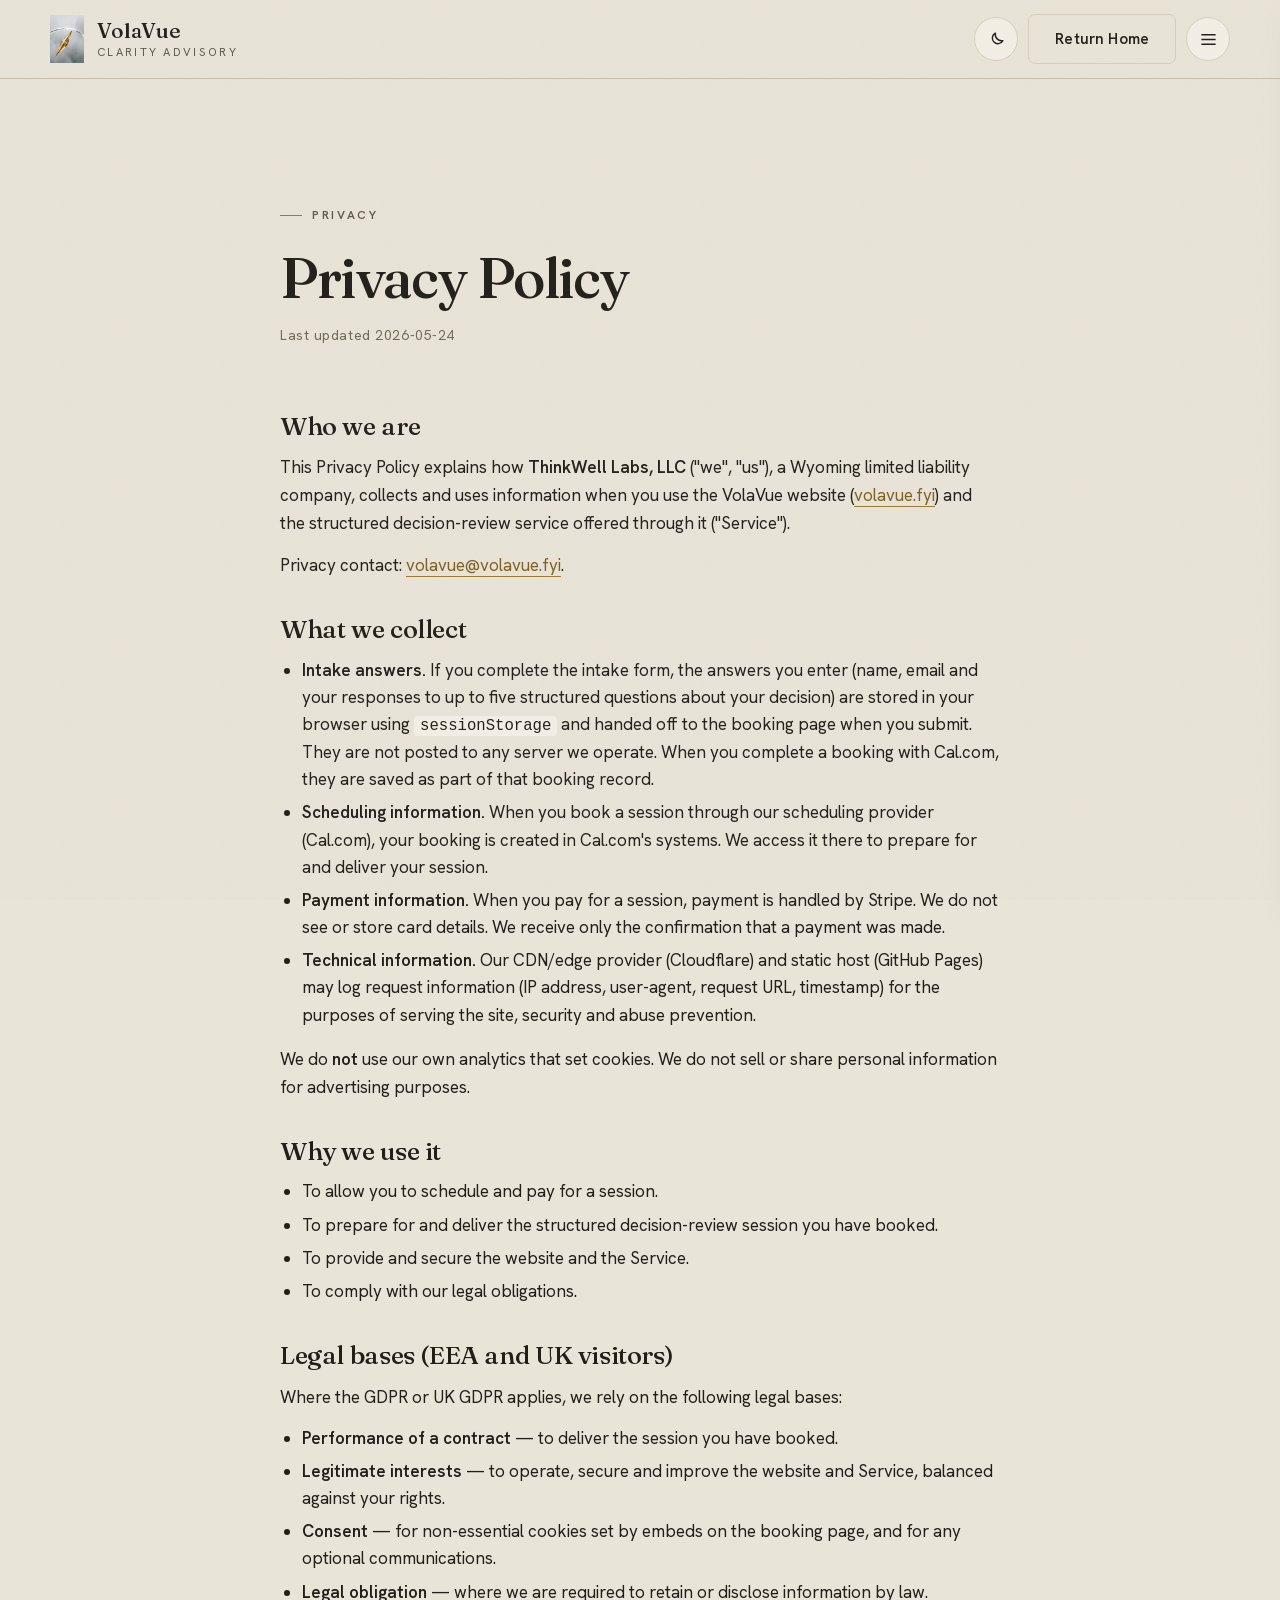
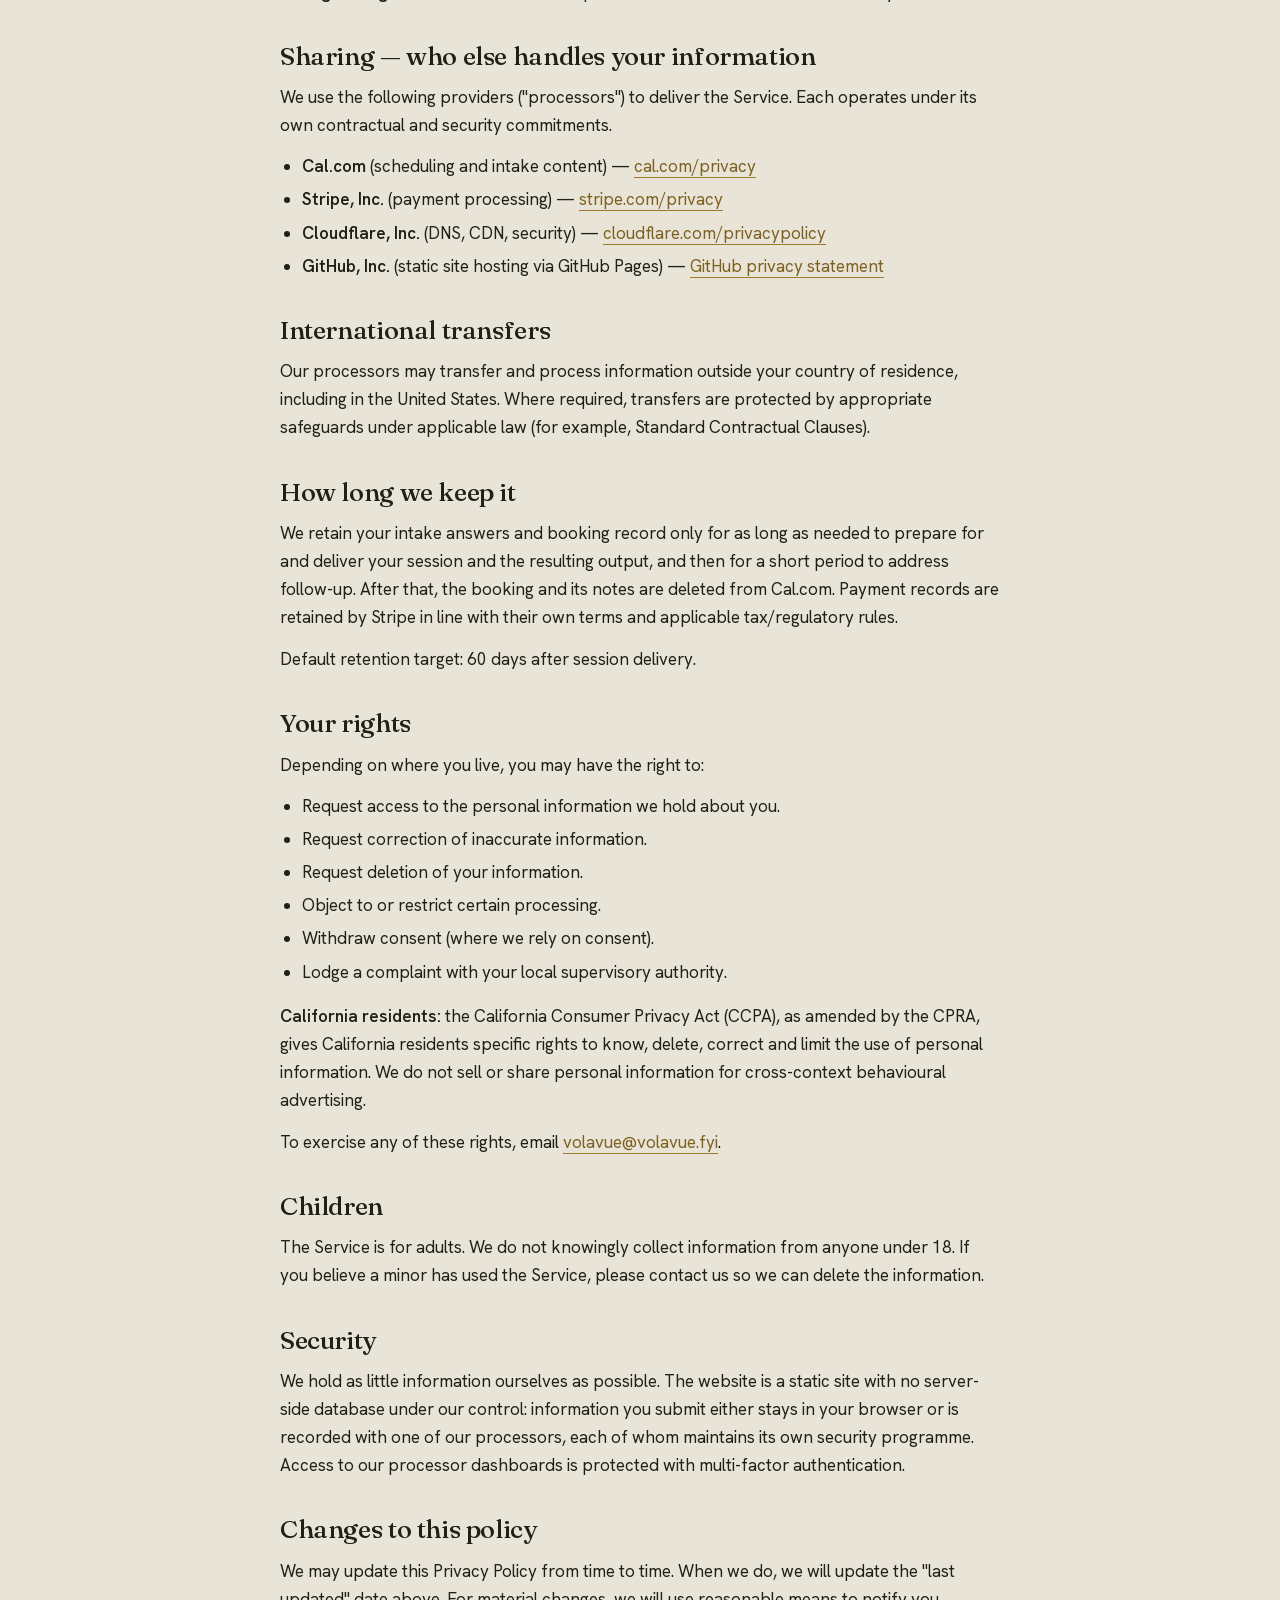
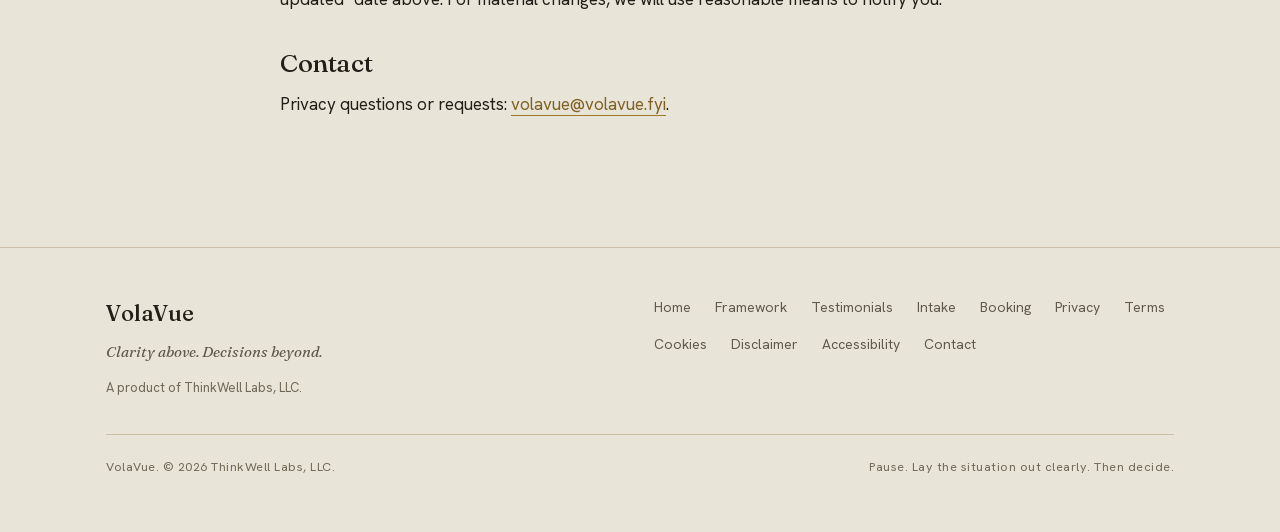
<file: assets/privacy.html>
<!DOCTYPE html>
<html lang="en">
<head>
<meta charset="utf-8">
<meta name="viewport" content="width=device-width,initial-scale=1">
<title>VolaVue — Privacy Policy</title>
<meta name="description" content="Privacy Policy for VolaVue, a structured decision-review service from ThinkWell Labs, LLC. How we collect, use and retain your information.">
<link rel="canonical" href="https://volavue.fyi/privacy">
<meta property="og:type" content="website">
<meta property="og:site_name" content="VolaVue">
<meta property="og:url" content="https://volavue.fyi/privacy">
<meta property="og:title" content="VolaVue — Privacy Policy">
<meta property="og:description" content="Privacy Policy for VolaVue, a structured decision-review service from ThinkWell Labs, LLC.">
<meta property="og:image" content="https://volavue.fyi/volavuelogo.png">
<meta name="twitter:card" content="summary">
<meta name="twitter:title" content="VolaVue — Privacy Policy">
<meta name="twitter:description" content="How VolaVue collects, uses and retains your information.">
<meta name="twitter:image" content="https://volavue.fyi/volavuelogo.png">
<link rel="icon" type="image/svg+xml" href="favicon.svg">
<link rel="stylesheet" href="fonts/fonts.css">
<link rel="stylesheet" href="styles.css">
<script>document.documentElement.classList.add('js')</script>
</head>
<body>

<header class="hdr">
  <div class="wrap hdr-in">
    <a class="brand" href="index.html" aria-label="VolaVue home">
      <img src="volavuelogo.png" alt="">
      <span class="brand-tx"><b>VolaVue</b><span>Clarity advisory</span></span>
    </a>
    <nav class="nav">
      <button class="icon-btn" id="themeToggle" type="button" aria-label="Toggle light and dark mode"><svg id="themeIcon" viewBox="0 0 24 24" aria-hidden="true"></svg></button>
      <a class="btn btn-ghost" href="index.html">Return Home</a>
      <button class="icon-btn" id="menuToggle" type="button" aria-label="Open menu" aria-expanded="false"><svg viewBox="0 0 24 24" aria-hidden="true"><path d="M3 6h18M3 12h18M3 18h18"/></svg></button>
    </nav>
  </div>
</header>

<div id="overlay"></div>
<aside id="sideMenu" aria-label="Site menu" aria-hidden="true">
  <div class="menu-top">
    <b>Menu</b>
    <button class="icon-btn" id="menuClose" type="button" aria-label="Close menu"><svg viewBox="0 0 24 24" aria-hidden="true"><path d="M6 6l12 12M18 6L6 18"/></svg></button>
  </div>
  <nav>
    <a href="index.html">Home</a>
    <a href="index.html#framework">Framework</a>
    <a href="index.html#testimonials">Testimonials</a>
    <a href="intake.html">Intake</a>
    <a href="booking.html">Booking</a>
  </nav>
</aside>

<main id="top">
  <section class="intro">
    <div class="wrap"><div class="col">
      <p class="eyebrow">Privacy</p>
      <h1>Privacy Policy</h1>
      <p class="meta">Last updated 2026-05-24</p>
    </div></div>
  </section>

  <section class="legal">
    <div class="wrap"><div class="col reveal">
      <h2>Who we are</h2>
      <p>This Privacy Policy explains how <strong>ThinkWell Labs, LLC</strong> ("we", "us"), a Wyoming limited liability company, collects and uses information when you use the VolaVue website (<a href="https://volavue.fyi/">volavue.fyi</a>) and the structured decision-review service offered through it ("Service").</p>
      <p>Privacy contact: <a href="mailto:volavue@volavue.fyi">volavue@volavue.fyi</a>.</p>

      <h2>What we collect</h2>
      <ul>
        <li><strong>Intake answers.</strong> If you complete the intake form, the answers you enter (name, email and your responses to up to five structured questions about your decision) are stored in your browser using <code>sessionStorage</code> and handed off to the booking page when you submit. They are not posted to any server we operate. When you complete a booking with Cal.com, they are saved as part of that booking record.</li>
        <li><strong>Scheduling information.</strong> When you book a session through our scheduling provider (Cal.com), your booking is created in Cal.com's systems. We access it there to prepare for and deliver your session.</li>
        <li><strong>Payment information.</strong> When you pay for a session, payment is handled by Stripe. We do not see or store card details. We receive only the confirmation that a payment was made.</li>
        <li><strong>Technical information.</strong> Our CDN/edge provider (Cloudflare) and static host (GitHub Pages) may log request information (IP address, user-agent, request URL, timestamp) for the purposes of serving the site, security and abuse prevention.</li>
      </ul>
      <p>We do <strong>not</strong> use our own analytics that set cookies. We do not sell or share personal information for advertising purposes.</p>

      <h2>Why we use it</h2>
      <ul>
        <li>To allow you to schedule and pay for a session.</li>
        <li>To prepare for and deliver the structured decision-review session you have booked.</li>
        <li>To provide and secure the website and the Service.</li>
        <li>To comply with our legal obligations.</li>
      </ul>

      <h2>Legal bases (EEA and UK visitors)</h2>
      <p>Where the GDPR or UK GDPR applies, we rely on the following legal bases:</p>
      <ul>
        <li><strong>Performance of a contract</strong> — to deliver the session you have booked.</li>
        <li><strong>Legitimate interests</strong> — to operate, secure and improve the website and Service, balanced against your rights.</li>
        <li><strong>Consent</strong> — for non-essential cookies set by embeds on the booking page, and for any optional communications.</li>
        <li><strong>Legal obligation</strong> — where we are required to retain or disclose information by law.</li>
      </ul>

      <h2>Sharing — who else handles your information</h2>
      <p>We use the following providers ("processors") to deliver the Service. Each operates under its own contractual and security commitments.</p>
      <ul>
        <li><strong>Cal.com</strong> (scheduling and intake content) — <a href="https://cal.com/privacy" target="_blank" rel="noopener noreferrer">cal.com/privacy</a></li>
        <li><strong>Stripe, Inc.</strong> (payment processing) — <a href="https://stripe.com/privacy" target="_blank" rel="noopener noreferrer">stripe.com/privacy</a></li>
        <li><strong>Cloudflare, Inc.</strong> (DNS, CDN, security) — <a href="https://www.cloudflare.com/privacypolicy/" target="_blank" rel="noopener noreferrer">cloudflare.com/privacypolicy</a></li>
        <li><strong>GitHub, Inc.</strong> (static site hosting via GitHub Pages) — <a href="https://docs.github.com/en/site-policy/privacy-policies/github-general-privacy-statement" target="_blank" rel="noopener noreferrer">GitHub privacy statement</a></li>
      </ul>

      <h2>International transfers</h2>
      <p>Our processors may transfer and process information outside your country of residence, including in the United States. Where required, transfers are protected by appropriate safeguards under applicable law (for example, Standard Contractual Clauses).</p>

      <h2>How long we keep it</h2>
      <p>We retain your intake answers and booking record only for as long as needed to prepare for and deliver your session and the resulting output, and then for a short period to address follow-up. After that, the booking and its notes are deleted from Cal.com. Payment records are retained by Stripe in line with their own terms and applicable tax/regulatory rules.</p>
      <p>Default retention target: 60 days after session delivery.</p>

      <h2>Your rights</h2>
      <p>Depending on where you live, you may have the right to:</p>
      <ul>
        <li>Request access to the personal information we hold about you.</li>
        <li>Request correction of inaccurate information.</li>
        <li>Request deletion of your information.</li>
        <li>Object to or restrict certain processing.</li>
        <li>Withdraw consent (where we rely on consent).</li>
        <li>Lodge a complaint with your local supervisory authority.</li>
      </ul>
      <p><strong>California residents:</strong> the California Consumer Privacy Act (CCPA), as amended by the CPRA, gives California residents specific rights to know, delete, correct and limit the use of personal information. We do not sell or share personal information for cross-context behavioural advertising.</p>
      <p>To exercise any of these rights, email <a href="mailto:volavue@volavue.fyi">volavue@volavue.fyi</a>.</p>

      <h2>Children</h2>
      <p>The Service is for adults. We do not knowingly collect information from anyone under 18. If you believe a minor has used the Service, please contact us so we can delete the information.</p>

      <h2>Security</h2>
      <p>We hold as little information ourselves as possible. The website is a static site with no server-side database under our control: information you submit either stays in your browser or is recorded with one of our processors, each of whom maintains its own security programme. Access to our processor dashboards is protected with multi-factor authentication.</p>

      <h2>Changes to this policy</h2>
      <p>We may update this Privacy Policy from time to time. When we do, we will update the "last updated" date above. For material changes, we will use reasonable means to notify you.</p>

      <h2>Contact</h2>
      <p>Privacy questions or requests: <a href="mailto:volavue@volavue.fyi">volavue@volavue.fyi</a>.</p>
    </div></div>
  </section>
</main>

<footer class="ft">
  <div class="wrap">
    <div class="ft-grid">
      <div class="ft-brand">
        <b>VolaVue</b>
        <p class="ft-tagline">Clarity above. Decisions beyond.</p>
        <p class="ft-attribution">A product of ThinkWell Labs, LLC.</p>
      </div>
      <nav class="ft-nav">
        <a href="index.html">Home</a>
        <a href="index.html#framework">Framework</a>
        <a href="index.html#testimonials">Testimonials</a>
        <a href="intake.html">Intake</a>
        <a href="booking.html">Booking</a>
        <a href="privacy.html">Privacy</a>
        <a href="terms.html">Terms</a>
        <a href="cookies.html">Cookies</a>
        <a href="disclaimer.html">Disclaimer</a>
        <a href="accessibility.html">Accessibility</a>
        <a href="contact.html">Contact</a>
      </nav>
    </div>
    <div class="ft-base">
      <span>VolaVue. &copy; 2026 ThinkWell Labs, LLC.</span>
      <span>Pause. Lay the situation out clearly. Then decide.</span>
    </div>
  </div>
</footer>

<script>
(function(){
  var root=document.documentElement,btn=document.getElementById('themeToggle'),icon=document.getElementById('themeIcon');
  var sun='<g fill="none" stroke="currentColor" stroke-width="1.8" stroke-linecap="round"><circle cx="12" cy="12" r="4.2"/><path d="M12 2.5v2.6M12 18.9v2.6M21.5 12h-2.6M5.1 12H2.5M18.7 5.3l-1.8 1.8M7.1 16.9l-1.8 1.8M18.7 18.7l-1.8-1.8M7.1 7.1 5.3 5.3"/></g>';
  var moon='<path fill="none" stroke="currentColor" stroke-width="1.8" stroke-linejoin="round" d="M20 13.4A8 8 0 0 1 10.6 4 7 7 0 1 0 20 13.4Z"/>';
  function set(mode){var d=mode==='dark';root.classList.toggle('dark',d);if(icon)icon.innerHTML=d?sun:moon;if(btn)btn.setAttribute('aria-label',d?'Switch to light mode':'Switch to dark mode');}
  var mq=window.matchMedia('(prefers-color-scheme: dark)');set(mq.matches?'dark':'light');
  mq.addEventListener('change',function(e){set(e.matches?'dark':'light');});
  btn&&btn.addEventListener('click',function(){set(root.classList.contains('dark')?'light':'dark');});
})();
(function(){
  var open=document.getElementById('menuToggle'),close=document.getElementById('menuClose'),menu=document.getElementById('sideMenu'),ov=document.getElementById('overlay');
  function show(o){menu.classList.toggle('on',o);ov.classList.toggle('on',o);menu.setAttribute('aria-hidden',o?'false':'true');open.setAttribute('aria-expanded',o?'true':'false');if(o)close.focus();else open.focus();}
  open.addEventListener('click',function(){show(true);});close.addEventListener('click',function(){show(false);});ov.addEventListener('click',function(){show(false);});
  menu.querySelectorAll('a').forEach(function(a){a.addEventListener('click',function(){show(false);});});
  document.addEventListener('keydown',function(e){if(e.key==='Escape'&&menu.classList.contains('on'))show(false);});
})();
(function(){
  var els=[].slice.call(document.querySelectorAll('.reveal'));
  if(matchMedia('(prefers-reduced-motion: reduce)').matches||!('IntersectionObserver'in window)){els.forEach(function(e){e.classList.add('in');});return;}
  var io=new IntersectionObserver(function(ents){ents.forEach(function(en){if(en.isIntersecting){en.target.classList.add('in');io.unobserve(en.target);}});},{threshold:.1});
  els.forEach(function(e){io.observe(e);});
})();
</script>
</body>
</html>
</file>
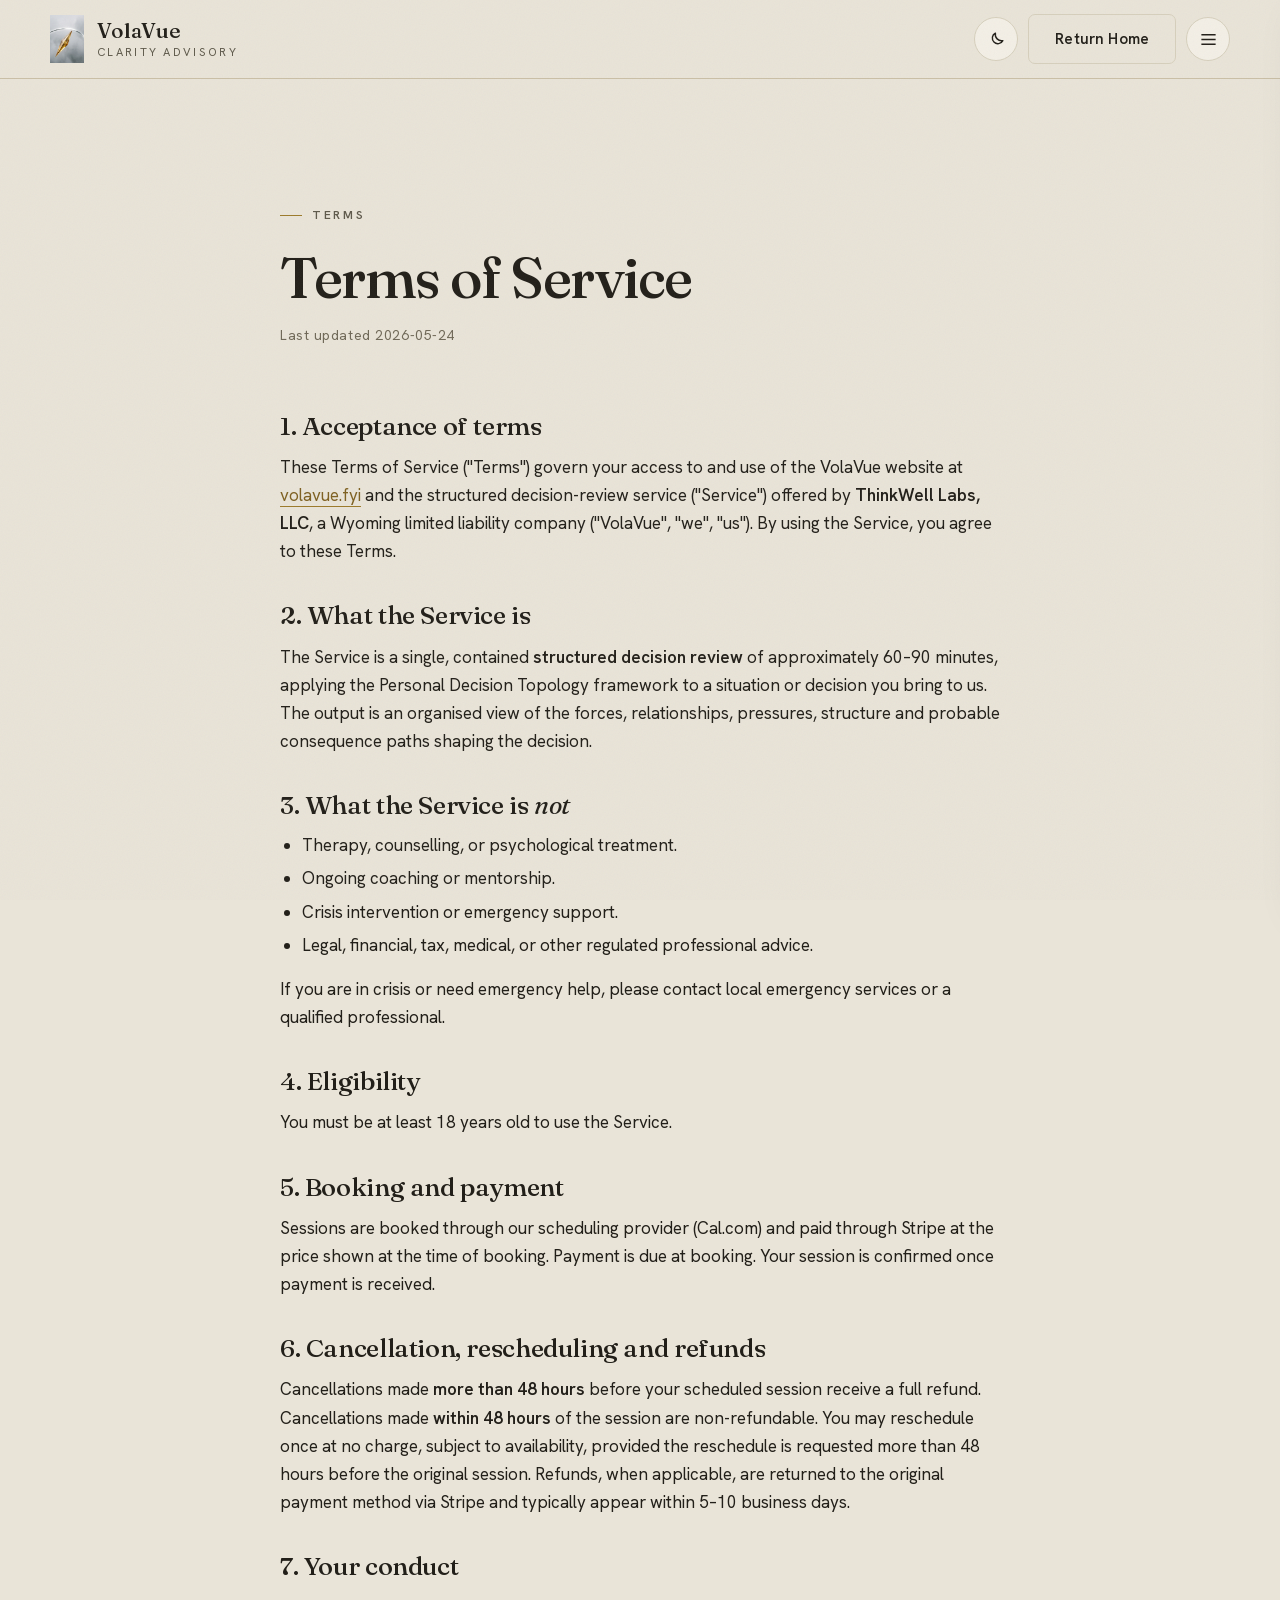
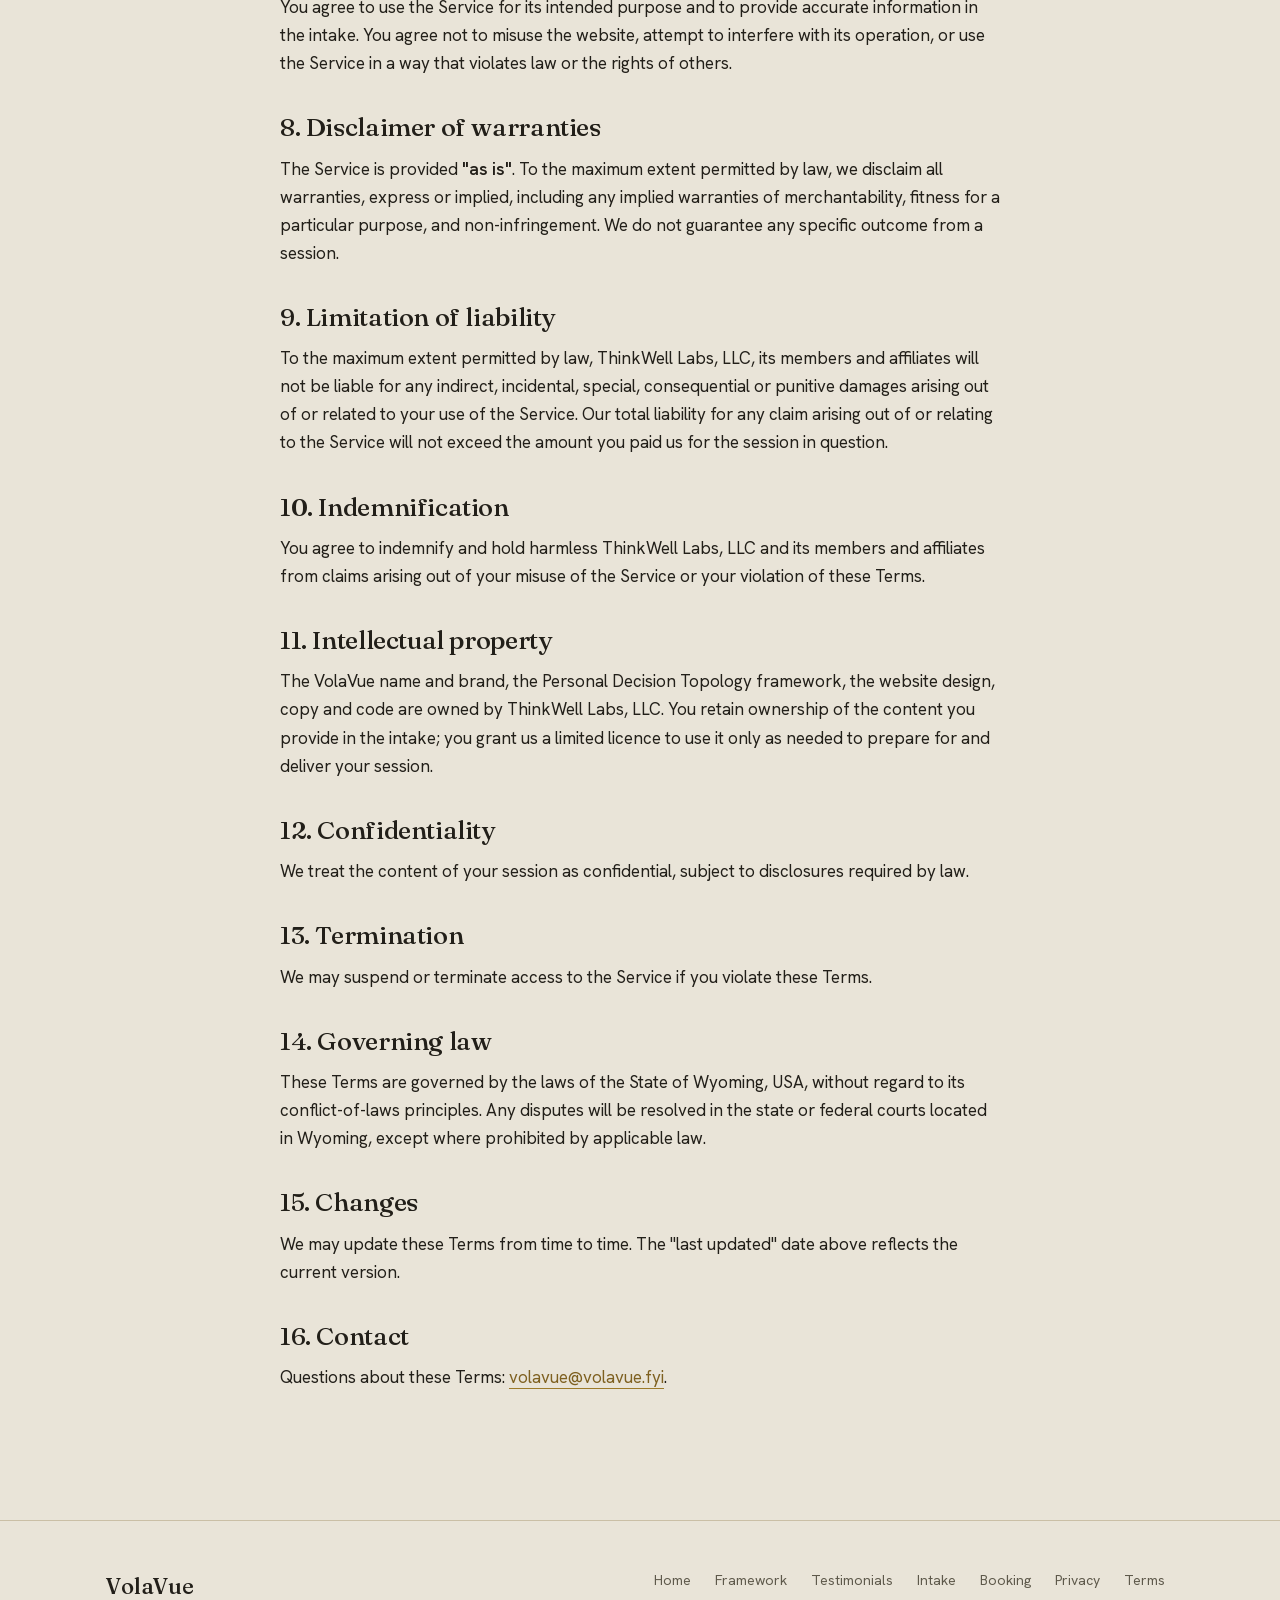
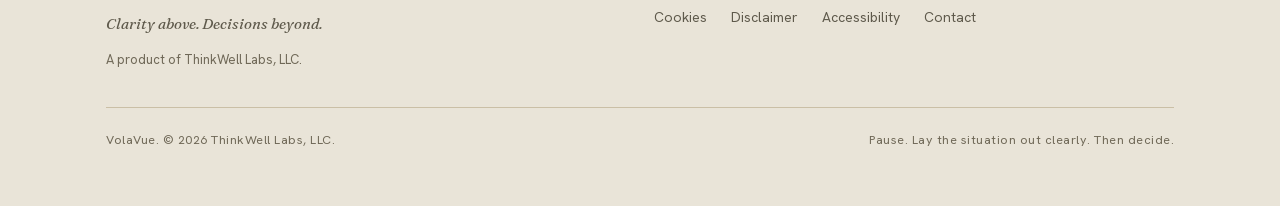
<file: assets/terms.html>
<!DOCTYPE html>
<html lang="en">
<head>
<meta charset="utf-8">
<meta name="viewport" content="width=device-width,initial-scale=1">
<title>VolaVue — Terms of Service</title>
<meta name="description" content="Terms of Service for VolaVue, a structured decision-review service from ThinkWell Labs, LLC.">
<link rel="canonical" href="https://volavue.fyi/terms">
<meta property="og:type" content="website">
<meta property="og:site_name" content="VolaVue">
<meta property="og:url" content="https://volavue.fyi/terms">
<meta property="og:title" content="VolaVue — Terms of Service">
<meta property="og:description" content="The terms under which VolaVue provides its structured decision-review service.">
<meta property="og:image" content="https://volavue.fyi/volavuelogo.png">
<meta name="twitter:card" content="summary">
<meta name="twitter:title" content="VolaVue — Terms of Service">
<meta name="twitter:description" content="The terms under which VolaVue provides its service.">
<meta name="twitter:image" content="https://volavue.fyi/volavuelogo.png">
<link rel="icon" type="image/svg+xml" href="favicon.svg">
<link rel="stylesheet" href="fonts/fonts.css">
<link rel="stylesheet" href="styles.css">
<script>document.documentElement.classList.add('js')</script>
</head>
<body>

<header class="hdr">
  <div class="wrap hdr-in">
    <a class="brand" href="index.html" aria-label="VolaVue home">
      <img src="volavuelogo.png" alt="">
      <span class="brand-tx"><b>VolaVue</b><span>Clarity advisory</span></span>
    </a>
    <nav class="nav">
      <button class="icon-btn" id="themeToggle" type="button" aria-label="Toggle light and dark mode"><svg id="themeIcon" viewBox="0 0 24 24" aria-hidden="true"></svg></button>
      <a class="btn btn-ghost" href="index.html">Return Home</a>
      <button class="icon-btn" id="menuToggle" type="button" aria-label="Open menu" aria-expanded="false"><svg viewBox="0 0 24 24" aria-hidden="true"><path d="M3 6h18M3 12h18M3 18h18"/></svg></button>
    </nav>
  </div>
</header>

<div id="overlay"></div>
<aside id="sideMenu" aria-label="Site menu" aria-hidden="true">
  <div class="menu-top">
    <b>Menu</b>
    <button class="icon-btn" id="menuClose" type="button" aria-label="Close menu"><svg viewBox="0 0 24 24" aria-hidden="true"><path d="M6 6l12 12M18 6L6 18"/></svg></button>
  </div>
  <nav>
    <a href="index.html">Home</a>
    <a href="index.html#framework">Framework</a>
    <a href="index.html#testimonials">Testimonials</a>
    <a href="intake.html">Intake</a>
    <a href="booking.html">Booking</a>
  </nav>
</aside>

<main id="top">
  <section class="intro">
    <div class="wrap"><div class="col">
      <p class="eyebrow">Terms</p>
      <h1>Terms of Service</h1>
      <p class="meta">Last updated 2026-05-24</p>
    </div></div>
  </section>

  <section class="legal">
    <div class="wrap"><div class="col reveal">
      <h2>1. Acceptance of terms</h2>
      <p>These Terms of Service ("Terms") govern your access to and use of the VolaVue website at <a href="https://volavue.fyi/">volavue.fyi</a> and the structured decision-review service ("Service") offered by <strong>ThinkWell Labs, LLC</strong>, a Wyoming limited liability company ("VolaVue", "we", "us"). By using the Service, you agree to these Terms.</p>

      <h2>2. What the Service is</h2>
      <p>The Service is a single, contained <strong>structured decision review</strong> of approximately 60–90 minutes, applying the Personal Decision Topology framework to a situation or decision you bring to us. The output is an organised view of the forces, relationships, pressures, structure and probable consequence paths shaping the decision.</p>

      <h2>3. What the Service is <em>not</em></h2>
      <ul>
        <li>Therapy, counselling, or psychological treatment.</li>
        <li>Ongoing coaching or mentorship.</li>
        <li>Crisis intervention or emergency support.</li>
        <li>Legal, financial, tax, medical, or other regulated professional advice.</li>
      </ul>
      <p>If you are in crisis or need emergency help, please contact local emergency services or a qualified professional.</p>

      <h2>4. Eligibility</h2>
      <p>You must be at least 18 years old to use the Service.</p>

      <h2>5. Booking and payment</h2>
      <p>Sessions are booked through our scheduling provider (Cal.com) and paid through Stripe at the price shown at the time of booking. Payment is due at booking. Your session is confirmed once payment is received.</p>

      <h2>6. Cancellation, rescheduling and refunds</h2>
      <p>Cancellations made <strong>more than 48 hours</strong> before your scheduled session receive a full refund. Cancellations made <strong>within 48 hours</strong> of the session are non-refundable. You may reschedule once at no charge, subject to availability, provided the reschedule is requested more than 48 hours before the original session. Refunds, when applicable, are returned to the original payment method via Stripe and typically appear within 5–10 business days.</p>

      <h2>7. Your conduct</h2>
      <p>You agree to use the Service for its intended purpose and to provide accurate information in the intake. You agree not to misuse the website, attempt to interfere with its operation, or use the Service in a way that violates law or the rights of others.</p>

      <h2>8. Disclaimer of warranties</h2>
      <p>The Service is provided <strong>"as is"</strong>. To the maximum extent permitted by law, we disclaim all warranties, express or implied, including any implied warranties of merchantability, fitness for a particular purpose, and non-infringement. We do not guarantee any specific outcome from a session.</p>

      <h2>9. Limitation of liability</h2>
      <p>To the maximum extent permitted by law, ThinkWell Labs, LLC, its members and affiliates will not be liable for any indirect, incidental, special, consequential or punitive damages arising out of or related to your use of the Service. Our total liability for any claim arising out of or relating to the Service will not exceed the amount you paid us for the session in question.</p>

      <h2>10. Indemnification</h2>
      <p>You agree to indemnify and hold harmless ThinkWell Labs, LLC and its members and affiliates from claims arising out of your misuse of the Service or your violation of these Terms.</p>

      <h2>11. Intellectual property</h2>
      <p>The VolaVue name and brand, the Personal Decision Topology framework, the website design, copy and code are owned by ThinkWell Labs, LLC. You retain ownership of the content you provide in the intake; you grant us a limited licence to use it only as needed to prepare for and deliver your session.</p>

      <h2>12. Confidentiality</h2>
      <p>We treat the content of your session as confidential, subject to disclosures required by law.</p>

      <h2>13. Termination</h2>
      <p>We may suspend or terminate access to the Service if you violate these Terms.</p>

      <h2>14. Governing law</h2>
      <p>These Terms are governed by the laws of the State of Wyoming, USA, without regard to its conflict-of-laws principles. Any disputes will be resolved in the state or federal courts located in Wyoming, except where prohibited by applicable law.</p>

      <h2>15. Changes</h2>
      <p>We may update these Terms from time to time. The "last updated" date above reflects the current version.</p>

      <h2>16. Contact</h2>
      <p>Questions about these Terms: <a href="mailto:volavue@volavue.fyi">volavue@volavue.fyi</a>.</p>
    </div></div>
  </section>
</main>

<footer class="ft">
  <div class="wrap">
    <div class="ft-grid">
      <div class="ft-brand">
        <b>VolaVue</b>
        <p class="ft-tagline">Clarity above. Decisions beyond.</p>
        <p class="ft-attribution">A product of ThinkWell Labs, LLC.</p>
      </div>
      <nav class="ft-nav">
        <a href="index.html">Home</a>
        <a href="index.html#framework">Framework</a>
        <a href="index.html#testimonials">Testimonials</a>
        <a href="intake.html">Intake</a>
        <a href="booking.html">Booking</a>
        <a href="privacy.html">Privacy</a>
        <a href="terms.html">Terms</a>
        <a href="cookies.html">Cookies</a>
        <a href="disclaimer.html">Disclaimer</a>
        <a href="accessibility.html">Accessibility</a>
        <a href="contact.html">Contact</a>
      </nav>
    </div>
    <div class="ft-base">
      <span>VolaVue. &copy; 2026 ThinkWell Labs, LLC.</span>
      <span>Pause. Lay the situation out clearly. Then decide.</span>
    </div>
  </div>
</footer>

<script>
(function(){
  var root=document.documentElement,btn=document.getElementById('themeToggle'),icon=document.getElementById('themeIcon');
  var sun='<g fill="none" stroke="currentColor" stroke-width="1.8" stroke-linecap="round"><circle cx="12" cy="12" r="4.2"/><path d="M12 2.5v2.6M12 18.9v2.6M21.5 12h-2.6M5.1 12H2.5M18.7 5.3l-1.8 1.8M7.1 16.9l-1.8 1.8M18.7 18.7l-1.8-1.8M7.1 7.1 5.3 5.3"/></g>';
  var moon='<path fill="none" stroke="currentColor" stroke-width="1.8" stroke-linejoin="round" d="M20 13.4A8 8 0 0 1 10.6 4 7 7 0 1 0 20 13.4Z"/>';
  function set(mode){var d=mode==='dark';root.classList.toggle('dark',d);if(icon)icon.innerHTML=d?sun:moon;if(btn)btn.setAttribute('aria-label',d?'Switch to light mode':'Switch to dark mode');}
  var mq=window.matchMedia('(prefers-color-scheme: dark)');set(mq.matches?'dark':'light');
  mq.addEventListener('change',function(e){set(e.matches?'dark':'light');});
  btn&&btn.addEventListener('click',function(){set(root.classList.contains('dark')?'light':'dark');});
})();
(function(){
  var open=document.getElementById('menuToggle'),close=document.getElementById('menuClose'),menu=document.getElementById('sideMenu'),ov=document.getElementById('overlay');
  function show(o){menu.classList.toggle('on',o);ov.classList.toggle('on',o);menu.setAttribute('aria-hidden',o?'false':'true');open.setAttribute('aria-expanded',o?'true':'false');if(o)close.focus();else open.focus();}
  open.addEventListener('click',function(){show(true);});close.addEventListener('click',function(){show(false);});ov.addEventListener('click',function(){show(false);});
  menu.querySelectorAll('a').forEach(function(a){a.addEventListener('click',function(){show(false);});});
  document.addEventListener('keydown',function(e){if(e.key==='Escape'&&menu.classList.contains('on'))show(false);});
})();
(function(){
  var els=[].slice.call(document.querySelectorAll('.reveal'));
  if(matchMedia('(prefers-reduced-motion: reduce)').matches||!('IntersectionObserver'in window)){els.forEach(function(e){e.classList.add('in');});return;}
  var io=new IntersectionObserver(function(ents){ents.forEach(function(en){if(en.isIntersecting){en.target.classList.add('in');io.unobserve(en.target);}});},{threshold:.1});
  els.forEach(function(e){io.observe(e);});
})();
</script>
</body>
</html>
</file>
<file: assets/fonts/fonts.css>
/* vietnamese */
@font-face {
  font-family: 'Fraunces';
  font-style: italic;
  font-weight: 400;
  font-display: swap;
  src: url(6NUs8FyLNQOQZAnv9ZwNjucMHVn85Ni7emAe9lKqZTnbB-gzTK0K1ChJdt9hFwpX9W37ll9_mvIiQublWIIkfg.woff2) format('woff2');
  unicode-range: U+0102-0103, U+0110-0111, U+0128-0129, U+0168-0169, U+01A0-01A1, U+01AF-01B0, U+0300-0301, U+0303-0304, U+0308-0309, U+0323, U+0329, U+1EA0-1EF9, U+20AB;
}
/* latin-ext */
@font-face {
  font-family: 'Fraunces';
  font-style: italic;
  font-weight: 400;
  font-display: swap;
  src: url(6NUs8FyLNQOQZAnv9ZwNjucMHVn85Ni7emAe9lKqZTnbB-gzTK0K1ChJdt9hFwpX9W37ll9_mvMiQublWIIkfg.woff2) format('woff2');
  unicode-range: U+0100-02BA, U+02BD-02C5, U+02C7-02CC, U+02CE-02D7, U+02DD-02FF, U+0304, U+0308, U+0329, U+1D00-1DBF, U+1E00-1E9F, U+1EF2-1EFF, U+2020, U+20A0-20AB, U+20AD-20C0, U+2113, U+2C60-2C7F, U+A720-A7FF;
}
/* latin */
@font-face {
  font-family: 'Fraunces';
  font-style: italic;
  font-weight: 400;
  font-display: swap;
  src: url(6NUs8FyLNQOQZAnv9ZwNjucMHVn85Ni7emAe9lKqZTnbB-gzTK0K1ChJdt9hFwpX9W37ll9_mv0iQublWII.woff2) format('woff2');
  unicode-range: U+0000-00FF, U+0131, U+0152-0153, U+02BB-02BC, U+02C6, U+02DA, U+02DC, U+0304, U+0308, U+0329, U+2000-206F, U+20AC, U+2122, U+2191, U+2193, U+2212, U+2215, U+FEFF, U+FFFD;
}
/* vietnamese */
@font-face {
  font-family: 'Fraunces';
  font-style: normal;
  font-weight: 400;
  font-display: swap;
  src: url(6NU78FyLNQOQZAnv9bYEvDiIdE9Ea92uemAk_WBq8U_9v0c2Wa0KxCBTeP2Xz5fU8w.woff2) format('woff2');
  unicode-range: U+0102-0103, U+0110-0111, U+0128-0129, U+0168-0169, U+01A0-01A1, U+01AF-01B0, U+0300-0301, U+0303-0304, U+0308-0309, U+0323, U+0329, U+1EA0-1EF9, U+20AB;
}
/* latin-ext */
@font-face {
  font-family: 'Fraunces';
  font-style: normal;
  font-weight: 400;
  font-display: swap;
  src: url(6NU78FyLNQOQZAnv9bYEvDiIdE9Ea92uemAk_WBq8U_9v0c2Wa0KxCFTeP2Xz5fU8w.woff2) format('woff2');
  unicode-range: U+0100-02BA, U+02BD-02C5, U+02C7-02CC, U+02CE-02D7, U+02DD-02FF, U+0304, U+0308, U+0329, U+1D00-1DBF, U+1E00-1E9F, U+1EF2-1EFF, U+2020, U+20A0-20AB, U+20AD-20C0, U+2113, U+2C60-2C7F, U+A720-A7FF;
}
/* latin */
@font-face {
  font-family: 'Fraunces';
  font-style: normal;
  font-weight: 400;
  font-display: swap;
  src: url(6NU78FyLNQOQZAnv9bYEvDiIdE9Ea92uemAk_WBq8U_9v0c2Wa0KxC9TeP2Xz5c.woff2) format('woff2');
  unicode-range: U+0000-00FF, U+0131, U+0152-0153, U+02BB-02BC, U+02C6, U+02DA, U+02DC, U+0304, U+0308, U+0329, U+2000-206F, U+20AC, U+2122, U+2191, U+2193, U+2212, U+2215, U+FEFF, U+FFFD;
}
/* vietnamese */
@font-face {
  font-family: 'Fraunces';
  font-style: normal;
  font-weight: 500;
  font-display: swap;
  src: url(6NU78FyLNQOQZAnv9bYEvDiIdE9Ea92uemAk_WBq8U_9v0c2Wa0KxCBTeP2Xz5fU8w.woff2) format('woff2');
  unicode-range: U+0102-0103, U+0110-0111, U+0128-0129, U+0168-0169, U+01A0-01A1, U+01AF-01B0, U+0300-0301, U+0303-0304, U+0308-0309, U+0323, U+0329, U+1EA0-1EF9, U+20AB;
}
/* latin-ext */
@font-face {
  font-family: 'Fraunces';
  font-style: normal;
  font-weight: 500;
  font-display: swap;
  src: url(6NU78FyLNQOQZAnv9bYEvDiIdE9Ea92uemAk_WBq8U_9v0c2Wa0KxCFTeP2Xz5fU8w.woff2) format('woff2');
  unicode-range: U+0100-02BA, U+02BD-02C5, U+02C7-02CC, U+02CE-02D7, U+02DD-02FF, U+0304, U+0308, U+0329, U+1D00-1DBF, U+1E00-1E9F, U+1EF2-1EFF, U+2020, U+20A0-20AB, U+20AD-20C0, U+2113, U+2C60-2C7F, U+A720-A7FF;
}
/* latin */
@font-face {
  font-family: 'Fraunces';
  font-style: normal;
  font-weight: 500;
  font-display: swap;
  src: url(6NU78FyLNQOQZAnv9bYEvDiIdE9Ea92uemAk_WBq8U_9v0c2Wa0KxC9TeP2Xz5c.woff2) format('woff2');
  unicode-range: U+0000-00FF, U+0131, U+0152-0153, U+02BB-02BC, U+02C6, U+02DA, U+02DC, U+0304, U+0308, U+0329, U+2000-206F, U+20AC, U+2122, U+2191, U+2193, U+2212, U+2215, U+FEFF, U+FFFD;
}
/* vietnamese */
@font-face {
  font-family: 'Fraunces';
  font-style: normal;
  font-weight: 600;
  font-display: swap;
  src: url(6NU78FyLNQOQZAnv9bYEvDiIdE9Ea92uemAk_WBq8U_9v0c2Wa0KxCBTeP2Xz5fU8w.woff2) format('woff2');
  unicode-range: U+0102-0103, U+0110-0111, U+0128-0129, U+0168-0169, U+01A0-01A1, U+01AF-01B0, U+0300-0301, U+0303-0304, U+0308-0309, U+0323, U+0329, U+1EA0-1EF9, U+20AB;
}
/* latin-ext */
@font-face {
  font-family: 'Fraunces';
  font-style: normal;
  font-weight: 600;
  font-display: swap;
  src: url(6NU78FyLNQOQZAnv9bYEvDiIdE9Ea92uemAk_WBq8U_9v0c2Wa0KxCFTeP2Xz5fU8w.woff2) format('woff2');
  unicode-range: U+0100-02BA, U+02BD-02C5, U+02C7-02CC, U+02CE-02D7, U+02DD-02FF, U+0304, U+0308, U+0329, U+1D00-1DBF, U+1E00-1E9F, U+1EF2-1EFF, U+2020, U+20A0-20AB, U+20AD-20C0, U+2113, U+2C60-2C7F, U+A720-A7FF;
}
/* latin */
@font-face {
  font-family: 'Fraunces';
  font-style: normal;
  font-weight: 600;
  font-display: swap;
  src: url(6NU78FyLNQOQZAnv9bYEvDiIdE9Ea92uemAk_WBq8U_9v0c2Wa0KxC9TeP2Xz5c.woff2) format('woff2');
  unicode-range: U+0000-00FF, U+0131, U+0152-0153, U+02BB-02BC, U+02C6, U+02DA, U+02DC, U+0304, U+0308, U+0329, U+2000-206F, U+20AC, U+2122, U+2191, U+2193, U+2212, U+2215, U+FEFF, U+FFFD;
}
/* cyrillic-ext */
@font-face {
  font-family: 'Hanken Grotesk';
  font-style: normal;
  font-weight: 400;
  font-display: swap;
  src: url(ieVn2YZDLWuGJpnzaiwFXS9tYtpQ59CxCis4UvI.woff2) format('woff2');
  unicode-range: U+0460-052F, U+1C80-1C8A, U+20B4, U+2DE0-2DFF, U+A640-A69F, U+FE2E-FE2F;
}
/* vietnamese */
@font-face {
  font-family: 'Hanken Grotesk';
  font-style: normal;
  font-weight: 400;
  font-display: swap;
  src: url(ieVn2YZDLWuGJpnzaiwFXS9tYtpS59CxCis4UvI.woff2) format('woff2');
  unicode-range: U+0102-0103, U+0110-0111, U+0128-0129, U+0168-0169, U+01A0-01A1, U+01AF-01B0, U+0300-0301, U+0303-0304, U+0308-0309, U+0323, U+0329, U+1EA0-1EF9, U+20AB;
}
/* latin-ext */
@font-face {
  font-family: 'Hanken Grotesk';
  font-style: normal;
  font-weight: 400;
  font-display: swap;
  src: url(ieVn2YZDLWuGJpnzaiwFXS9tYtpT59CxCis4UvI.woff2) format('woff2');
  unicode-range: U+0100-02BA, U+02BD-02C5, U+02C7-02CC, U+02CE-02D7, U+02DD-02FF, U+0304, U+0308, U+0329, U+1D00-1DBF, U+1E00-1E9F, U+1EF2-1EFF, U+2020, U+20A0-20AB, U+20AD-20C0, U+2113, U+2C60-2C7F, U+A720-A7FF;
}
/* latin */
@font-face {
  font-family: 'Hanken Grotesk';
  font-style: normal;
  font-weight: 400;
  font-display: swap;
  src: url(ieVn2YZDLWuGJpnzaiwFXS9tYtpd59CxCis4.woff2) format('woff2');
  unicode-range: U+0000-00FF, U+0131, U+0152-0153, U+02BB-02BC, U+02C6, U+02DA, U+02DC, U+0304, U+0308, U+0329, U+2000-206F, U+20AC, U+2122, U+2191, U+2193, U+2212, U+2215, U+FEFF, U+FFFD;
}
/* cyrillic-ext */
@font-face {
  font-family: 'Hanken Grotesk';
  font-style: normal;
  font-weight: 500;
  font-display: swap;
  src: url(ieVn2YZDLWuGJpnzaiwFXS9tYtpQ59CxCis4UvI.woff2) format('woff2');
  unicode-range: U+0460-052F, U+1C80-1C8A, U+20B4, U+2DE0-2DFF, U+A640-A69F, U+FE2E-FE2F;
}
/* vietnamese */
@font-face {
  font-family: 'Hanken Grotesk';
  font-style: normal;
  font-weight: 500;
  font-display: swap;
  src: url(ieVn2YZDLWuGJpnzaiwFXS9tYtpS59CxCis4UvI.woff2) format('woff2');
  unicode-range: U+0102-0103, U+0110-0111, U+0128-0129, U+0168-0169, U+01A0-01A1, U+01AF-01B0, U+0300-0301, U+0303-0304, U+0308-0309, U+0323, U+0329, U+1EA0-1EF9, U+20AB;
}
/* latin-ext */
@font-face {
  font-family: 'Hanken Grotesk';
  font-style: normal;
  font-weight: 500;
  font-display: swap;
  src: url(ieVn2YZDLWuGJpnzaiwFXS9tYtpT59CxCis4UvI.woff2) format('woff2');
  unicode-range: U+0100-02BA, U+02BD-02C5, U+02C7-02CC, U+02CE-02D7, U+02DD-02FF, U+0304, U+0308, U+0329, U+1D00-1DBF, U+1E00-1E9F, U+1EF2-1EFF, U+2020, U+20A0-20AB, U+20AD-20C0, U+2113, U+2C60-2C7F, U+A720-A7FF;
}
/* latin */
@font-face {
  font-family: 'Hanken Grotesk';
  font-style: normal;
  font-weight: 500;
  font-display: swap;
  src: url(ieVn2YZDLWuGJpnzaiwFXS9tYtpd59CxCis4.woff2) format('woff2');
  unicode-range: U+0000-00FF, U+0131, U+0152-0153, U+02BB-02BC, U+02C6, U+02DA, U+02DC, U+0304, U+0308, U+0329, U+2000-206F, U+20AC, U+2122, U+2191, U+2193, U+2212, U+2215, U+FEFF, U+FFFD;
}
/* cyrillic-ext */
@font-face {
  font-family: 'Hanken Grotesk';
  font-style: normal;
  font-weight: 600;
  font-display: swap;
  src: url(ieVn2YZDLWuGJpnzaiwFXS9tYtpQ59CxCis4UvI.woff2) format('woff2');
  unicode-range: U+0460-052F, U+1C80-1C8A, U+20B4, U+2DE0-2DFF, U+A640-A69F, U+FE2E-FE2F;
}
/* vietnamese */
@font-face {
  font-family: 'Hanken Grotesk';
  font-style: normal;
  font-weight: 600;
  font-display: swap;
  src: url(ieVn2YZDLWuGJpnzaiwFXS9tYtpS59CxCis4UvI.woff2) format('woff2');
  unicode-range: U+0102-0103, U+0110-0111, U+0128-0129, U+0168-0169, U+01A0-01A1, U+01AF-01B0, U+0300-0301, U+0303-0304, U+0308-0309, U+0323, U+0329, U+1EA0-1EF9, U+20AB;
}
/* latin-ext */
@font-face {
  font-family: 'Hanken Grotesk';
  font-style: normal;
  font-weight: 600;
  font-display: swap;
  src: url(ieVn2YZDLWuGJpnzaiwFXS9tYtpT59CxCis4UvI.woff2) format('woff2');
  unicode-range: U+0100-02BA, U+02BD-02C5, U+02C7-02CC, U+02CE-02D7, U+02DD-02FF, U+0304, U+0308, U+0329, U+1D00-1DBF, U+1E00-1E9F, U+1EF2-1EFF, U+2020, U+20A0-20AB, U+20AD-20C0, U+2113, U+2C60-2C7F, U+A720-A7FF;
}
/* latin */
@font-face {
  font-family: 'Hanken Grotesk';
  font-style: normal;
  font-weight: 600;
  font-display: swap;
  src: url(ieVn2YZDLWuGJpnzaiwFXS9tYtpd59CxCis4.woff2) format('woff2');
  unicode-range: U+0000-00FF, U+0131, U+0152-0153, U+02BB-02BC, U+02C6, U+02DA, U+02DC, U+0304, U+0308, U+0329, U+2000-206F, U+20AC, U+2122, U+2191, U+2193, U+2212, U+2215, U+FEFF, U+FFFD;
}
/* cyrillic-ext */
@font-face {
  font-family: 'Hanken Grotesk';
  font-style: normal;
  font-weight: 700;
  font-display: swap;
  src: url(ieVn2YZDLWuGJpnzaiwFXS9tYtpQ59CxCis4UvI.woff2) format('woff2');
  unicode-range: U+0460-052F, U+1C80-1C8A, U+20B4, U+2DE0-2DFF, U+A640-A69F, U+FE2E-FE2F;
}
/* vietnamese */
@font-face {
  font-family: 'Hanken Grotesk';
  font-style: normal;
  font-weight: 700;
  font-display: swap;
  src: url(ieVn2YZDLWuGJpnzaiwFXS9tYtpS59CxCis4UvI.woff2) format('woff2');
  unicode-range: U+0102-0103, U+0110-0111, U+0128-0129, U+0168-0169, U+01A0-01A1, U+01AF-01B0, U+0300-0301, U+0303-0304, U+0308-0309, U+0323, U+0329, U+1EA0-1EF9, U+20AB;
}
/* latin-ext */
@font-face {
  font-family: 'Hanken Grotesk';
  font-style: normal;
  font-weight: 700;
  font-display: swap;
  src: url(ieVn2YZDLWuGJpnzaiwFXS9tYtpT59CxCis4UvI.woff2) format('woff2');
  unicode-range: U+0100-02BA, U+02BD-02C5, U+02C7-02CC, U+02CE-02D7, U+02DD-02FF, U+0304, U+0308, U+0329, U+1D00-1DBF, U+1E00-1E9F, U+1EF2-1EFF, U+2020, U+20A0-20AB, U+20AD-20C0, U+2113, U+2C60-2C7F, U+A720-A7FF;
}
/* latin */
@font-face {
  font-family: 'Hanken Grotesk';
  font-style: normal;
  font-weight: 700;
  font-display: swap;
  src: url(ieVn2YZDLWuGJpnzaiwFXS9tYtpd59CxCis4.woff2) format('woff2');
  unicode-range: U+0000-00FF, U+0131, U+0152-0153, U+02BB-02BC, U+02C6, U+02DA, U+02DC, U+0304, U+0308, U+0329, U+2000-206F, U+20AC, U+2122, U+2191, U+2193, U+2212, U+2215, U+FEFF, U+FFFD;
}
</file>
<file: assets/styles.css>
/* Volavue — shared design system (used by the legal pages). */
:root{
  --bg:#e9e4d8; --surface:#f3efe6; --surface-2:#fbf8f0;
  --text:#221f19; --muted:#5e594b; --soft:#6f6857;
  --border:#d6cfbc; --line:#cabfa6;
  --accent:#7e6020;
  --gold:#9c7a2a;
  --metal:linear-gradient(118deg,#6e5318 0%,#9c7a2a 24%,#d8bd72 47%,#f4e6af 52%,#d8bd72 57%,#9c7a2a 76%,#6e5318 100%);
  --btn:linear-gradient(140deg,#cda964 0%,#b08e3a 40%,#8c6e26 100%);
  --btn-text:#241d09;
  --ring:rgba(150,118,40,.6);
  --shadow:0 1px 2px rgba(40,33,15,.05),0 16px 40px rgba(40,33,15,.10);
  --shadow-sm:0 1px 2px rgba(40,33,15,.06),0 8px 20px rgba(40,33,15,.07);
}
:root.dark{
  --bg:#15140e; --surface:#1e1c14; --surface-2:#26231a;
  --text:#f0ebdd; --muted:#a79f8a; --soft:#7d7763;
  --border:#3a3526; --line:#332f22;
  --accent:#d9bd71;
  --gold:#cda85c;
  --metal:linear-gradient(118deg,#8a6a28 0%,#b9923a 22%,#e8cf8a 47%,#fbf3d4 52%,#e8cf8a 57%,#b9923a 78%,#8a6a28 100%);
  --btn:linear-gradient(140deg,#eccd86 0%,#c9a85a 42%,#a4843c 100%);
  --btn-text:#1b1607;
  --ring:rgba(222,184,98,.62);
  --shadow:0 1px 2px rgba(0,0,0,.32),0 18px 44px rgba(0,0,0,.46);
  --shadow-sm:0 1px 2px rgba(0,0,0,.3),0 10px 22px rgba(0,0,0,.34);
}

*{box-sizing:border-box}
html{scroll-behavior:smooth}
main,.intro,.legal{scroll-margin-top:84px}
body{margin:0;background:var(--bg);color:var(--text);font-family:'Hanken Grotesk',system-ui,Arial,sans-serif;font-size:17px;line-height:1.6;-webkit-font-smoothing:antialiased;text-rendering:optimizeLegibility;overflow-x:hidden}
a{color:inherit;text-decoration:none}
button{font:inherit;color:inherit;cursor:pointer}
img,svg{display:block;max-width:100%}
::selection{background:rgba(156,122,42,.26)}
body::after{content:"";position:fixed;inset:0;z-index:9999;pointer-events:none;opacity:.045;background-image:url("data:image/svg+xml;utf8,<svg xmlns='http://www.w3.org/2000/svg' width='160' height='160'><filter id='n'><feTurbulence type='fractalNoise' baseFrequency='0.82' numOctaves='2' stitchTiles='stitch'/></filter><rect width='100%25' height='100%25' filter='url(%23n)'/></svg>")}
.wrap{max-width:1180px;margin:0 auto;padding:0 clamp(20px,5vw,56px)}
.col{max-width:720px;margin:0 auto}

h1,h2,h3{font-family:'Fraunces','Hanken Grotesk',Georgia,serif;font-weight:500;font-optical-sizing:auto;letter-spacing:-.018em;line-height:1.15;margin:0}
.eyebrow{font-size:12px;font-weight:600;letter-spacing:.22em;text-transform:uppercase;color:var(--muted);display:inline-flex;align-items:center;gap:10px}
.eyebrow::before{content:"";width:22px;height:1px;background:var(--gold)}

.hdr{position:sticky;top:0;z-index:50;background:var(--bg);background:color-mix(in srgb,var(--bg) 88%,transparent);backdrop-filter:blur(9px);-webkit-backdrop-filter:blur(9px);border-bottom:1px solid var(--line)}
.hdr-in{display:flex;align-items:center;justify-content:space-between;gap:18px;padding:14px 0}
.brand{display:flex;align-items:center;gap:13px;min-width:0}
.brand img{width:34px;height:auto}
.brand-tx{display:flex;flex-direction:column;line-height:1}
.brand-tx b{font-family:'Fraunces',serif;font-weight:500;font-size:21px;letter-spacing:.005em}
.brand-tx span{font-size:11.5px;letter-spacing:.2em;text-transform:uppercase;color:var(--muted);margin-top:5px}
.nav{display:flex;align-items:center;gap:10px}
.icon-btn{width:44px;height:44px;border-radius:50%;border:1px solid var(--border);background:var(--surface);display:inline-grid;place-items:center;color:var(--text);transition:border-color .2s,background .2s,transform .2s}
.icon-btn:hover{border-color:var(--gold);transform:translateY(-1px)}
.icon-btn svg{width:19px;height:19px;stroke:currentColor;fill:none;stroke-width:1.8}

.btn{display:inline-flex;align-items:center;justify-content:center;gap:9px;min-height:50px;padding:0 26px;border-radius:7px;font-size:15px;font-weight:600;letter-spacing:.01em;border:1px solid transparent;transition:transform .2s,box-shadow .2s,border-color .2s,background .2s}
.btn:active{transform:translateY(1px)}
.btn-gold{position:relative;overflow:hidden;background:var(--btn);color:var(--btn-text);box-shadow:0 2px 10px rgba(120,90,20,.28),inset 0 1px 0 rgba(255,255,255,.42),inset 0 -1px 0 rgba(0,0,0,.16)}
.btn-gold:hover{transform:translateY(-2px)}
.btn-gold::after{content:"";position:absolute;inset:0;background:linear-gradient(108deg,transparent 32%,rgba(255,255,255,.62) 48%,transparent 60%);transform:translateX(-130%);transition:transform .8s cubic-bezier(.2,.7,.2,1)}
.btn-gold:hover::after{transform:translateX(130%)}
.btn-ghost{background:transparent;border-color:var(--border);color:var(--text)}
.btn-ghost:hover{border-color:var(--gold);transform:translateY(-2px);background:var(--surface)}

#overlay{position:fixed;inset:0;background:rgba(10,9,5,.46);z-index:60;opacity:0;visibility:hidden;transition:opacity .28s}
#overlay.on{opacity:1;visibility:visible}
#sideMenu{position:fixed;top:0;right:-340px;width:320px;max-width:86vw;height:100%;z-index:70;background:var(--surface);border-left:1px solid var(--border);box-shadow:var(--shadow);transition:right .32s cubic-bezier(.4,0,.15,1);padding:26px 28px}
#sideMenu.on{right:0}
.menu-top{display:flex;align-items:center;justify-content:space-between;margin-bottom:26px}
.menu-top b{font-family:'Fraunces',serif;font-weight:500;font-size:19px}
#sideMenu nav{display:flex;flex-direction:column}
#sideMenu nav a{font-family:'Fraunces',serif;font-size:21px;padding:13px 0;border-bottom:1px solid var(--line);transition:color .2s,padding-left .2s}
#sideMenu nav a:last-child{border-bottom:0}
#sideMenu nav a:hover{color:var(--accent);padding-left:8px}

.intro{padding:clamp(56px,9vw,116px) 0 clamp(8px,2vw,28px)}
.intro .eyebrow{margin-bottom:22px}
.intro h1{font-size:clamp(2.1rem,5vw,3.6rem);font-weight:500;letter-spacing:-.025em;line-height:1.08;max-width:22ch}
.intro p.meta{margin:14px 0 0;color:var(--soft);font-size:14px;letter-spacing:.04em}

.legal{padding:clamp(20px,4vw,40px) 0 clamp(60px,9vw,120px)}
.legal h2{font-size:clamp(1.35rem,2vw,1.75rem);font-weight:500;margin:36px 0 12px;letter-spacing:-.015em}
.legal h2:first-of-type{margin-top:0}
.legal h3{font-size:1.1rem;font-weight:600;margin:24px 0 8px}
.legal p{margin:0 0 14px;color:var(--text);line-height:1.65}
.legal ul,.legal ol{margin:0 0 16px;padding-left:22px}
.legal ul li,.legal ol li{margin:6px 0}
.legal a{color:var(--accent);border-bottom:1px solid var(--gold);transition:color .2s}
.legal a:hover{color:var(--gold)}
.legal strong{font-weight:600}
.legal code{font-family:ui-monospace,Menlo,monospace;font-size:.92em;background:var(--surface);padding:1px 6px;border-radius:4px}
.legal-notice{margin:0 0 28px;padding:14px 18px;border:1px dashed var(--border);border-radius:10px;background:var(--surface);color:var(--muted);font-size:14px;line-height:1.55}
.legal-notice strong{color:var(--text);font-weight:600}
.placeholder{background:var(--surface);padding:2px 8px;border-radius:4px;border:1px dashed var(--border);color:var(--accent);font-family:'Fraunces',serif;font-style:italic;font-size:.92em}

.ft{border-top:1px solid var(--line);padding:48px 0 56px}
.ft-grid{display:flex;justify-content:space-between;gap:30px;flex-wrap:wrap;align-items:flex-start}
.ft-brand b{font-family:'Fraunces',serif;font-weight:500;font-size:22px}
.ft-tagline{font-family:'Fraunces',serif;font-style:italic;color:var(--muted);font-size:15px;margin:8px 0 0;max-width:36ch}
.ft-attribution{font-size:13px;color:var(--soft);margin:14px 0 0}
.ft-nav{display:flex;gap:14px 24px;flex-wrap:wrap;max-width:52ch}
.ft-nav a{font-size:14px;color:var(--muted);transition:color .2s}
.ft-nav a:hover{color:var(--accent)}
.ft-base{margin-top:36px;padding-top:22px;border-top:1px solid var(--line);display:flex;justify-content:space-between;gap:14px;flex-wrap:wrap;font-size:12.5px;color:var(--soft);letter-spacing:.04em}

.js .reveal{opacity:0;transform:translateY(20px);transition:opacity .8s ease,transform .8s cubic-bezier(.2,.7,.2,1)}
.js .reveal.in{opacity:1;transform:none}

@media (max-width:640px){.hdr .btn{display:none}}
@media (prefers-reduced-motion:reduce){
  html{scroll-behavior:auto}
  *,*::before,*::after{animation-duration:.001ms!important;animation-iteration-count:1!important;transition-duration:.001ms!important}
  .js .reveal{opacity:1!important;transform:none!important}
}
</file>
